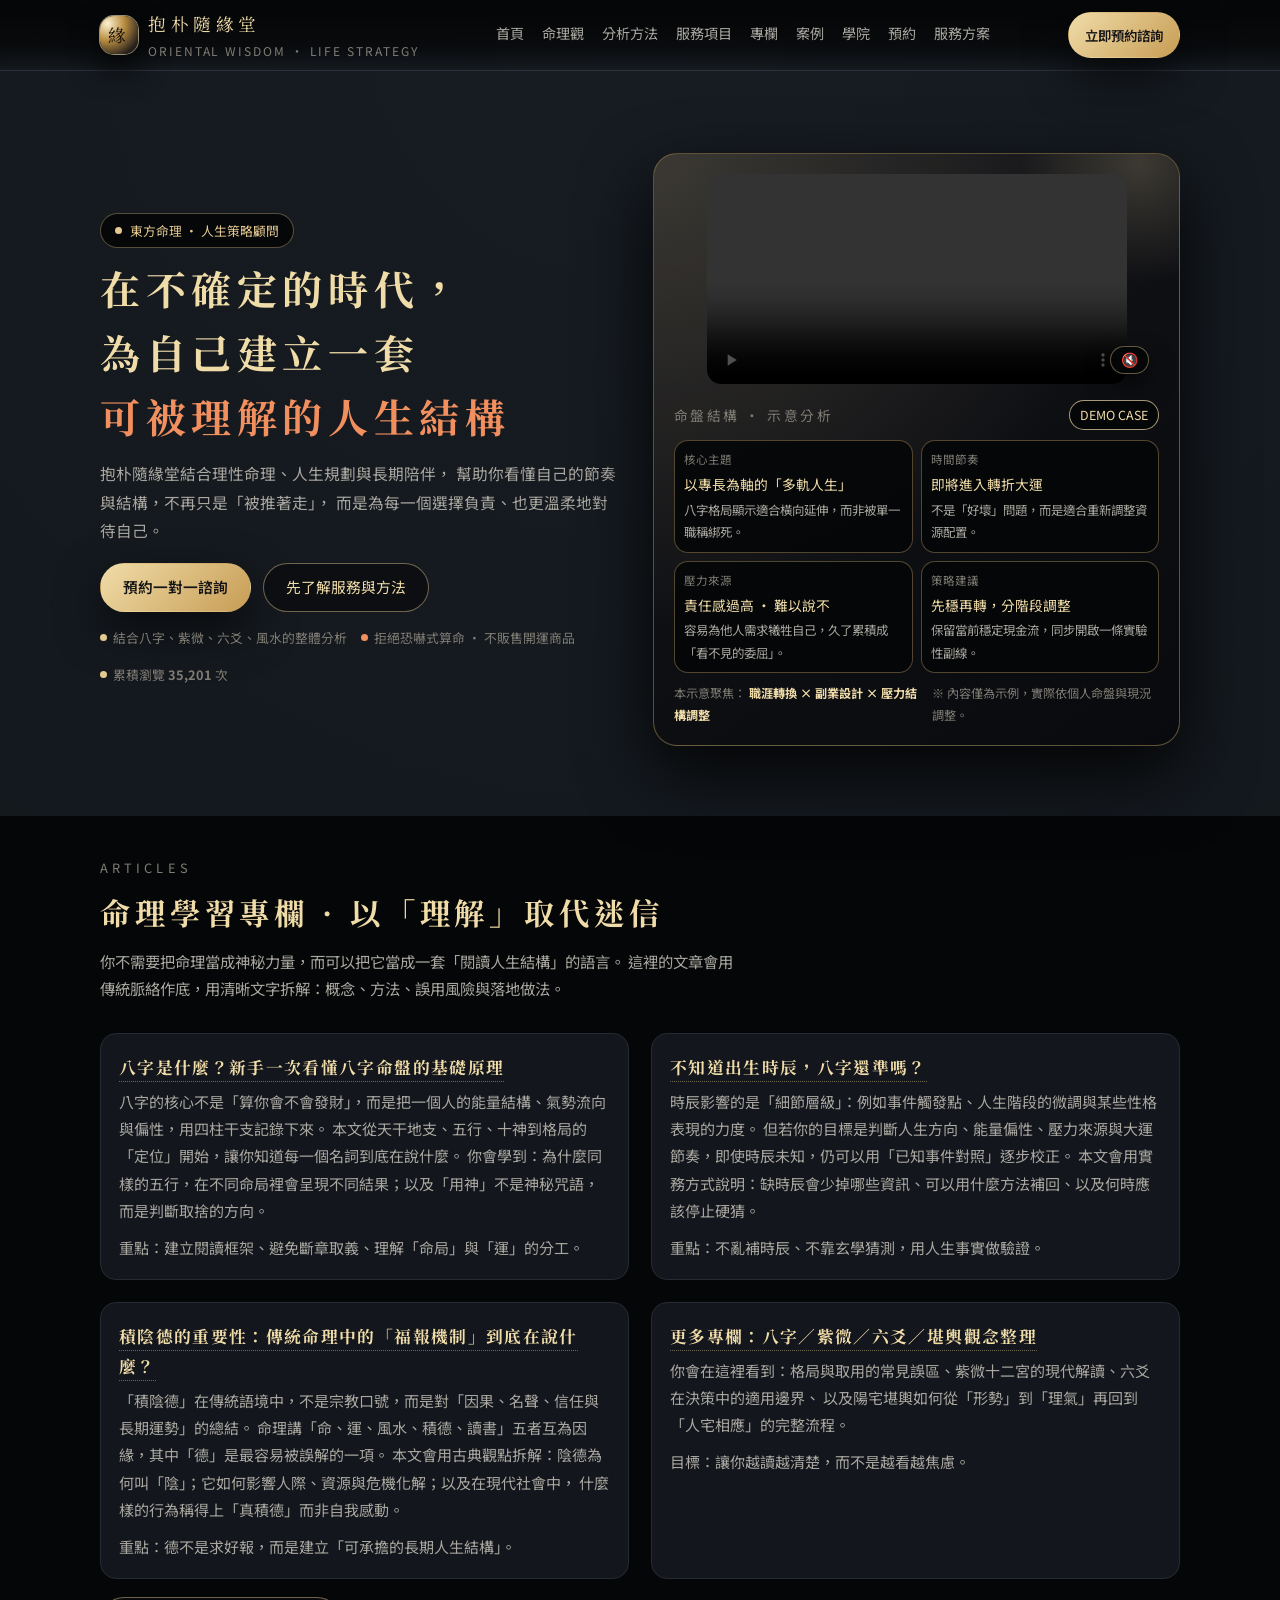
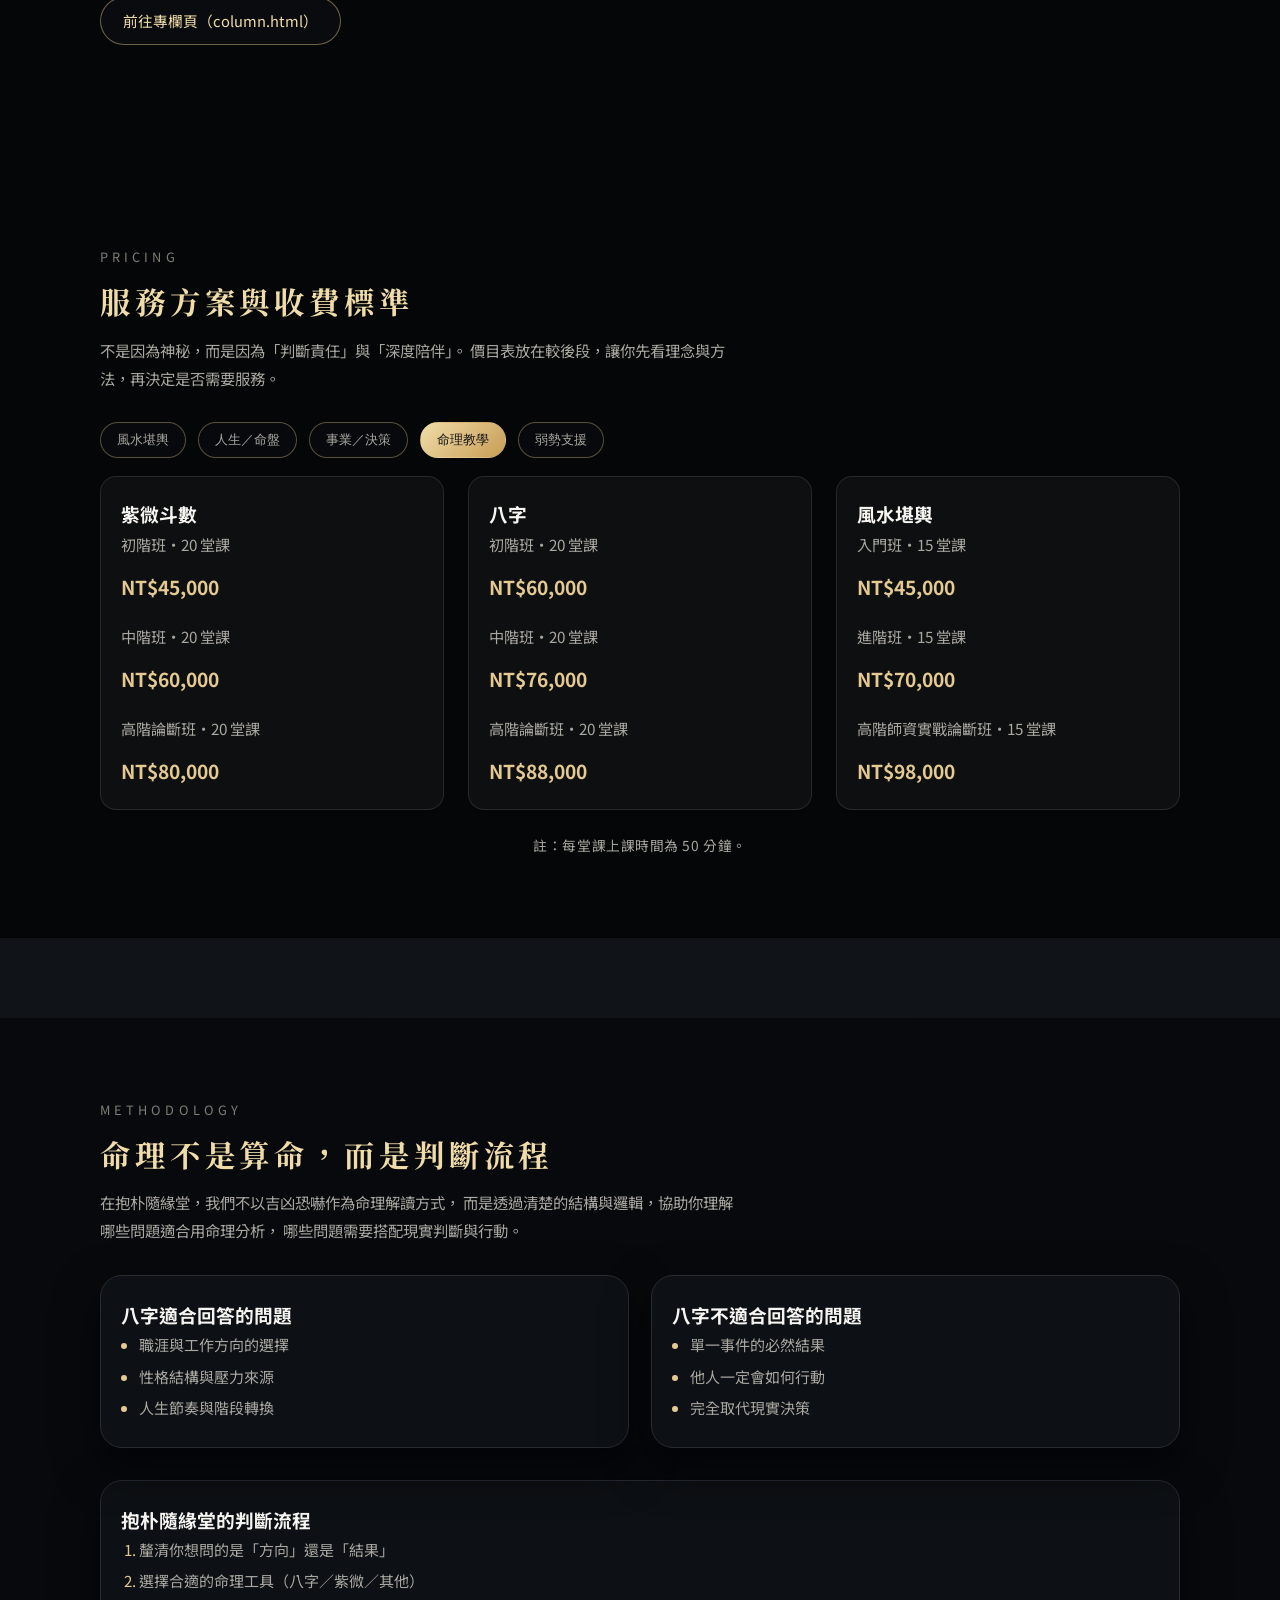
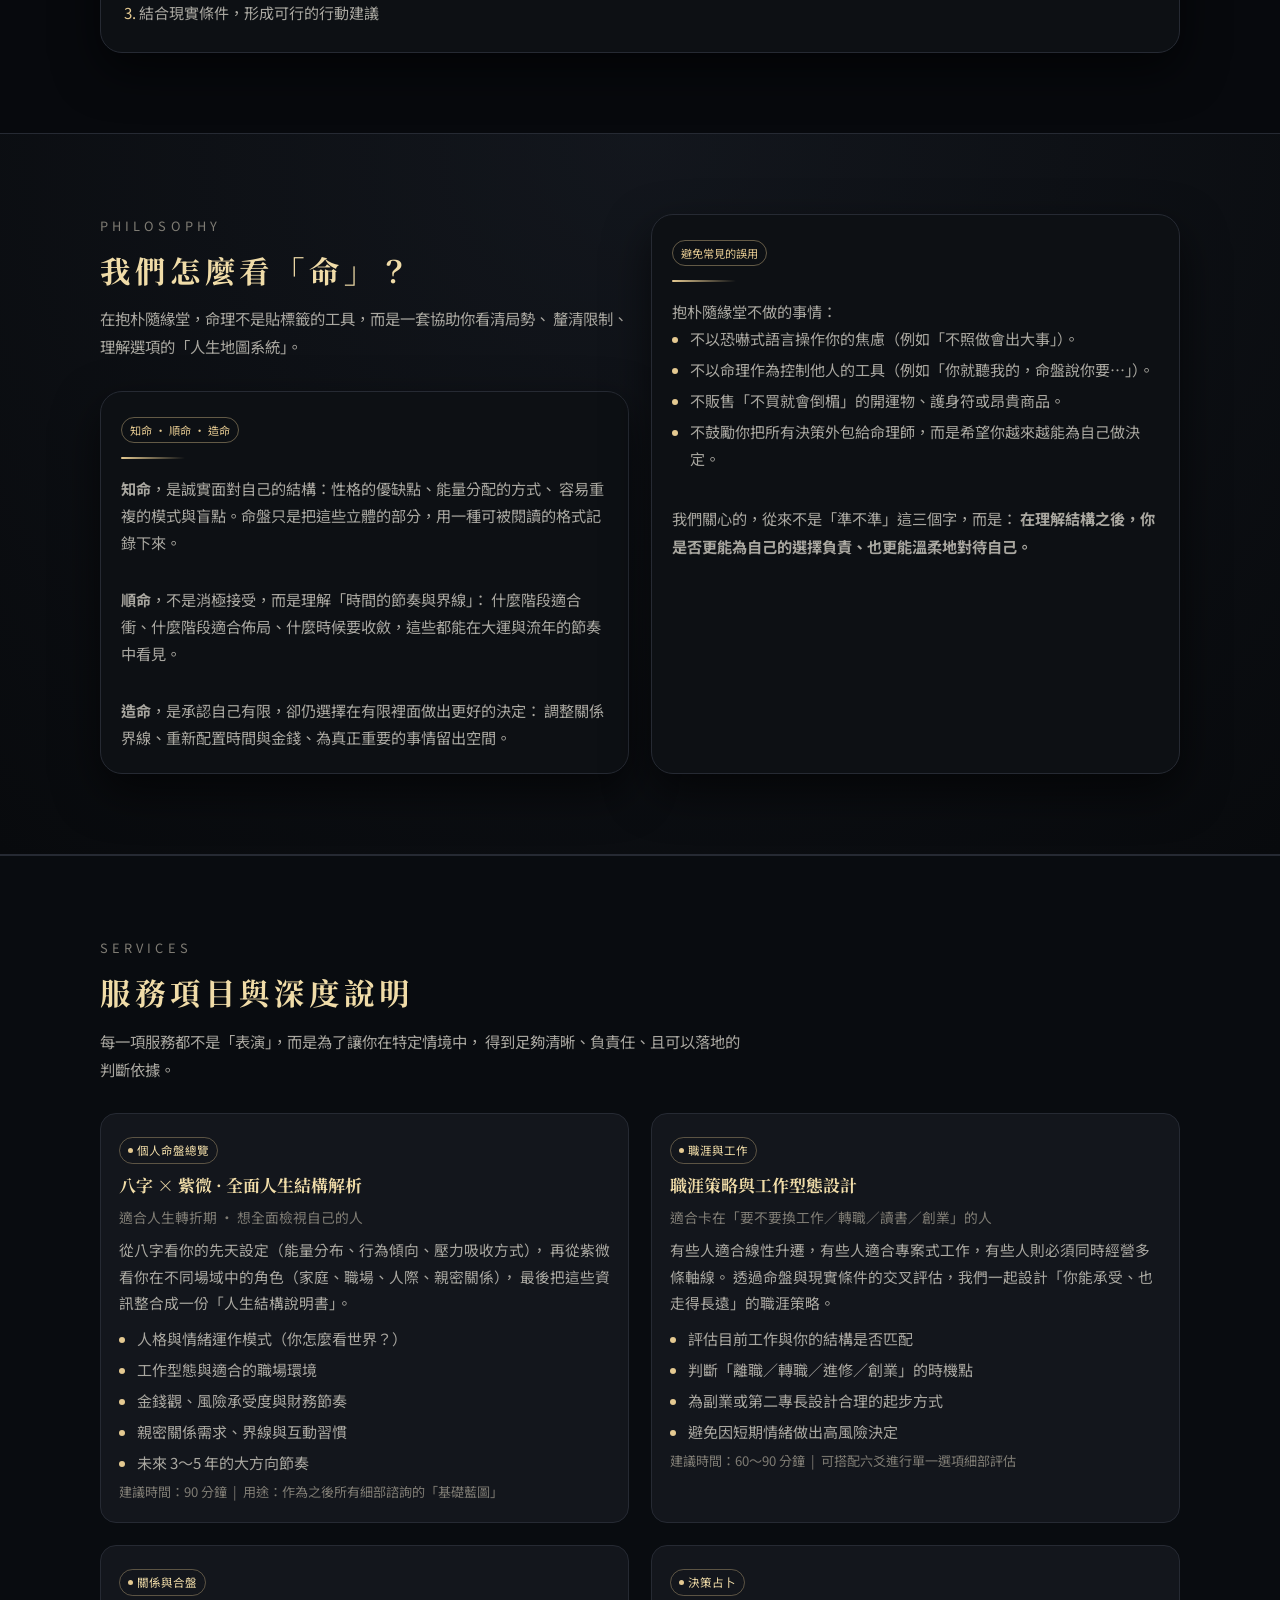
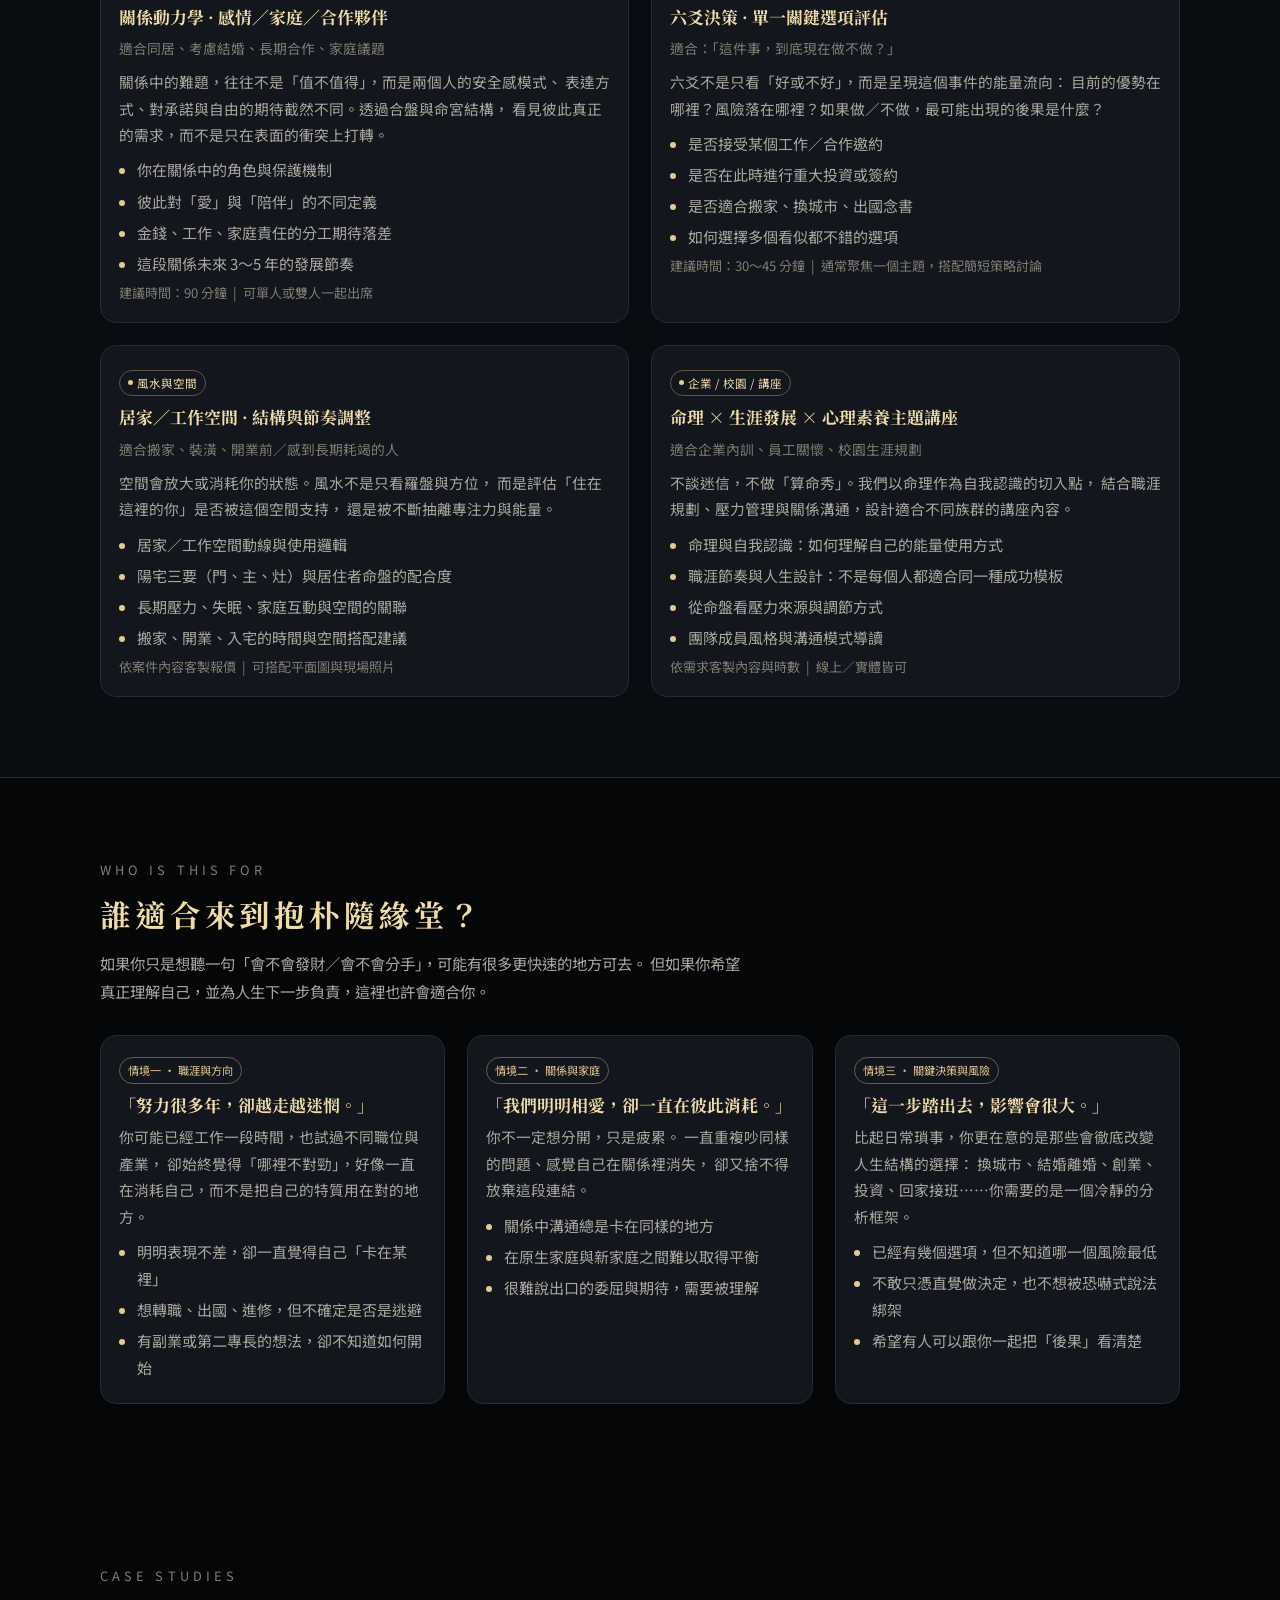
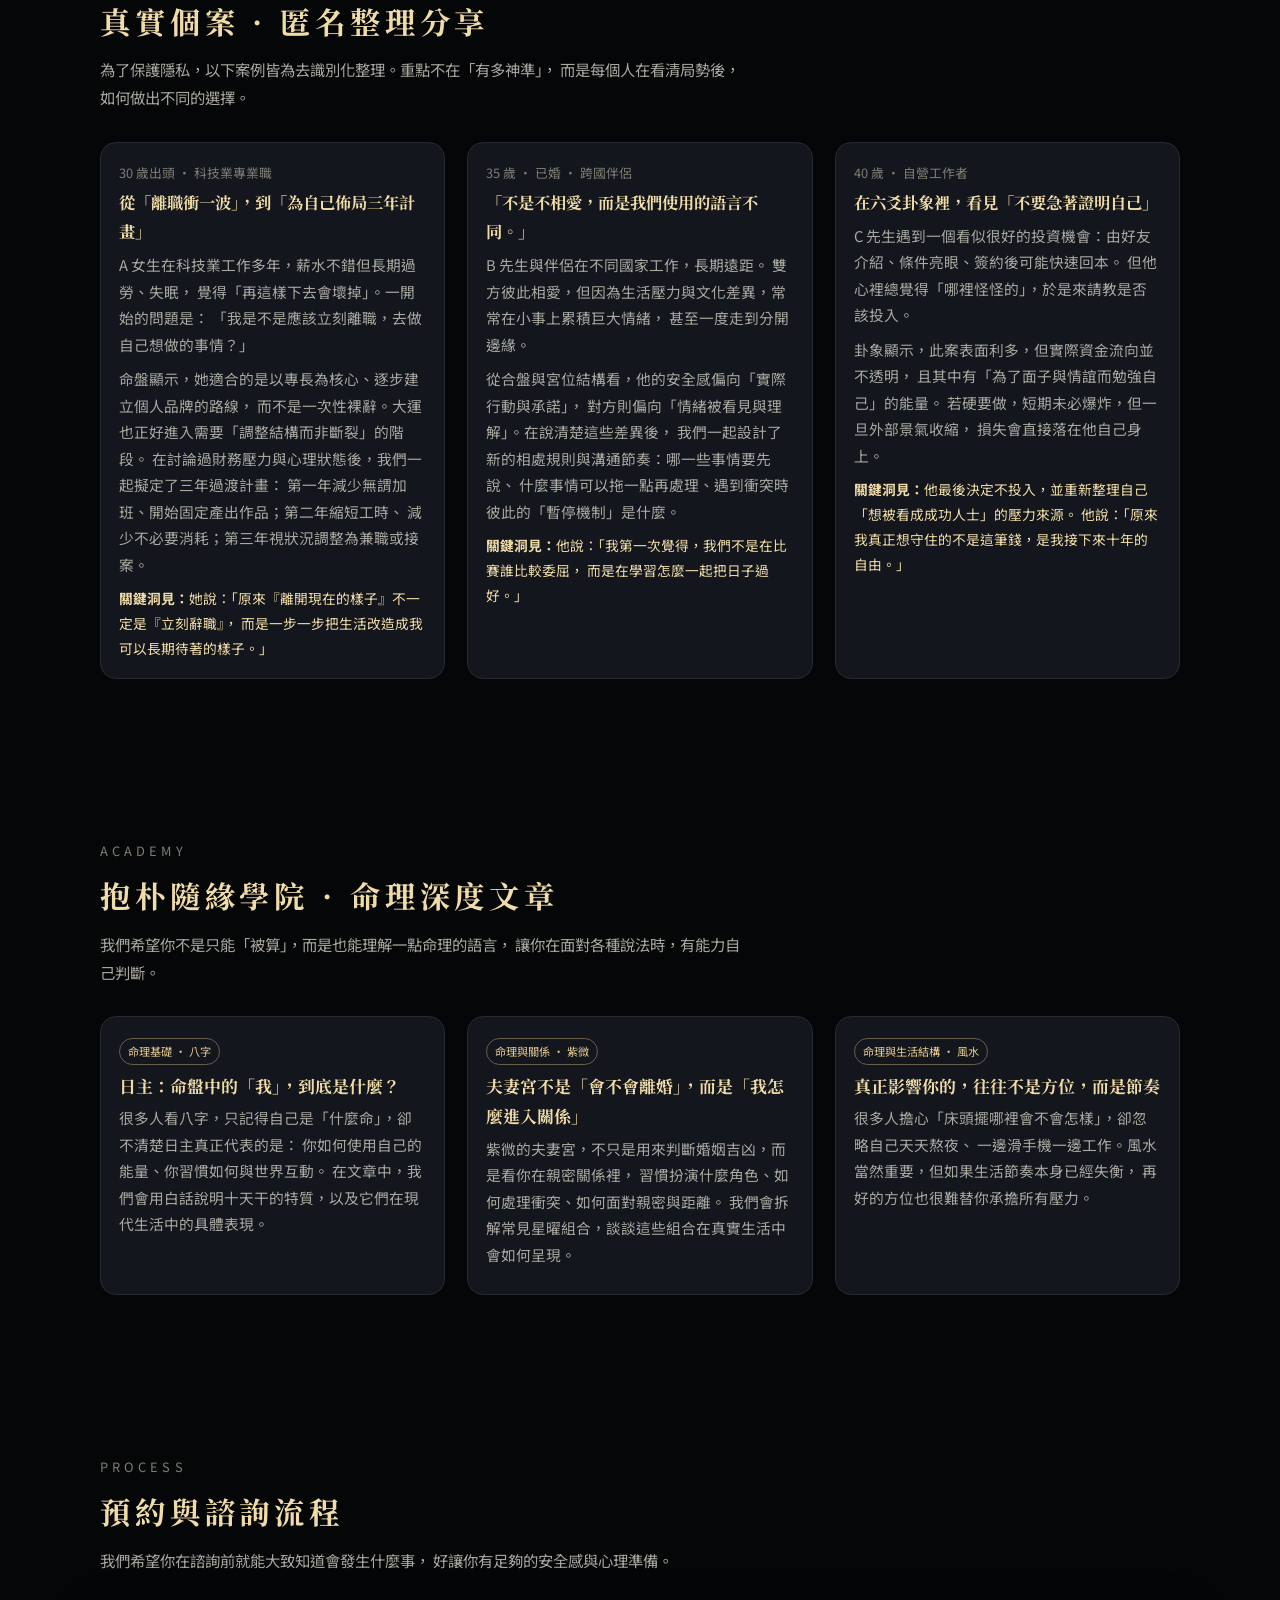
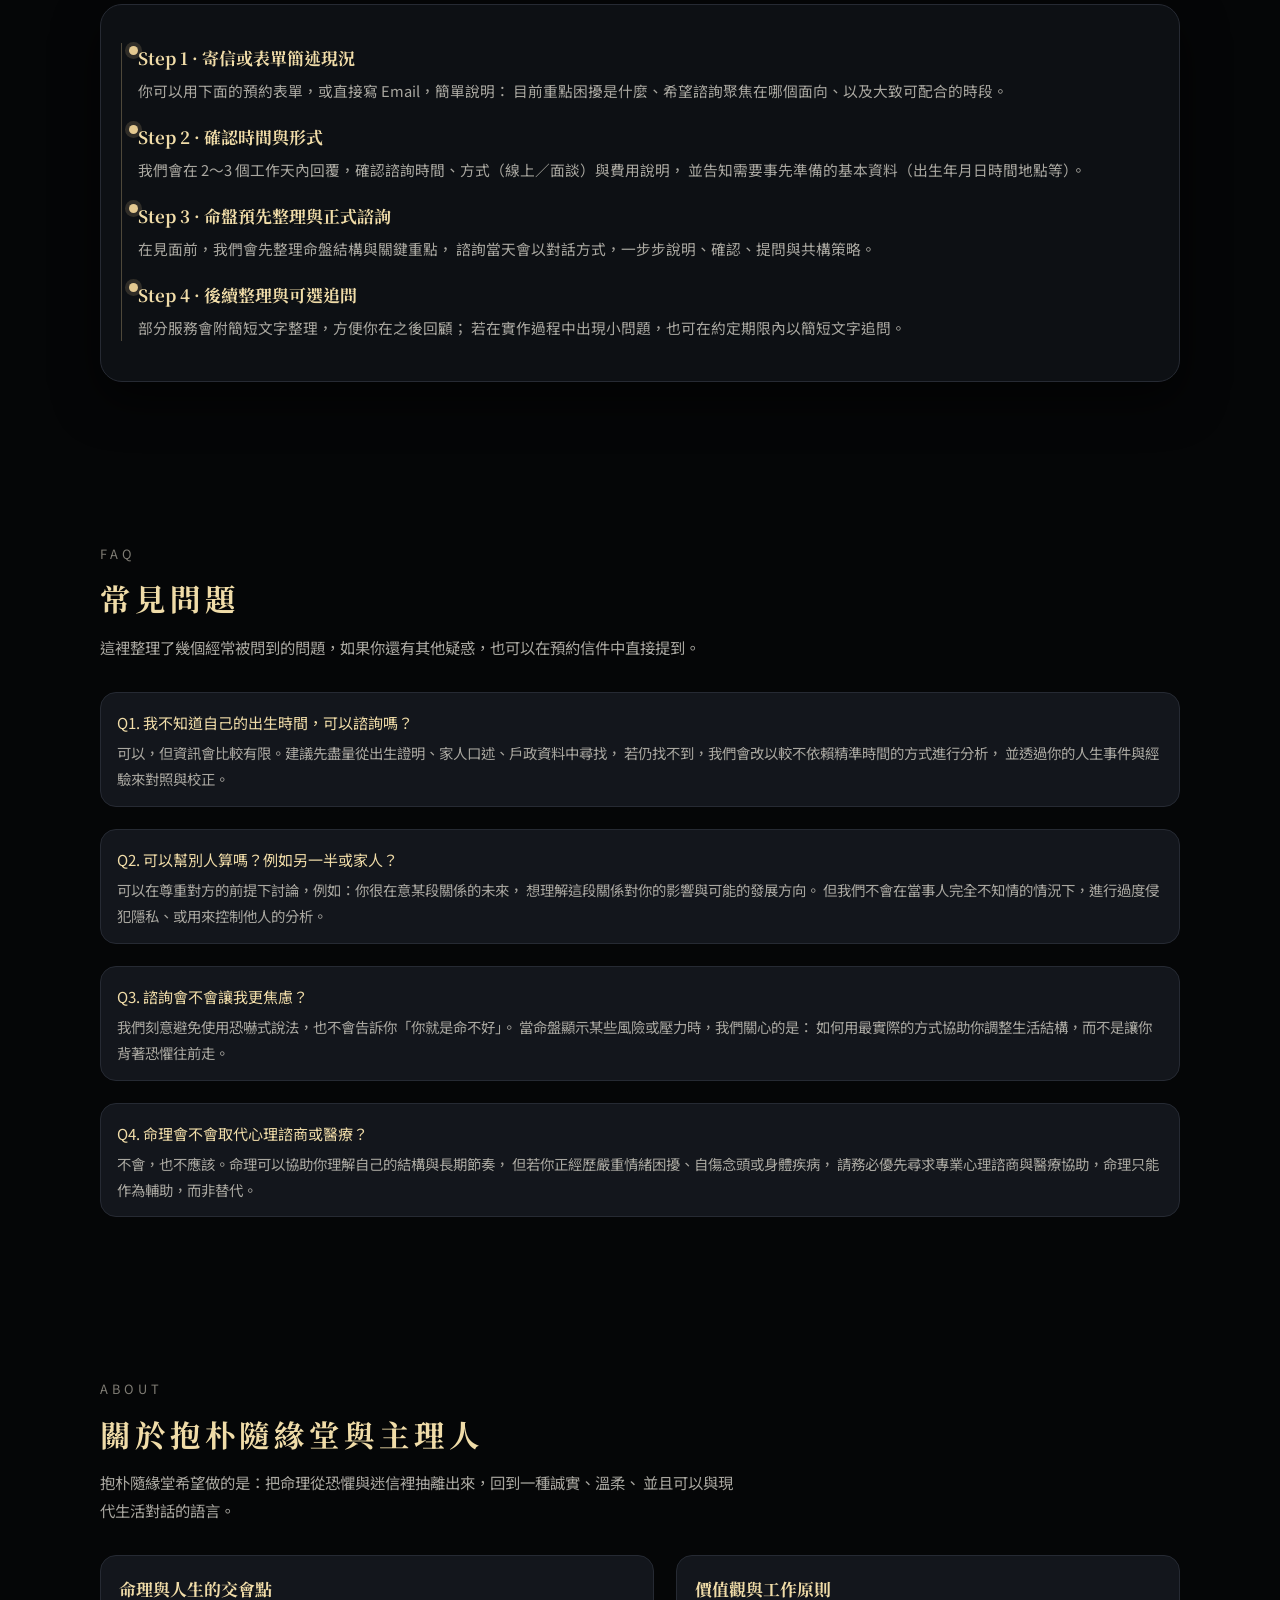
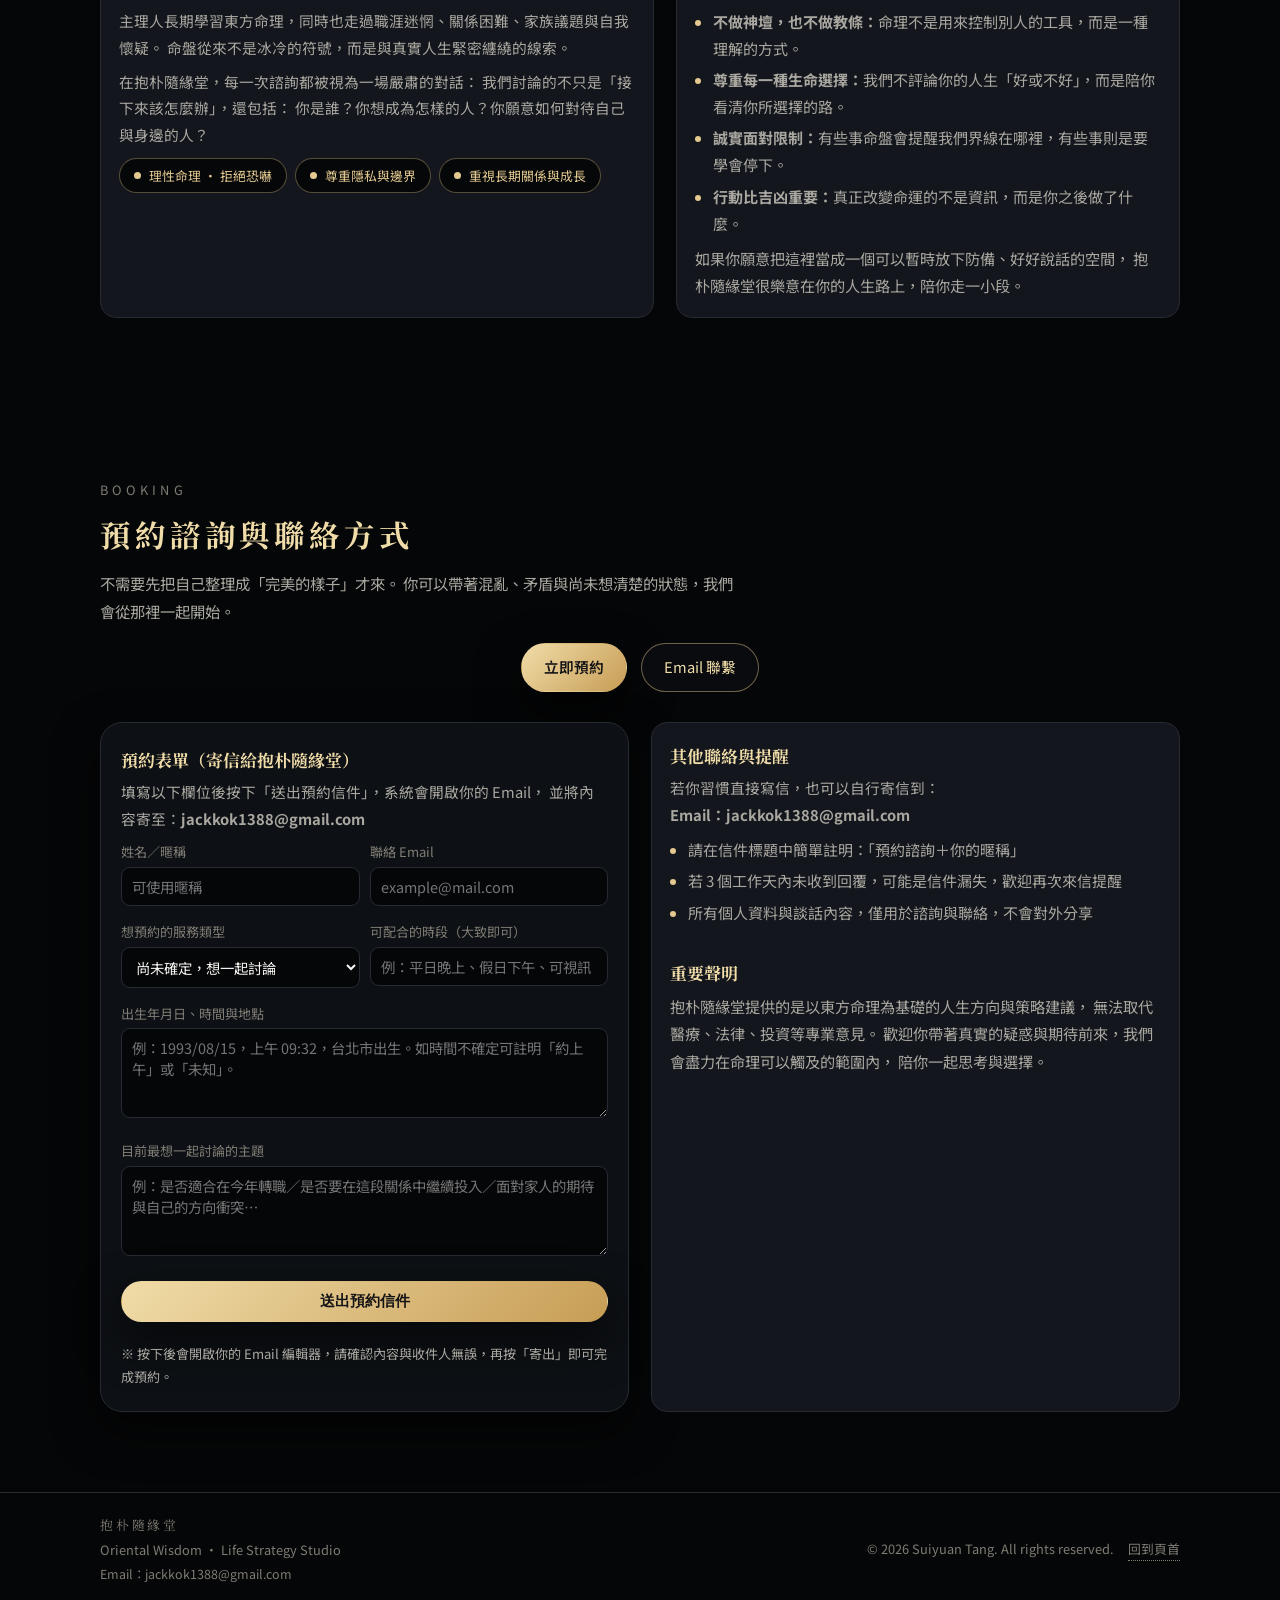
<file: index.html>
<!DOCTYPE html>
<html lang="zh-Hant">
<head>
  <meta charset="utf-8" />
  <meta name="viewport" content="width=device-width, initial-scale=1" />

  <title>抱朴隨緣堂｜八字分析・紫微斗數・風水命理全解析平台</title>

  <meta name="description"
    content="抱朴隨緣堂提供八字、紫微斗數、六爻、風水、面相、皇極經世等命理分析與學習內容，包含免費排盤、命理百科與實例解析，打造專業且易懂的命理探索平台。" />

  <link rel="canonical" href="https://artisticmagpkj54-oss.github.io/suiyuantang-mvp/" />
  <meta name="robots" content="index, follow" />

  <!-- Open Graph（LINE / FB） -->
  <meta property="og:type" content="website" />
  <meta property="og:title" content="抱朴隨緣堂｜八字・紫微斗數・風水命理平台" />
  <meta property="og:description" content="結合東方命理與現代思維，提供八字、紫微斗數、六爻、風水等完整分析與學習內容。" />
  <meta property="og:image" content="https://artisticmagpkj54-oss.github.io/suiyuantang-mvp/og.jpg" />
  <meta property="og:url" content="https://artisticmagpkj54-oss.github.io/suiyuantang-mvp/" />

  <link href="https://fonts.googleapis.com/css2?family=Noto+Sans+TC:wght@300;400;500;700&family=Noto+Serif+TC:wght@400;600;700&display=swap" rel="stylesheet"/>

  <style>
    :root {
      --bg-body: #050607;
      --bg-surface: #0d1014;
      --bg-soft: #13161c;
      --bg-soft-alt: #151922;
      --border-subtle: #262a33;
      --primary: #e4c991;          /* 金色 */
      --primary-soft: rgba(228,201,145,0.18);
      --primary-strong: #f0dca8;
      --accent: #f28f5e;           /* 暖橘 */
      --danger: #ff6b6b;
      --text-main: #f6f5f1;
      --text-muted: #a9a7a0;
      --text-soft: #7f7c74;
      --max-width: 1120px;
      --radius-lg: 22px;
      --radius-md: 16px;
      --radius-sm: 10px;
      --radius-pill: 999px;
      --shadow-strong: 0 28px 70px rgba(0, 0, 0, 0.85);
      --shadow-soft: 0 18px 45px rgba(0,0,0,0.6);
    }

    *, *::before, *::after { box-sizing: border-box; margin: 0; padding: 0; }
    body{
      font-family:'Noto Sans TC',system-ui,-apple-system,BlinkMacSystemFont,sans-serif;
      background: radial-gradient(circle at top,#171c22 0,#050607 58%), #050607;
      color:var(--text-main);
      line-height:1.8;
      -webkit-font-smoothing:antialiased;
    }
    img{ max-width:100%; display:block; }
    a{ color:inherit; text-decoration:none; }

    .container{ max-width:var(--max-width); margin:0 auto; padding:0 20px; }
    section{ padding:80px 0; }

    .section-header{ margin-bottom:30px; }
    .section-label{
      font-size:.8rem; letter-spacing:.32em; text-transform:uppercase;
      color:var(--text-soft); margin-bottom:6px;
    }
    .section-title{
      font-family:'Noto Serif TC',serif;
      font-size:1.9rem; letter-spacing:.16em;
      color:var(--primary-strong); margin-bottom:8px;
    }
    .section-subtitle{ font-size:.96rem; color:var(--text-muted); max-width:640px; }

    .pill{
      display:inline-flex; align-items:center; gap:8px;
      padding:5px 14px; border-radius:var(--radius-pill);
      border:1px solid rgba(228,201,145,0.36);
      background:rgba(5,6,7,0.9);
      color:var(--primary); font-size:.8rem;
    }
    .pill-dot{ width:7px; height:7px; border-radius:999px; background:var(--primary); }

    .btn{
      display:inline-flex; align-items:center; justify-content:center;
      padding:10px 22px; border-radius:var(--radius-pill);
      border:1px solid transparent;
      font-size:.92rem; cursor:pointer;
      transition:all .18s ease;
      white-space:nowrap;
    }
    .btn-primary{
      background:linear-gradient(135deg,#f0dca8,#c79d55);
      color:#141315; box-shadow:var(--shadow-soft);
      font-weight:600;
    }
    .btn-primary:hover{ transform:translateY(-1px); box-shadow:0 24px 60px rgba(0,0,0,0.8); }
    .btn-outline{
      border-color:rgba(228,201,145,0.46);
      color:var(--primary-strong);
      background:rgba(11,13,17,0.85);
    }
    .btn-outline:hover{ background:rgba(23,26,33,0.95); box-shadow:0 18px 38px rgba(0,0,0,0.7); transform:translateY(-1px); }

    .grid{ display:grid; gap:22px; }
    @media (min-width:900px){
      .grid-2{ grid-template-columns:repeat(2,minmax(0,1fr)); }
      .grid-3{ grid-template-columns:repeat(3,minmax(0,1fr)); }
    }

    .card{
      background:var(--bg-surface);
      border-radius:var(--radius-lg);
      border:1px solid var(--border-subtle);
      box-shadow:var(--shadow-soft);
      padding:22px 20px;
    }
    .card-soft{
      background:var(--bg-soft);
      border-radius:var(--radius-md);
      border:1px solid var(--border-subtle);
      padding:18px 18px;
    }
    .muted{ color:var(--text-muted); font-size:.95rem; }
    .badge{
      display:inline-flex; align-items:center;
      padding:2px 8px; border-radius:var(--radius-pill);
      border:1px solid rgba(228,201,145,0.4);
      font-size:.7rem; color:var(--primary);
    }
    .divider{
      width:64px; height:2px; border-radius:999px;
      background:linear-gradient(90deg,var(--primary),transparent);
      margin:14px 0 16px;
    }

    /* Header */
    header{
      position:sticky; top:0; z-index:40;
      backdrop-filter:blur(18px);
      background:linear-gradient(to bottom,rgba(5,6,7,0.96),rgba(5,6,7,0.92),rgba(5,6,7,0.75),transparent);
      border-bottom:1px solid rgba(62,67,80,0.7);
    }
    .nav{ height:70px; display:flex; align-items:center; justify-content:space-between; }
    .nav-left{ display:flex; align-items:center; gap:10px; }
    .logo-mark{
      width:38px; height:38px; border-radius:14px;
      background:radial-gradient(circle at 20% 20%,#fdf1cf,#b68b3f 40%,#27211e 80%);
      display:flex; align-items:center; justify-content:center;
      box-shadow:0 0 0 1px rgba(247,234,190,0.6), 0 14px 30px rgba(0,0,0,0.9);
      font-family:'Noto Serif TC',serif;
      letter-spacing:.22em; font-size:1.1rem;
      color:#15120f;
    }
    .logo-block-main{ font-family:'Noto Serif TC',serif; font-size:1.1rem; letter-spacing:.26em; color:var(--primary-strong); }
    .logo-block-sub{ font-size:.75rem; letter-spacing:.16em; text-transform:uppercase; color:var(--text-soft); }

    .nav-links{ display:none; align-items:center; gap:18px; font-size:.88rem; color:var(--text-muted); }
    .nav-links a{ position:relative; padding-bottom:2px; }
    .nav-links a::after{
      content:''; position:absolute; left:0; bottom:0; width:0; height:2px; border-radius:999px;
      background:linear-gradient(90deg,var(--primary),transparent);
      transition:width .2s ease;
    }
    .nav-links a:hover::after{ width:100%; }

    .nav-cta{ display:none; align-items:center; gap:10px; }
    .nav-toggle{ border:none; background:transparent; display:flex; flex-direction:column; gap:4px; cursor:pointer; }
    .nav-toggle span{ width:20px; height:2px; border-radius:999px; background:var(--primary); }
    @media (min-width:960px){
      .nav-links{ display:flex; }
      .nav-cta{ display:flex; }
      .nav-toggle{ display:none; }
    }

    .mobile-menu{
      display:none; position:fixed; inset:70px 0 0 0;
      background:rgba(5,6,7,0.98);
      border-top:1px solid rgba(62,67,80,0.7);
      padding:18px 20px 26px;
      z-index:35;
    }
    .mobile-menu.open{ display:block; }
    .mobile-menu ul{
      list-style:none; display:flex; flex-direction:column; gap:14px;
      font-size:.95rem; color:var(--text-main);
      margin-bottom:14px;
    }

    /* Hero */
    #hero{ padding-top:82px; padding-bottom:70px; }
    .hero-inner{ display:grid; gap:26px; align-items:center; }
    @media (min-width:960px){ .hero-inner{ grid-template-columns:1fr 1fr; } }
    .hero-kicker{ margin-bottom:8px; }
    .hero-title{
      font-family:'Noto Serif TC',serif;
      font-size:2.5rem; line-height:1.6; letter-spacing:.14em;
      color:var(--primary-strong);
      margin-bottom:12px;
    }
    .hero-title span{ color:var(--accent); }
    .hero-lead{ font-size:.98rem; color:var(--text-muted); max-width:520px; margin-bottom:18px; }
    .hero-actions{ display:flex; flex-wrap:wrap; gap:12px; margin-bottom:14px; }
    .hero-meta{ display:flex; flex-wrap:wrap; gap:14px; font-size:.8rem; color:var(--text-soft); }
    .hero-meta-item{ display:inline-flex; align-items:center; gap:6px; }
    .hero-dot{ width:7px; height:7px; border-radius:999px; background:var(--primary); }

    .hero-card{
      position:relative;
      padding:20px 20px 18px;
      border-radius:24px;
      background:
        radial-gradient(circle at top left, rgba(240,220,168,0.18), transparent 60%),
        linear-gradient(145deg, #14151a, #090a0d);
      border:1px solid rgba(129,110,70,0.7);
      box-shadow:var(--shadow-strong);
      overflow:hidden;
    }
    .hero-card::before{
      content:''; position:absolute; width:260px; height:260px; border-radius:50%;
      background:radial-gradient(circle, rgba(240,220,168,0.4), transparent 65%);
      top:-120px; right:-90px; opacity:.5; pointer-events:none;
    }
    .hero-card-inner{ position:relative; z-index:1; }
    .hero-card-header{ display:flex; justify-content:space-between; align-items:center; margin-bottom:10px; }
    .hero-card-title{ font-size:.86rem; letter-spacing:.18em; text-transform:uppercase; color:var(--text-soft); }
    .hero-chip{
      font-size:.78rem; padding:3px 10px; border-radius:999px;
      border:1px solid rgba(240,220,168,0.7);
      color:var(--primary-strong);
      background:rgba(5,6,7,0.9);
    }
    .hero-grid{ display:grid; grid-template-columns:repeat(2,minmax(0,1fr)); gap:8px; margin-bottom:10px; }
    .hero-slab{
      border-radius:14px;
      border:1px solid rgba(92,78,52,0.9);
      background:rgba(5,6,7,0.9);
      padding:8px 9px;
    }
    .hero-slab-label{ font-size:.72rem; color:var(--text-soft); margin-bottom:2px; }
    .hero-slab-value{ font-size:.86rem; color:var(--primary-strong); margin-bottom:2px; }
    .hero-slab-desc{ font-size:.78rem; color:var(--text-muted); }
    .hero-card-footer{
      display:flex; justify-content:space-between; align-items:center;
      font-size:.76rem; color:var(--text-soft);
      gap:10px;
    }
    .hero-card-footer strong{ color:var(--primary-strong); }

    /* Section backgrounds */
    #philosophy{
      background: radial-gradient(circle at top, rgba(21,25,33,0.7), rgba(8,10,13,1));
      border-top:1px solid var(--border-subtle);
      border-bottom:1px solid var(--border-subtle);
    }
    #methodology{ background:#07090d; }
    #services{
      background:#090c10;
      border-top:1px solid var(--border-subtle);
      border-bottom:1px solid var(--border-subtle);
    }
    #who, #academy, #cases, #process, #faq, #about, #booking, #articles, #pricing{ background:#050607; }

    .list{ padding-left:1.2em; color:var(--text-muted); font-size:.94rem; }
    .list li{ margin-bottom:4px; }
    .list li::marker{ color:var(--primary); }

    .tag{
      display:inline-flex; align-items:center;
      padding:2px 8px; border-radius:var(--radius-pill);
      border:1px solid rgba(228,201,145,0.35);
      font-size:.72rem; color:var(--primary-strong);
      margin-right:6px; margin-bottom:6px;
    }
    .tag-dot{ width:5px; height:5px; background:var(--primary); border-radius:999px; margin-right:4px; }
    .service-title{ font-family:'Noto Serif TC',serif; font-size:1.06rem; margin-bottom:4px; color:var(--primary-strong); }
    .service-sub{ font-size:.86rem; color:var(--text-soft); margin-bottom:8px; }
    .service-body{ font-size:.92rem; color:var(--text-muted); margin-bottom:8px; }
    .service-meta{ font-size:.82rem; color:var(--text-soft); margin-top:4px; }

    .case-title{ font-family:'Noto Serif TC',serif; font-size:1.02rem; margin-bottom:6px; color:var(--primary-strong); }
    .case-label{ font-size:.8rem; color:var(--text-soft); margin-bottom:4px; }
    .case-body{ font-size:.92rem; color:var(--text-muted); margin-bottom:8px; }
    .case-insight{ font-size:.86rem; color:var(--primary-strong); }

    .pill-row{ display:flex; flex-wrap:wrap; gap:8px; margin-top:10px; }

    .timeline{ border-left:1px solid rgba(228,201,145,0.3); padding-left:16px; margin-top:16px; }
    .timeline-step{ margin-bottom:18px; position:relative; }
    .timeline-step::before{
      content:''; position:absolute; left:-9px; top:3px;
      width:9px; height:9px; border-radius:999px;
      background:var(--primary);
      box-shadow:0 0 0 4px rgba(228,201,145,0.16);
    }

    .faq-item{ padding:16px 16px 14px; border-radius:var(--radius-md); border:1px solid var(--border-subtle); background:var(--bg-soft); }
    .faq-q{ font-size:.94rem; color:var(--primary-strong); margin-bottom:4px; }
    .faq-a{ font-size:.9rem; color:var(--text-muted); }

    .about-grid{ display:grid; gap:22px; }
    @media (min-width:860px){ .about-grid{ grid-template-columns:minmax(0,1.1fr) minmax(0,1fr); } }

    .cta-row{ display:flex; gap:14px; justify-content:center; flex-wrap:wrap; margin:18px 0 0; }
    .booking-form{ display:grid; gap:14px; font-size:.9rem; color:var(--text-muted); }
    .form-row{ display:grid; gap:10px; }
    @media (min-width:720px){ .form-row{ grid-template-columns:repeat(2,minmax(0,1fr)); } }
    .form-field label{ display:block; font-size:.82rem; color:var(--text-soft); margin-bottom:3px; }
    .form-input, .form-textarea, .form-select{
      width:100%;
      border-radius:9px;
      border:1px solid var(--border-subtle);
      background:#050608;
      padding:8px 10px;
      color:var(--text-main);
      font-family:inherit;
      font-size:.9rem;
      outline:none;
      transition:border-color .16s ease, box-shadow .16s ease, background .16s ease;
    }
    .form-input:focus, .form-textarea:focus, .form-select:focus{
      border-color:var(--primary);
      box-shadow:0 0 0 1px rgba(228,201,145,0.5);
      background:#070a0e;
    }
    .form-textarea{ min-height:90px; resize:vertical; }

    footer{
      border-top:1px solid var(--border-subtle);
      background:#050607;
      padding:20px 0 26px;
      font-size:.8rem;
      color:var(--text-soft);
    }
    .footer-inner{ display:flex; flex-direction:column; gap:8px; }
    @media (min-width:780px){ .footer-inner{ flex-direction:row; justify-content:space-between; align-items:center; } }
    .footer-brand{ display:flex; flex-direction:column; gap:2px; }
    .footer-links{ display:flex; flex-wrap:wrap; gap:14px; }
    .footer-links a{ border-bottom:1px dotted rgba(161,155,140,0.8); font-size:.8rem; }

    html{ scroll-behavior:smooth; }

    /* Pricing tabs */
    .pricing-tabs{ display:flex; gap:12px; margin:18px 0 0; flex-wrap:wrap; }
    .tab-btn{
      padding:8px 16px;
      border-radius:999px;
      border:1px solid rgba(228,201,145,0.36);
      background:rgba(11,13,17,0.6);
      color:var(--text-muted);
      cursor:pointer;
      transition:all .16s ease;
    }
    .tab-btn:hover{ transform:translateY(-1px); background:rgba(23,26,33,0.75); }
    .tab-btn.active{
      background:linear-gradient(135deg,#f0dca8,#c79d55);
      color:#141315;
      border-color:transparent;
    }

    .pricing-group{ display:none; gap:24px; margin-top:18px; position:relative; }
    .pricing-group.active{ display:grid; grid-template-columns:repeat(auto-fit, minmax(240px,1fr)); }
    #teaching{ padding-bottom:48px; }
    .price-card{
      background:rgba(255,255,255,0.04);
      border:1px solid rgba(255,255,255,0.1);
      padding:20px;
      border-radius:16px;
    }
    .price-card strong{ display:block; margin-top:12px; font-size:1.2rem; color:var(--primary); }
    .price-card.charity{ border-style:dashed; opacity:.9; }
    .pricing-note{
      position:absolute;
      right:0;
      bottom:0;
      left:0;
      margin:0;
      text-align:center;
      color:var(--text-muted);
      font-size:.86rem;
      letter-spacing:.04em;
    }

    /* Hero video */
    .hero-video-wrap{
      display:flex;
      justify-content:center;
      align-items:center;
      position:relative;
      width:100%;
    }
    .hero-video{
      width:100%;
      max-width:420px;
      border-radius:14px;
      display:block;
      margin:0 auto; /* 修正偏右 */
      outline: none;
    }
    .video-sound-btn{
      position:absolute;
      right:10px;
      bottom:10px;
      border:1px solid rgba(228,201,145,0.42);
      background:rgba(5,6,7,0.88);
      color:var(--primary-strong);
      border-radius:999px;
      padding:6px 10px;
      cursor:pointer;
      font-size:14px;
      line-height:1;
      box-shadow:0 12px 24px rgba(0,0,0,0.6);
      user-select:none;
    }
    .video-sound-btn:hover{ transform:translateY(-1px); }

    /* Articles (專欄) */
    .article-list{ display:grid; gap:16px; margin-top:18px; }
    .article-item h3{ font-family:'Noto Serif TC',serif; letter-spacing:.08em; color:var(--primary-strong); font-size:1.05rem; margin-bottom:6px; }
    .article-item p{ color:var(--text-muted); font-size:.94rem; }
    .article-item a{ border-bottom:1px dotted rgba(228,201,145,0.45); padding-bottom:2px; }
  </style>
</head>

<body>
  <!-- SEO Hidden H1 -->
  <section style="position:absolute;left:-9999px;top:-9999px;height:1px;width:1px;overflow:hidden;">
    <h1>抱朴隨緣堂 東方命理人生策略顧問</h1>
    <p>
      抱朴隨緣堂專注於八字命理、紫微斗數、六爻占卜與風水分析，
      提供人生方向、職涯選擇、感情關係與重大決策的命理顧問服務。
      不以恐嚇、不販售迷信商品，而是協助你在理解結構後做出負責任的選擇。
    </p>
  </section>

  <!-- ===================== Header ===================== -->
  <header>
    <div class="container">
      <nav class="nav">
        <div class="nav-left">
          <div class="logo-mark">緣</div>
          <div>
            <div class="logo-block-main">抱朴隨緣堂</div>
            <div class="logo-block-sub">ORIENTAL WISDOM · LIFE STRATEGY</div>
          </div>
        </div>

        <div class="nav-links">
          <a href="#hero">首頁</a>
          <a href="#philosophy">命理觀</a>
          <a href="#methodology">分析方法</a>
          <a href="#services">服務項目</a>
          <a href="column.html">專欄</a>
          <a href="#cases">案例</a>
          <a href="#academy">學院</a>
          <a href="#booking">預約</a>
          <a href="#pricing">服務方案</a>
        </div>

        <div class="nav-cta">
          <a
            href="mailto:jackkok1388@gmail.com?subject=%E9%9A%A8%E7%B7%A3%E5%A0%82%E9%A0%90%E7%B4%84%E8%AB%AE%E8%A9%A2&body=%E6%82%A8%E5%A5%BD%EF%BC%8C%E6%83%B3%E9%A0%90%E7%B4%84%E9%9A%A8%E7%B7%A3%E5%A0%82%E5%91%BD%E7%90%86%E8%AB%AE%E8%A9%A2%E3%80%82%0A%0A%E5%A7%93%E5%90%8D%EF%BC%9A%0A%E5%87%BA%E7%94%9F%E5%B9%B4%E6%9C%88%E6%97%A5%E3%80%81%E6%99%82%E9%96%93%E3%80%81%E5%87%BA%E7%94%9F%E5%9C%B0%EF%BC%9A%0A%E7%9B%AE%E5%89%8D%E6%83%B3%E8%A8%8E%E8%AB%96%E7%9A%84%E4%B8%BB%E9%A1%8C%EF%BC%9A%0A%E5%8F%AF%E9%85%8D%E5%90%88%E7%9A%84%E6%99%82%E6%AE%B5%EF%BC%9A"
            class="btn btn-primary"
            style="font-size:0.84rem;padding-inline:16px;"
          >
            立即預約諮詢
          </a>
        </div>

        <button class="nav-toggle" id="navToggle" aria-label="開啟選單">
          <span></span><span></span><span></span>
        </button>
      </nav>
    </div>

    <div class="mobile-menu" id="mobileMenu">
      <ul>
        <li><a href="#hero">首頁</a></li>
        <li><a href="#philosophy">命理觀</a></li>
        <li><a href="#methodology">分析方法</a></li>
        <li><a href="#services">服務項目</a></li>
        <li><a href="column.html">專欄</a></li>
        <li><a href="#who">適合對象</a></li>
        <li><a href="#cases">案例分享</a></li>
        <li><a href="#academy">抱朴隨緣學院</a></li>
        <li><a href="#booking">預約與聯絡</a></li>
        <li><a href="#pricing">服務方案</a></li>
      </ul>
      <a
        href="mailto:jackkok1388@gmail.com?subject=%E9%9A%A8%E7%B7%A3%E5%A0%82%E9%A0%90%E7%B4%84%E8%AB%AE%E8%A9%A2&body=%E6%82%A8%E5%A5%BD%EF%BC%8C%E6%83%B3%E9%A0%90%E7%B4%84%E9%9A%A8%E7%B7%A3%E5%A0%82%E5%91%BD%E7%90%86%E8%AB%AE%E8%A9%A2%E3%80%82"
        class="btn btn-primary"
        style="width:100%;margin-top:10px;"
      >
        寄信預約
      </a>
    </div>
  </header>

  <!-- ===================== Hero ===================== -->
  <section id="hero">
    <div class="container hero-inner">
      <div>
        <div class="hero-kicker">
          <span class="pill">
            <span class="pill-dot"></span>
            東方命理 · 人生策略顧問
          </span>
        </div>

        <h1 class="hero-title">
          在不確定的時代，<br />
          為自己建立一套<br />
          <span>可被理解的人生結構</span>
        </h1>

        <p class="hero-lead">
          抱朴隨緣堂結合理性命理、人生規劃與長期陪伴，
          幫助你看懂自己的節奏與結構，不再只是「被推著走」，
          而是為每一個選擇負責、也更溫柔地對待自己。
        </p>

        <div class="hero-actions">
          <a
            href="mailto:jackkok1388@gmail.com?subject=%E9%9A%A8%E7%B7%A3%E5%A0%82%E9%A0%90%E7%B4%84%E8%AB%AE%E8%A9%A2&body=%E6%82%A8%E5%A5%BD%EF%BC%8C%E6%83%B3%E9%A0%90%E7%B4%84%E9%9A%A8%E7%B7%A3%E5%A0%82%E5%91%BD%E7%90%86%E8%AB%AE%E8%A9%A2%E3%80%82%0A%0A%E5%A7%93%E5%90%8D%EF%BC%9A%0A%E5%87%BA%E7%94%9F%E5%B9%B4%E6%9C%88%E6%97%A5%E3%80%81%E6%99%82%E9%96%93%E3%80%81%E5%87%BA%E7%94%9F%E5%9C%B0%EF%BC%9A%0A%E7%9B%AE%E5%89%8D%E6%83%B3%E8%A8%8E%E8%AB%96%E7%9A%84%E4%B8%BB%E9%A1%8C%EF%BC%9A%0A%E5%8F%AF%E9%85%8D%E5%90%88%E7%9A%84%E6%99%82%E6%AE%B5%EF%BC%9A"
            class="btn btn-primary"
          >
            預約一對一諮詢
          </a>
          <a href="#services" class="btn btn-outline">先了解服務與方法</a>
        </div>

        <div class="hero-meta">
          <div class="hero-meta-item">
            <span class="hero-dot"></span>
            <span>結合八字、紫微、六爻、風水的整體分析</span>
          </div>
          <div class="hero-meta-item">
            <span class="hero-dot" style="background:var(--accent);"></span>
            <span>拒絕恐嚇式算命 · 不販售開運商品</span>
          </div>
          <div class="hero-meta-item">
            <span class="hero-dot"></span>
            <span>累積瀏覽 <strong id="visitorCount">35,201</strong> 次</span>
          </div>
        </div>
      </div>

      <aside class="hero-card" aria-label="命盤分析示意">
        <div class="hero-card-inner">
          <div style="margin-bottom:16px; text-align:center;">
            <div class="hero-video-wrap">
              <video
                id="heroVideo"
                src="./suiyuantang-intro.mp4.mp4"
                autoplay
                muted
                controls
                playsinline
                preload="auto"
                class="hero-video"
              ></video>
              <button class="video-sound-btn" type="button" onclick="toggleSound(this)" aria-label="切換聲音">
                🔇
              </button>
            </div>
          </div>

          <div class="hero-card-header">
            <div class="hero-card-title">命盤結構 · 示意分析</div>
            <div class="hero-chip">DEMO CASE</div>
          </div>

          <div class="hero-grid">
            <div class="hero-slab">
              <div class="hero-slab-label">核心主題</div>
              <div class="hero-slab-value">以專長為軸的「多軌人生」</div>
              <div class="hero-slab-desc">八字格局顯示適合橫向延伸，而非被單一職稱綁死。</div>
            </div>
            <div class="hero-slab">
              <div class="hero-slab-label">時間節奏</div>
              <div class="hero-slab-value">即將進入轉折大運</div>
              <div class="hero-slab-desc">不是「好壞」問題，而是適合重新調整資源配置。</div>
            </div>
            <div class="hero-slab">
              <div class="hero-slab-label">壓力來源</div>
              <div class="hero-slab-value">責任感過高 · 難以說不</div>
              <div class="hero-slab-desc">容易為他人需求犧牲自己，久了累積成「看不見的委屈」。</div>
            </div>
            <div class="hero-slab">
              <div class="hero-slab-label">策略建議</div>
              <div class="hero-slab-value">先穩再轉，分階段調整</div>
              <div class="hero-slab-desc">保留當前穩定現金流，同步開啟一條實驗性副線。</div>
            </div>
          </div>

          <div class="hero-card-footer">
            <div>
              <span>本示意聚焦：</span>
              <strong>職涯轉換 × 副業設計 × 壓力結構調整</strong>
            </div>
            <div>※ 內容僅為示例，實際依個人命盤與現況調整。</div>
          </div>
        </div>
      </aside>
    </div>
  </section>

  <!-- ===================== Articles (填滿專欄區) ===================== -->
  <section id="articles" style="padding-top:40px;">
    <div class="container">
      <div class="section-header">
        <div class="section-label">ARTICLES</div>
        <h2 class="section-title">命理學習專欄 · 以「理解」取代迷信</h2>
        <p class="section-subtitle">
          你不需要把命理當成神秘力量，而可以把它當成一套「閱讀人生結構」的語言。
          這裡的文章會用傳統脈絡作底，用清晰文字拆解：概念、方法、誤用風險與落地做法。
        </p>
      </div>

      <div class="grid grid-2">
        <div class="card-soft article-item">
          <h3><a href="article-bazi-intro.html">八字是什麼？新手一次看懂八字命盤的基礎原理</a></h3>
          <p>
            八字的核心不是「算你會不會發財」，而是把一個人的能量結構、氣勢流向與偏性，用四柱干支記錄下來。
            本文從天干地支、五行、十神到格局的「定位」開始，讓你知道每一個名詞到底在說什麼。
            你會學到：為什麼同樣的五行，在不同命局裡會呈現不同結果；以及「用神」不是神秘咒語，而是判斷取捨的方向。
          </p>
          <p class="muted" style="margin-top:10px;">
            重點：建立閱讀框架、避免斷章取義、理解「命局」與「運」的分工。
          </p>
        </div>

        <div class="card-soft article-item">
          <h3><a href="article-bazi-no-birth-time.html">不知道出生時辰，八字還準嗎？</a></h3>
          <p>
            時辰影響的是「細節層級」：例如事件觸發點、人生階段的微調與某些性格表現的力度。
            但若你的目標是判斷人生方向、能量偏性、壓力來源與大運節奏，即使時辰未知，仍可以用「已知事件對照」逐步校正。
            本文會用實務方式說明：缺時辰會少掉哪些資訊、可以用什麼方法補回、以及何時應該停止硬猜。
          </p>
          <p class="muted" style="margin-top:10px;">
            重點：不亂補時辰、不靠玄學猜測，用人生事實做驗證。
          </p>
        </div>

        <div class="card-soft article-item">
          <h3><a href="article-yinde.html">積陰德的重要性：傳統命理中的「福報機制」到底在說什麼？</a></h3>
          <p>
            「積陰德」在傳統語境中，不是宗教口號，而是對「因果、名聲、信任與長期運勢」的總結。
            命理講「命、運、風水、積德、讀書」五者互為因緣，其中「德」是最容易被誤解的一項。
            本文會用古典觀點拆解：陰德為何叫「陰」；它如何影響人際、資源與危機化解；以及在現代社會中，
            什麼樣的行為稱得上「真積德」而非自我感動。
          </p>
          <p class="muted" style="margin-top:10px;">
            重點：德不是求好報，而是建立「可承擔的長期人生結構」。
          </p>
        </div>

        <div class="card-soft article-item">
          <h3><a href="column.html">更多專欄：八字／紫微／六爻／堪輿觀念整理</a></h3>
          <p>
            你會在這裡看到：格局與取用的常見誤區、紫微十二宮的現代解讀、六爻在決策中的適用邊界、
            以及陽宅堪輿如何從「形勢」到「理氣」再回到「人宅相應」的完整流程。
          </p>
          <p class="muted" style="margin-top:10px;">
            目標：讓你越讀越清楚，而不是越看越焦慮。
          </p>
        </div>
      </div>

      <div style="margin-top:18px;">
        <a class="btn btn-outline" href="column.html">前往專欄頁（column.html）</a>
      </div>
    </div>
  </section>

  <!-- ===================== Pricing (放後面、較不顯眼) ===================== -->
  <section id="pricing" style="padding-top:120px;">
    <div class="container">
      <div class="section-header">
        <div class="section-label">PRICING</div>
        <h2 class="section-title">服務方案與收費標準</h2>
        <p class="section-subtitle">
          不是因為神秘，而是因為「判斷責任」與「深度陪伴」。
          價目表放在較後段，讓你先看理念與方法，再決定是否需要服務。
        </p>
      </div>

      <div class="pricing-tabs">
        <button class="tab-btn" type="button" onclick="showPricing(event,'fengshui')">風水堪輿</button>
        <button class="tab-btn" type="button" onclick="showPricing(event,'life')">人生／命盤</button>
        <button class="tab-btn" type="button" onclick="showPricing(event,'career')">事業／決策</button>
        <button class="tab-btn active" type="button" onclick="showPricing(event,'teaching')">命理教學</button>
        <button class="tab-btn" type="button" onclick="showPricing(event,'support')">弱勢支援</button>
      </div>

      <div class="pricing-content">
        <div class="pricing-group" id="fengshui">
          <div class="price-card">
            <h3>基本陽宅風水</h3>
            <p class="muted">居家格局與氣場評估</p>
            <strong>NT$6,000</strong>
          </div>
          <div class="price-card">
            <h3>深度調整</h3>
            <p class="muted">依現場狀況提出完整調整方案</p>
            <strong>NT$12,000 起</strong>
          </div>
          <div class="price-card">
            <h3>陰宅風水</h3>
            <p class="muted">依個案需求評估</p>
            <strong>洽詢</strong>
          </div>
        </div>

        <div class="pricing-group" id="life">
          <div class="price-card">
            <h3>人生結構深度解析（90 分鐘）</h3>
            <p class="muted">完整八字 × 紫微 × 人生階段整合</p>
            <strong>NT$18,000</strong>
          </div>
          <div class="price-card">
            <h3>年度人生策略陪跑（3 次）</h3>
            <p class="muted">適合重大轉換期、長期規劃</p>
            <strong>NT$48,000</strong>
          </div>
        </div>

        <div class="pricing-group" id="career">
          <div class="price-card">
            <h3>職涯／創業決策分析</h3>
            <p class="muted">轉職、創業、合作風險判斷</p>
            <strong>NT$22,000</strong>
          </div>
          <div class="price-card">
            <h3>高風險選擇評估（六爻）</h3>
            <p class="muted">單一關鍵選擇，清楚「該不該做」</p>
            <strong>NT$12,000</strong>
          </div>
        </div>

        <div class="pricing-group active" id="teaching">
          <div class="price-card">
            <h3>紫微斗數</h3>
            <p class="muted">初階班・20 堂課</p><strong>NT$45,000</strong>
            <p class="muted" style="margin-top:18px;">中階班・20 堂課</p><strong>NT$60,000</strong>
            <p class="muted" style="margin-top:18px;">高階論斷班・20 堂課</p><strong>NT$80,000</strong>
          </div>
          <div class="price-card">
            <h3>八字</h3>
            <p class="muted">初階班・20 堂課</p><strong>NT$60,000</strong>
            <p class="muted" style="margin-top:18px;">中階班・20 堂課</p><strong>NT$76,000</strong>
            <p class="muted" style="margin-top:18px;">高階論斷班・20 堂課</p><strong>NT$88,000</strong>
          </div>
          <div class="price-card">
            <h3>風水堪輿</h3>
            <p class="muted">入門班・15 堂課</p><strong>NT$45,000</strong>
            <p class="muted" style="margin-top:18px;">進階班・15 堂課</p><strong>NT$70,000</strong>
            <p class="muted" style="margin-top:18px;">高階師資實戰論斷班・15 堂課</p><strong>NT$98,000</strong>
          </div>
          <p class="pricing-note">註：每堂課上課時間為 50 分鐘。</p>
        </div>

        <div class="pricing-group" id="support">
          <div class="price-card charity">
            <h3>弱勢／困難者免費諮詢</h3>
            <p class="muted">
              限額申請，每月開放 2 名<br />
              僅提供「方向釐清」，不做長期陪跑
            </p>
            <strong>免費（申請制）</strong>
          </div>
        </div>
      </div>
    </div>
  </section>

  <!-- ===================== Methodology ===================== -->
  <section id="methodology" style="margin-top: 80px;">
    <div class="container">
      <div class="section-header">
        <div class="section-label">METHODOLOGY</div>
        <h2 class="section-title">命理不是算命，而是判斷流程</h2>
        <p class="section-subtitle">
          在抱朴隨緣堂，我們不以吉凶恐嚇作為命理解讀方式，
          而是透過清楚的結構與邏輯，協助你理解哪些問題適合用命理分析，
          哪些問題需要搭配現實判斷與行動。
        </p>
      </div>

      <div class="grid grid-2">
        <div class="card">
          <h3>八字適合回答的問題</h3>
          <ul class="list">
            <li>職涯與工作方向的選擇</li>
            <li>性格結構與壓力來源</li>
            <li>人生節奏與階段轉換</li>
          </ul>
        </div>

        <div class="card">
          <h3>八字不適合回答的問題</h3>
          <ul class="list">
            <li>單一事件的必然結果</li>
            <li>他人一定會如何行動</li>
            <li>完全取代現實決策</li>
          </ul>
        </div>
      </div>

      <div class="card" style="margin-top: 32px;">
        <h3>抱朴隨緣堂的判斷流程</h3>
        <ol class="list">
          <li>釐清你想問的是「方向」還是「結果」</li>
          <li>選擇合適的命理工具（八字／紫微／其他）</li>
          <li>結合現實條件，形成可行的行動建議</li>
        </ol>
      </div>
    </div>
  </section>

  <!-- ===================== Philosophy ===================== -->
  <section id="philosophy">
    <div class="container">
      <div class="grid grid-2">
        <div>
          <div class="section-header">
            <div class="section-label">PHILOSOPHY</div>
            <h2 class="section-title">我們怎麼看「命」？</h2>
            <p class="section-subtitle">
              在抱朴隨緣堂，命理不是貼標籤的工具，而是一套協助你看清局勢、
              釐清限制、理解選項的「人生地圖系統」。
            </p>
          </div>

          <div class="card">
            <span class="badge">知命 · 順命 · 造命</span>
            <div class="divider"></div>
            <p class="muted">
              <strong>知命</strong>，是誠實面對自己的結構：性格的優缺點、能量分配的方式、
              容易重複的模式與盲點。命盤只是把這些立體的部分，用一種可被閱讀的格式記錄下來。
            </p>
            <br />
            <p class="muted">
              <strong>順命</strong>，不是消極接受，而是理解「時間的節奏與界線」：
              什麼階段適合衝、什麼階段適合佈局、什麼時候要收斂，這些都能在大運與流年的節奏中看見。
            </p>
            <br />
            <p class="muted">
              <strong>造命</strong>，是承認自己有限，卻仍選擇在有限裡面做出更好的決定：
              調整關係界線、重新配置時間與金錢、為真正重要的事情留出空間。
            </p>
          </div>
        </div>

        <div class="card">
          <span class="badge">避免常見的誤用</span>
          <div class="divider"></div>
          <p class="muted">抱朴隨緣堂不做的事情：</p>
          <ul class="list">
            <li>不以恐嚇式語言操作你的焦慮（例如「不照做會出大事」）。</li>
            <li>不以命理作為控制他人的工具（例如「你就聽我的，命盤說你要…」）。</li>
            <li>不販售「不買就會倒楣」的開運物、護身符或昂貴商品。</li>
            <li>不鼓勵你把所有決策外包給命理師，而是希望你越來越能為自己做決定。</li>
          </ul>
          <br />
          <p class="muted">
            我們關心的，從來不是「準不準」這三個字，而是：
            <strong>在理解結構之後，你是否更能為自己的選擇負責、也更能溫柔地對待自己。</strong>
          </p>
        </div>
      </div>
    </div>
  </section>

  <!-- ===================== Services ===================== -->
  <section id="services">
    <div class="container">
      <div class="section-header">
        <div class="section-label">SERVICES</div>
        <h2 class="section-title">服務項目與深度說明</h2>
        <p class="section-subtitle">
          每一項服務都不是「表演」，而是為了讓你在特定情境中，
          得到足夠清晰、負責任、且可以落地的判斷依據。
        </p>
      </div>

      <div class="grid grid-2">
        <article class="card-soft">
          <div class="tag"><span class="tag-dot"></span>個人命盤總覽</div>
          <h3 class="service-title">八字 × 紫微 · 全面人生結構解析</h3>
          <p class="service-sub">適合人生轉折期 · 想全面檢視自己的人</p>
          <p class="service-body">
            從八字看你的先天設定（能量分布、行為傾向、壓力吸收方式），
            再從紫微看你在不同場域中的角色（家庭、職場、人際、親密關係），
            最後把這些資訊整合成一份「人生結構說明書」。
          </p>
          <ul class="list">
            <li>人格與情緒運作模式（你怎麼看世界？）</li>
            <li>工作型態與適合的職場環境</li>
            <li>金錢觀、風險承受度與財務節奏</li>
            <li>親密關係需求、界線與互動習慣</li>
            <li>未來 3～5 年的大方向節奏</li>
          </ul>
          <p class="service-meta">
            建議時間：90 分鐘 &nbsp;|&nbsp; 用途：作為之後所有細部諮詢的「基礎藍圖」
          </p>
        </article>

        <article class="card-soft">
          <div class="tag"><span class="tag-dot"></span>職涯與工作</div>
          <h3 class="service-title">職涯策略與工作型態設計</h3>
          <p class="service-sub">適合卡在「要不要換工作／轉職／讀書／創業」的人</p>
          <p class="service-body">
            有些人適合線性升遷，有些人適合專案式工作，有些人則必須同時經營多條軸線。
            透過命盤與現實條件的交叉評估，我們一起設計「你能承受、也走得長遠」的職涯策略。
          </p>
          <ul class="list">
            <li>評估目前工作與你的結構是否匹配</li>
            <li>判斷「離職／轉職／進修／創業」的時機點</li>
            <li>為副業或第二專長設計合理的起步方式</li>
            <li>避免因短期情緒做出高風險決定</li>
          </ul>
          <p class="service-meta">建議時間：60～90 分鐘 &nbsp;|&nbsp; 可搭配六爻進行單一選項細部評估</p>
        </article>

        <article class="card-soft">
          <div class="tag"><span class="tag-dot"></span>關係與合盤</div>
          <h3 class="service-title">關係動力學 · 感情／家庭／合作夥伴</h3>
          <p class="service-sub">適合同居、考慮結婚、長期合作、家庭議題</p>
          <p class="service-body">
            關係中的難題，往往不是「值不值得」，而是兩個人的安全感模式、
            表達方式、對承諾與自由的期待截然不同。透過合盤與命宮結構，
            看見彼此真正的需求，而不是只在表面的衝突上打轉。
          </p>
          <ul class="list">
            <li>你在關係中的角色與保護機制</li>
            <li>彼此對「愛」與「陪伴」的不同定義</li>
            <li>金錢、工作、家庭責任的分工期待落差</li>
            <li>這段關係未來 3～5 年的發展節奏</li>
          </ul>
          <p class="service-meta">建議時間：90 分鐘 &nbsp;|&nbsp; 可單人或雙人一起出席</p>
        </article>

        <article class="card-soft">
          <div class="tag"><span class="tag-dot"></span>決策占卜</div>
          <h3 class="service-title">六爻決策 · 單一關鍵選項評估</h3>
          <p class="service-sub">適合：「這件事，到底現在做不做？」</p>
          <p class="service-body">
            六爻不是只看「好或不好」，而是呈現這個事件的能量流向：
            目前的優勢在哪裡？風險落在哪裡？如果做／不做，最可能出現的後果是什麼？
          </p>
          <ul class="list">
            <li>是否接受某個工作／合作邀約</li>
            <li>是否在此時進行重大投資或簽約</li>
            <li>是否適合搬家、換城市、出國念書</li>
            <li>如何選擇多個看似都不錯的選項</li>
          </ul>
          <p class="service-meta">建議時間：30～45 分鐘 &nbsp;|&nbsp; 通常聚焦一個主題，搭配簡短策略討論</p>
        </article>

        <article class="card-soft">
          <div class="tag"><span class="tag-dot"></span>風水與空間</div>
          <h3 class="service-title">居家／工作空間 · 結構與節奏調整</h3>
          <p class="service-sub">適合搬家、裝潢、開業前／感到長期耗竭的人</p>
          <p class="service-body">
            空間會放大或消耗你的狀態。風水不是只看羅盤與方位，
            而是評估「住在這裡的你」是否被這個空間支持，
            還是被不斷抽離專注力與能量。
          </p>
          <ul class="list">
            <li>居家／工作空間動線與使用邏輯</li>
            <li>陽宅三要（門、主、灶）與居住者命盤的配合度</li>
            <li>長期壓力、失眠、家庭互動與空間的關聯</li>
            <li>搬家、開業、入宅的時間與空間搭配建議</li>
          </ul>
          <p class="service-meta">依案件內容客製報價 &nbsp;|&nbsp; 可搭配平面圖與現場照片</p>
        </article>

        <article class="card-soft">
          <div class="tag"><span class="tag-dot"></span>企業 / 校園 / 講座</div>
          <h3 class="service-title">命理 × 生涯發展 × 心理素養主題講座</h3>
          <p class="service-sub">適合企業內訓、員工關懷、校園生涯規劃</p>
          <p class="service-body">
            不談迷信，不做「算命秀」。我們以命理作為自我認識的切入點，
            結合職涯規劃、壓力管理與關係溝通，設計適合不同族群的講座內容。
          </p>
          <ul class="list">
            <li>命理與自我認識：如何理解自己的能量使用方式</li>
            <li>職涯節奏與人生設計：不是每個人都適合同一種成功模板</li>
            <li>從命盤看壓力來源與調節方式</li>
            <li>團隊成員風格與溝通模式導讀</li>
          </ul>
          <p class="service-meta">依需求客製內容與時數 &nbsp;|&nbsp; 線上／實體皆可</p>
        </article>
      </div>
    </div>
  </section>

  <!-- ===================== Who it's for ===================== -->
  <section id="who">
    <div class="container">
      <div class="section-header">
        <div class="section-label">WHO IS THIS FOR</div>
        <h2 class="section-title">誰適合來到抱朴隨緣堂？</h2>
        <p class="section-subtitle">
          如果你只是想聽一句「會不會發財／會不會分手」，可能有很多更快速的地方可去。
          但如果你希望真正理解自己，並為人生下一步負責，這裡也許會適合你。
        </p>
      </div>

      <div class="grid grid-3">
        <div class="card-soft">
          <span class="badge">情境一 · 職涯與方向</span>
          <h3 class="service-title" style="margin-top:6px;">「努力很多年，卻越走越迷惘。」</h3>
          <p class="service-body">
            你可能已經工作一段時間，也試過不同職位與產業，
            卻始終覺得「哪裡不對勁」，好像一直在消耗自己，而不是把自己的特質用在對的地方。
          </p>
          <ul class="list">
            <li>明明表現不差，卻一直覺得自己「卡在某裡」</li>
            <li>想轉職、出國、進修，但不確定是否是逃避</li>
            <li>有副業或第二專長的想法，卻不知道如何開始</li>
          </ul>
        </div>

        <div class="card-soft">
          <span class="badge">情境二 · 關係與家庭</span>
          <h3 class="service-title" style="margin-top:6px;">「我們明明相愛，卻一直在彼此消耗。」</h3>
          <p class="service-body">
            你不一定想分開，只是疲累。
            一直重複吵同樣的問題、感覺自己在關係裡消失，
            卻又捨不得放棄這段連結。
          </p>
          <ul class="list">
            <li>關係中溝通總是卡在同樣的地方</li>
            <li>在原生家庭與新家庭之間難以取得平衡</li>
            <li>很難說出口的委屈與期待，需要被理解</li>
          </ul>
        </div>

        <div class="card-soft">
          <span class="badge">情境三 · 關鍵決策與風險</span>
          <h3 class="service-title" style="margin-top:6px;">「這一步踏出去，影響會很大。」</h3>
          <p class="service-body">
            比起日常瑣事，你更在意的是那些會徹底改變人生結構的選擇：
            換城市、結婚離婚、創業、投資、回家接班……你需要的是一個冷靜的分析框架。
          </p>
          <ul class="list">
            <li>已經有幾個選項，但不知道哪一個風險最低</li>
            <li>不敢只憑直覺做決定，也不想被恐嚇式說法綁架</li>
            <li>希望有人可以跟你一起把「後果」看清楚</li>
          </ul>
        </div>
      </div>
    </div>
  </section>

  <!-- ===================== Cases ===================== -->
  <section id="cases">
    <div class="container">
      <div class="section-header">
        <div class="section-label">CASE STUDIES</div>
        <h2 class="section-title">真實個案 · 匿名整理分享</h2>
        <p class="section-subtitle">
          為了保護隱私，以下案例皆為去識別化整理。重點不在「有多神準」，
          而是每個人在看清局勢後，如何做出不同的選擇。
        </p>
      </div>

      <div class="grid grid-3">
        <article class="card-soft">
          <div class="case-label">30 歲出頭 · 科技業專業職</div>
          <h3 class="case-title">從「離職衝一波」，到「為自己佈局三年計畫」</h3>
          <p class="case-body">
            A 女生在科技業工作多年，薪水不錯但長期過勞、失眠，
            覺得「再這樣下去會壞掉」。一開始的問題是：
            「我是不是應該立刻離職，去做自己想做的事情？」
          </p>
          <p class="case-body">
            命盤顯示，她適合的是以專長為核心、逐步建立個人品牌的路線，
            而不是一次性裸辭。大運也正好進入需要「調整結構而非斷裂」的階段。
            在討論過財務壓力與心理狀態後，我們一起擬定了三年過渡計畫：
            第一年減少無謂加班、開始固定產出作品；第二年縮短工時、
            減少不必要消耗；第三年視狀況調整為兼職或接案。
          </p>
          <p class="case-insight">
            <strong>關鍵洞見：</strong>她說：「原來『離開現在的樣子』不一定是『立刻辭職』，
            而是一步一步把生活改造成我可以長期待著的樣子。」
          </p>
        </article>

        <article class="card-soft">
          <div class="case-label">35 歲 · 已婚 · 跨國伴侶</div>
          <h3 class="case-title">「不是不相愛，而是我們使用的語言不同。」</h3>
          <p class="case-body">
            B 先生與伴侶在不同國家工作，長期遠距。
            雙方彼此相愛，但因為生活壓力與文化差異，常常在小事上累積巨大情緒，
            甚至一度走到分開邊緣。
          </p>
          <p class="case-body">
            從合盤與宮位結構看，他的安全感偏向「實際行動與承諾」，
            對方則偏向「情緒被看見與理解」。在說清楚這些差異後，
            我們一起設計了新的相處規則與溝通節奏：哪一些事情要先說、
            什麼事情可以拖一點再處理、遇到衝突時彼此的「暫停機制」是什麼。
          </p>
          <p class="case-insight">
            <strong>關鍵洞見：</strong>他說：「我第一次覺得，我們不是在比賽誰比較委屈，
            而是在學習怎麼一起把日子過好。」
          </p>
        </article>

        <article class="card-soft">
          <div class="case-label">40 歲 · 自營工作者</div>
          <h3 class="case-title">在六爻卦象裡，看見「不要急著證明自己」</h3>
          <p class="case-body">
            C 先生遇到一個看似很好的投資機會：由好友介紹、條件亮眼、簽約後可能快速回本。
            但他心裡總覺得「哪裡怪怪的」，於是來請教是否該投入。
          </p>
          <p class="case-body">
            卦象顯示，此案表面利多，但實際資金流向並不透明，
            且其中有「為了面子與情誼而勉強自己」的能量。
            若硬要做，短期未必爆炸，但一旦外部景氣收縮，
            損失會直接落在他自己身上。
          </p>
          <p class="case-insight">
            <strong>關鍵洞見：</strong>他最後決定不投入，並重新整理自己「想被看成成功人士」的壓力來源。
            他說：「原來我真正想守住的不是這筆錢，是我接下來十年的自由。」
          </p>
        </article>
      </div>
    </div>
  </section>

  <!-- ===================== Academy ===================== -->
  <section id="academy">
    <div class="container">
      <div class="section-header">
        <div class="section-label">ACADEMY</div>
        <h2 class="section-title">抱朴隨緣學院 · 命理深度文章</h2>
        <p class="section-subtitle">
          我們希望你不是只能「被算」，而是也能理解一點命理的語言，
          讓你在面對各種說法時，有能力自己判斷。
        </p>
      </div>

      <div class="grid grid-3">
        <article class="card-soft">
          <span class="badge">命理基礎 · 八字</span>
          <h3 class="service-title" style="margin-top:6px;">日主：命盤中的「我」，到底是什麼？</h3>
          <p class="service-body">
            很多人看八字，只記得自己是「什麼命」，卻不清楚日主真正代表的是：
            你如何使用自己的能量、你習慣如何與世界互動。
            在文章中，我們會用白話說明十天干的特質，以及它們在現代生活中的具體表現。
          </p>
        </article>

        <article class="card-soft">
          <span class="badge">命理與關係 · 紫微</span>
          <h3 class="service-title" style="margin-top:6px;">夫妻宮不是「會不會離婚」，而是「我怎麼進入關係」</h3>
          <p class="service-body">
            紫微的夫妻宮，不只是用來判斷婚姻吉凶，而是看你在親密關係裡，
            習慣扮演什麼角色、如何處理衝突、如何面對親密與距離。
            我們會拆解常見星曜組合，談談這些組合在真實生活中會如何呈現。
          </p>
        </article>

        <article class="card-soft">
          <span class="badge">命理與生活結構 · 風水</span>
          <h3 class="service-title" style="margin-top:6px;">真正影響你的，往往不是方位，而是節奏</h3>
          <p class="service-body">
            很多人擔心「床頭擺哪裡會不會怎樣」，卻忽略自己天天熬夜、
            一邊滑手機一邊工作。風水當然重要，但如果生活節奏本身已經失衡，
            再好的方位也很難替你承擔所有壓力。
          </p>
        </article>
      </div>
    </div>
  </section>

  <!-- ===================== Process ===================== -->
  <section id="process">
    <div class="container">
      <div class="section-header">
        <div class="section-label">PROCESS</div>
        <h2 class="section-title">預約與諮詢流程</h2>
        <p class="section-subtitle">
          我們希望你在諮詢前就能大致知道會發生什麼事，
          好讓你有足夠的安全感與心理準備。
        </p>
      </div>

      <div class="card">
        <div class="timeline">
          <div class="timeline-step">
            <h3 class="service-title">Step 1 · 寄信或表單簡述現況</h3>
            <p class="service-body">
              你可以用下面的預約表單，或直接寫 Email，簡單說明：
              目前重點困擾是什麼、希望諮詢聚焦在哪個面向、以及大致可配合的時段。
            </p>
          </div>
          <div class="timeline-step">
            <h3 class="service-title">Step 2 · 確認時間與形式</h3>
            <p class="service-body">
              我們會在 2～3 個工作天內回覆，確認諮詢時間、方式（線上／面談）與費用說明，
              並告知需要事先準備的基本資料（出生年月日時間地點等）。
            </p>
          </div>
          <div class="timeline-step">
            <h3 class="service-title">Step 3 · 命盤預先整理與正式諮詢</h3>
            <p class="service-body">
              在見面前，我們會先整理命盤結構與關鍵重點，
              諮詢當天會以對話方式，一步步說明、確認、提問與共構策略。
            </p>
          </div>
          <div class="timeline-step">
            <h3 class="service-title">Step 4 · 後續整理與可選追問</h3>
            <p class="service-body">
              部分服務會附簡短文字整理，方便你在之後回顧；
              若在實作過程中出現小問題，也可在約定期限內以簡短文字追問。
            </p>
          </div>
        </div>
      </div>
    </div>
  </section>

  <!-- ===================== FAQ ===================== -->
  <section id="faq">
    <div class="container">
      <div class="section-header">
        <div class="section-label">FAQ</div>
        <h2 class="section-title">常見問題</h2>
        <p class="section-subtitle">
          這裡整理了幾個經常被問到的問題，如果你還有其他疑惑，也可以在預約信件中直接提到。
        </p>
      </div>

      <div class="grid">
        <div class="faq-item">
          <div class="faq-q">Q1. 我不知道自己的出生時間，可以諮詢嗎？</div>
          <div class="faq-a">
            可以，但資訊會比較有限。建議先盡量從出生證明、家人口述、戶政資料中尋找，
            若仍找不到，我們會改以較不依賴精準時間的方式進行分析，
            並透過你的人生事件與經驗來對照與校正。
          </div>
        </div>

        <div class="faq-item">
          <div class="faq-q">Q2. 可以幫別人算嗎？例如另一半或家人？</div>
          <div class="faq-a">
            可以在尊重對方的前提下討論，例如：你很在意某段關係的未來，
            想理解這段關係對你的影響與可能的發展方向。
            但我們不會在當事人完全不知情的情況下，進行過度侵犯隱私、或用來控制他人的分析。
          </div>
        </div>

        <div class="faq-item">
          <div class="faq-q">Q3. 諮詢會不會讓我更焦慮？</div>
          <div class="faq-a">
            我們刻意避免使用恐嚇式說法，也不會告訴你「你就是命不好」。
            當命盤顯示某些風險或壓力時，我們關心的是：
            如何用最實際的方式協助你調整生活結構，而不是讓你背著恐懼往前走。
          </div>
        </div>

        <div class="faq-item">
          <div class="faq-q">Q4. 命理會不會取代心理諮商或醫療？</div>
          <div class="faq-a">
            不會，也不應該。命理可以協助你理解自己的結構與長期節奏，
            但若你正經歷嚴重情緒困擾、自傷念頭或身體疾病，
            請務必優先尋求專業心理諮商與醫療協助，命理只能作為輔助，而非替代。
          </div>
        </div>
      </div>
    </div>
  </section>

  <!-- ===================== About ===================== -->
  <section id="about">
    <div class="container">
      <div class="section-header">
        <div class="section-label">ABOUT</div>
        <h2 class="section-title">關於抱朴隨緣堂與主理人</h2>
        <p class="section-subtitle">
          抱朴隨緣堂希望做的是：把命理從恐懼與迷信裡抽離出來，回到一種誠實、溫柔、
          並且可以與現代生活對話的語言。
        </p>
      </div>

      <div class="about-grid">
        <div class="card-soft">
          <h3 class="service-title">命理與人生的交會點</h3>
          <p class="service-body">
            主理人長期學習東方命理，同時也走過職涯迷惘、關係困難、家族議題與自我懷疑。
            命盤從來不是冰冷的符號，而是與真實人生緊密纏繞的線索。
          </p>
          <p class="service-body">
            在抱朴隨緣堂，每一次諮詢都被視為一場嚴肅的對話：
            我們討論的不只是「接下來該怎麼辦」，還包括：
            你是誰？你想成為怎樣的人？你願意如何對待自己與身邊的人？
          </p>
          <div class="pill-row">
            <span class="pill"><span class="pill-dot"></span>理性命理 · 拒絕恐嚇</span>
            <span class="pill"><span class="pill-dot"></span>尊重隱私與邊界</span>
            <span class="pill"><span class="pill-dot"></span>重視長期關係與成長</span>
          </div>
        </div>

        <div class="card-soft">
          <h3 class="service-title">價值觀與工作原則</h3>
          <ul class="list">
            <li><strong>不做神壇，也不做教條：</strong>命理不是用來控制別人的工具，而是一種理解的方式。</li>
            <li><strong>尊重每一種生命選擇：</strong>我們不評論你的人生「好或不好」，而是陪你看清你所選擇的路。</li>
            <li><strong>誠實面對限制：</strong>有些事命盤會提醒我們界線在哪裡，有些事則是要學會停下。</li>
            <li><strong>行動比吉凶重要：</strong>真正改變命運的不是資訊，而是你之後做了什麼。</li>
          </ul>
          <p class="muted" style="margin-top:8px;">
            如果你願意把這裡當成一個可以暫時放下防備、好好說話的空間，
            抱朴隨緣堂很樂意在你的人生路上，陪你走一小段。
          </p>
        </div>
      </div>
    </div>
  </section>

  <!-- ===================== Booking ===================== -->
  <section id="booking">
    <div class="container">
      <div class="section-header">
        <div class="section-label">BOOKING</div>
        <h2 class="section-title">預約諮詢與聯絡方式</h2>
        <p class="section-subtitle">
          不需要先把自己整理成「完美的樣子」才來。
          你可以帶著混亂、矛盾與尚未想清楚的狀態，我們會從那裡一起開始。
        </p>
        <div class="cta-row">
          <a href="#booking-form" class="btn btn-primary">立即預約</a>
          <a href="mailto:jackkok1388@gmail.com" class="btn btn-outline">Email 聯繫</a>
        </div>
      </div>

      <div class="grid grid-2">
        <div class="card" id="booking-form">
          <h3 class="service-title">預約表單（寄信給抱朴隨緣堂）</h3>
          <p class="service-body">
            填寫以下欄位後按下「送出預約信件」，系統會開啟你的 Email，
            並將內容寄至：<strong>jackkok1388@gmail.com</strong>
          </p>

          <form class="booking-form" action="mailto:jackkok1388@gmail.com" method="POST" enctype="text/plain">
            <div class="form-row">
              <div class="form-field">
                <label for="name">姓名／暱稱</label>
                <input id="name" name="姓名／暱稱" type="text" class="form-input" placeholder="可使用暱稱" required />
              </div>
              <div class="form-field">
                <label for="email">聯絡 Email</label>
                <input id="email" name="Email" type="email" class="form-input" placeholder="example@mail.com" required />
              </div>
            </div>

            <div class="form-row">
              <div class="form-field">
                <label for="type">想預約的服務類型</label>
                <select id="type" name="服務類型" class="form-select">
                  <option>尚未確定，想一起討論</option>
                  <option>八字 × 紫微 · 個人命盤總覽</option>
                  <option>職涯策略與工作型態設計</option>
                  <option>關係動力學 · 感情／家庭／合作</option>
                  <option>六爻決策 · 單一關鍵選項</option>
                  <option>居家／工作空間 · 風水與結構</option>
                  <option>企業／校園講座或合作</option>
                </select>
              </div>
              <div class="form-field">
                <label for="time">可配合的時段（大致即可）</label>
                <input id="time" name="可配合時段" class="form-input" placeholder="例：平日晚上、假日下午、可視訊" />
              </div>
            </div>

            <div class="form-field">
              <label for="birth">出生年月日、時間與地點</label>
              <textarea
                id="birth"
                name="出生資料"
                class="form-textarea"
                placeholder="例：1993/08/15，上午 09:32，台北市出生。如時間不確定可註明「約上午」或「未知」。"
                required
              ></textarea>
            </div>

            <div class="form-field">
              <label for="topic">目前最想一起討論的主題</label>
              <textarea
                id="topic"
                name="想討論的主題"
                class="form-textarea"
                placeholder="例：是否適合在今年轉職／是否要在這段關係中繼續投入／面對家人的期待與自己的方向衝突…"
                required
              ></textarea>
            </div>

            <button type="submit" class="btn btn-primary" style="width:100%;margin-top:4px;">
              送出預約信件
            </button>

            <p class="muted" style="font-size:0.82rem;margin-top:6px;">
              ※ 按下後會開啟你的 Email 編輯器，請確認內容與收件人無誤，再按「寄出」即可完成預約。
            </p>
          </form>
        </div>

        <div class="card-soft">
          <h3 class="service-title">其他聯絡與提醒</h3>
          <p class="service-body">
            若你習慣直接寫信，也可以自行寄信到：<br />
            <strong>Email：jackkok1388@gmail.com</strong>
          </p>
          <ul class="list">
            <li>請在信件標題中簡單註明：「預約諮詢＋你的暱稱」</li>
            <li>若 3 個工作天內未收到回覆，可能是信件漏失，歡迎再次來信提醒</li>
            <li>所有個人資料與談話內容，僅用於諮詢與聯絡，不會對外分享</li>
          </ul>
          <br />
          <h3 class="service-title">重要聲明</h3>
          <p class="muted">
            抱朴隨緣堂提供的是以東方命理為基礎的人生方向與策略建議，
            無法取代醫療、法律、投資等專業意見。
            歡迎你帶著真實的疑惑與期待前來，我們會盡力在命理可以觸及的範圍內，
            陪你一起思考與選擇。
          </p>
        </div>
      </div>
    </div>
  </section>

  <!-- ===================== Footer ===================== -->
  <footer>
    <div class="container footer-inner">
      <div class="footer-brand">
        <span style="font-family:'Noto Serif TC',serif;letter-spacing:0.22em;">抱朴隨緣堂</span>
        <span>Oriental Wisdom · Life Strategy Studio</span>
        <span style="font-size:0.78rem;">Email：<a href="mailto:jackkok1388@gmail.com">jackkok1388@gmail.com</a></span>
      </div>
      <div class="footer-links">
        <span>© <span id="yearSpan"></span> Suiyuan Tang. All rights reserved.</span>
        <a href="#hero">回到頁首</a>
      </div>
    </div>
  </footer>

  <script>
    // 手機選單
    const navToggle = document.getElementById('navToggle');
    const mobileMenu = document.getElementById('mobileMenu');

    if (navToggle && mobileMenu) {
      navToggle.addEventListener('click', () => {
        mobileMenu.classList.toggle('open');
      });

      mobileMenu.querySelectorAll('a').forEach(link => {
        link.addEventListener('click', () => {
          mobileMenu.classList.remove('open');
        });
      });
    }

    // 年份
    const yearSpan = document.getElementById('yearSpan');
    if (yearSpan) {
      yearSpan.textContent = new Date().getFullYear();
    }

    // 影片聲音切換
    function toggleSound(btn) {
      const video = document.getElementById('heroVideo');
      if (!video) return;

      if (video.muted) {
        video.muted = false;
        video.volume = 1;
        btn.textContent = "🔊";
      } else {
        video.muted = true;
        btn.textContent = "🔇";
      }
    }

    // 價目表分類切換（修正 event 未定義造成「按了沒反應」）
    function showPricing(evt, id) {
      document.querySelectorAll('.pricing-group').forEach(g => g.classList.remove('active'));
      document.querySelectorAll('.tab-btn').forEach(b => b.classList.remove('active'));

      const targetGroup = document.getElementById(id);
      if (targetGroup) targetGroup.classList.add('active');

      if (evt && evt.target) evt.target.classList.add('active');
    }

    // 累積瀏覽：起始 35201，每次進站 +1（只保留這一套，避免被別段覆蓋）
    (function () {
      const START = 35201;
      const KEY = 'site_visit_count';

      let count = localStorage.getItem(KEY);
      if (!count) {
        count = START;
      } else {
        count = parseInt(count, 10) + 1;
      }

      localStorage.setItem(KEY, String(count));

      const el = document.getElementById('visitorCount');
      if (el) el.textContent = Number(count).toLocaleString('zh-TW');
    })();
  </script>
</body>
</html>
</file>
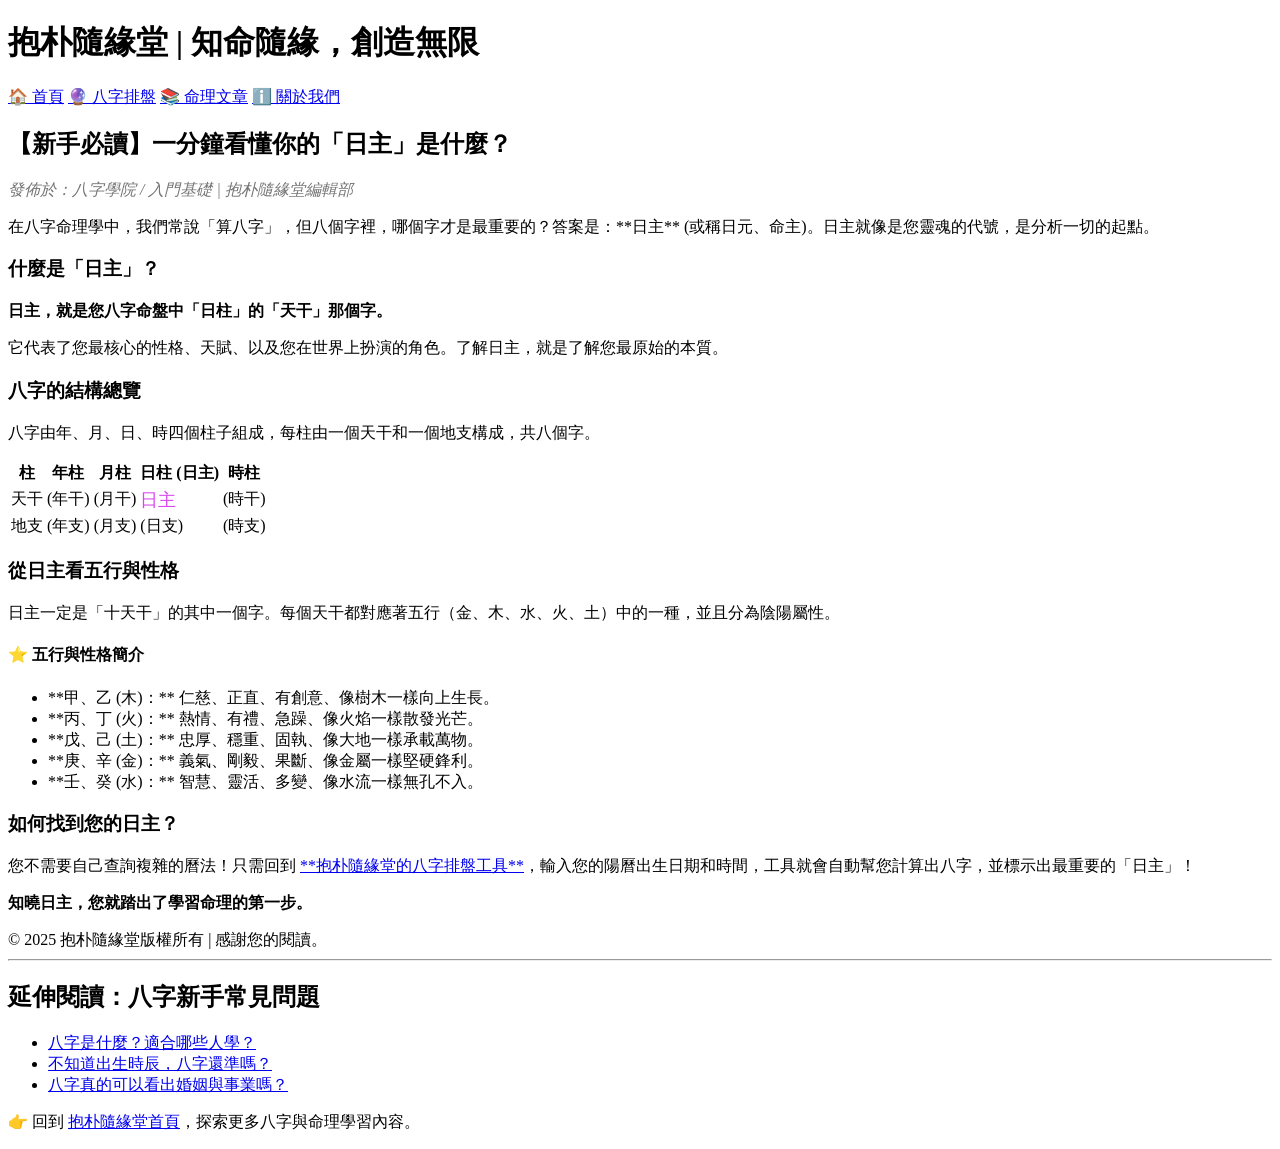
<file: article-bazi-intro.html>
<!DOCTYPE html>
<html lang="zh-Hant">
<head>
  <meta charset="UTF-8" />

  <title>八字是什麼？新手一次看懂八字命盤的基礎原理｜抱朴隨緣堂</title>

  <meta name="description"
    content="八字是什麼？八字怎麼看？本篇從零開始說明天干地支、五行與八字命盤結構，適合完全沒有命理基礎的新手入門。" />

  <meta name="robots" content="index, follow" />

  <link rel="canonical"
    href="https://artisticmagpkj54-oss.github.io/suiyuantang-mvp/article-bazi-intro.html" />

  <!-- Open Graph -->
  <meta property="og:type" content="article" />
  <meta property="og:title" content="八字是什麼？新手一次看懂八字命盤的基礎原理" />
  <meta property="og:description"
    content="從零開始理解八字命盤、天干地支與五行概念，最適合新手的八字入門文章。" />
  <meta property="og:image"
    content="https://artisticmagpkj54-oss.github.io/suiyuantang-mvp/og.jpg" />
  <meta property="og:url"
    content="https://artisticmagpkj54-oss.github.io/suiyuantang-mvp/article-bazi-intro.html" />
  <meta property="og:site_name" content="抱朴隨緣堂" />
  <meta property="og:locale" content="zh_TW" />

  <!-- 結構化資料（文章） -->
  <script type="application/ld+json">
  {
    "@context": "https://schema.org",
    "@type": "Article",
    "headline": "八字是什麼？新手一次看懂八字命盤的基礎原理",
    "description": "從零開始理解八字命盤、天干地支與五行概念，最適合新手的八字入門文章。",
    "author": {
      "@type": "Organization",
      "name": "抱朴隨緣堂"
    },
    "publisher": {
      "@type": "Organization",
      "name": "抱朴隨緣堂"
    },
    "inLanguage": "zh-TW"
  }
  </script>
</head>

<body>

    <header>
        <h1>抱朴隨緣堂 | 知命隨緣，創造無限</h1>
    </header>

    <nav>
        <a href="index.html#home">🏠 首頁</a>
        <a href="index.html#bazi-tool">🔮 八字排盤</a>
        <a href="index.html#articles">📚 命理文章</a>
        <a href="index.html#about">ℹ️ 關於我們</a>
    </nav>

    <div class="container">
        <h2>【新手必讀】一分鐘看懂你的「日主」是什麼？</h2>
        <p style="font-style: italic; color: #757575;">發佈於：八字學院 / 入門基礎 | 抱朴隨緣堂編輯部</p>

        <p>在八字命理學中，我們常說「算八字」，但八個字裡，哪個字才是最重要的？答案是：**日主** (或稱日元、命主)。日主就像是您靈魂的代號，是分析一切的起點。</p>

        <h3>什麼是「日主」？</h3>
        <div class="key-point">
            <p><strong>日主，就是您八字命盤中「日柱」的「天干」那個字。</strong></p>
            <p>它代表了您最核心的性格、天賦、以及您在世界上扮演的角色。了解日主，就是了解您最原始的本質。</p>
        </div>

        <h3>八字的結構總覽</h3>
        <p>八字由年、月、日、時四個柱子組成，每柱由一個天干和一個地支構成，共八個字。</p>

        <table class="bazi-table">
            <tr><th>柱</th><th>年柱</th><th>月柱</th><th>日柱 (日主)</th><th>時柱</th></tr>
            <tr><td>天干</td><td>(年干)</td><td>(月干)</td><td style="color: #d946ef; font-size: 1.1em;">日主</td><td>(時干)</td></tr>
            <tr><td>地支</td><td>(年支)</td><td>(月支)</td><td>(日支)</td><td>(時支)</td></tr>
        </table>
        
        <h3>從日主看五行與性格</h3>
        <p>日主一定是「十天干」的其中一個字。每個天干都對應著五行（金、木、水、火、土）中的一種，並且分為陰陽屬性。</p>
        
        <h4>⭐ 五行與性格簡介</h4>
        <ul>
            <li>**甲、乙 (木)：** 仁慈、正直、有創意、像樹木一樣向上生長。</li>
            <li>**丙、丁 (火)：** 熱情、有禮、急躁、像火焰一樣散發光芒。</li>
            <li>**戊、己 (土)：** 忠厚、穩重、固執、像大地一樣承載萬物。</li>
            <li>**庚、辛 (金)：** 義氣、剛毅、果斷、像金屬一樣堅硬鋒利。</li>
            <li>**壬、癸 (水)：** 智慧、靈活、多變、像水流一樣無孔不入。</li>
        </ul>

        <h3>如何找到您的日主？</h3>
        <p>您不需要自己查詢複雜的曆法！只需回到 <a href="index.html#bazi-tool">**抱朴隨緣堂的八字排盤工具**</a>，輸入您的陽曆出生日期和時間，工具就會自動幫您計算出八字，並標示出最重要的「日主」！</p>
        
        <p><strong>知曉日主，您就踏出了學習命理的第一步。</strong></p>

    </div>

    <footer>
        &copy; 2025 抱朴隨緣堂版權所有 | 感謝您的閱讀。
    </footer>
</body>

</html>
<hr>

<h2>延伸閱讀：八字新手常見問題</h2>
<ul>
  <li><a href="article-bazi-intro.html">八字是什麼？適合哪些人學？</a></li>
  <li><a href="#">不知道出生時辰，八字還準嗎？</a></li>
  <li><a href="#">八字真的可以看出婚姻與事業嗎？</a></li>
</ul>

<p>
  👉 回到 <a href="index.html">抱朴隨緣堂首頁</a>，探索更多八字與命理學習內容。
</p>
</file>
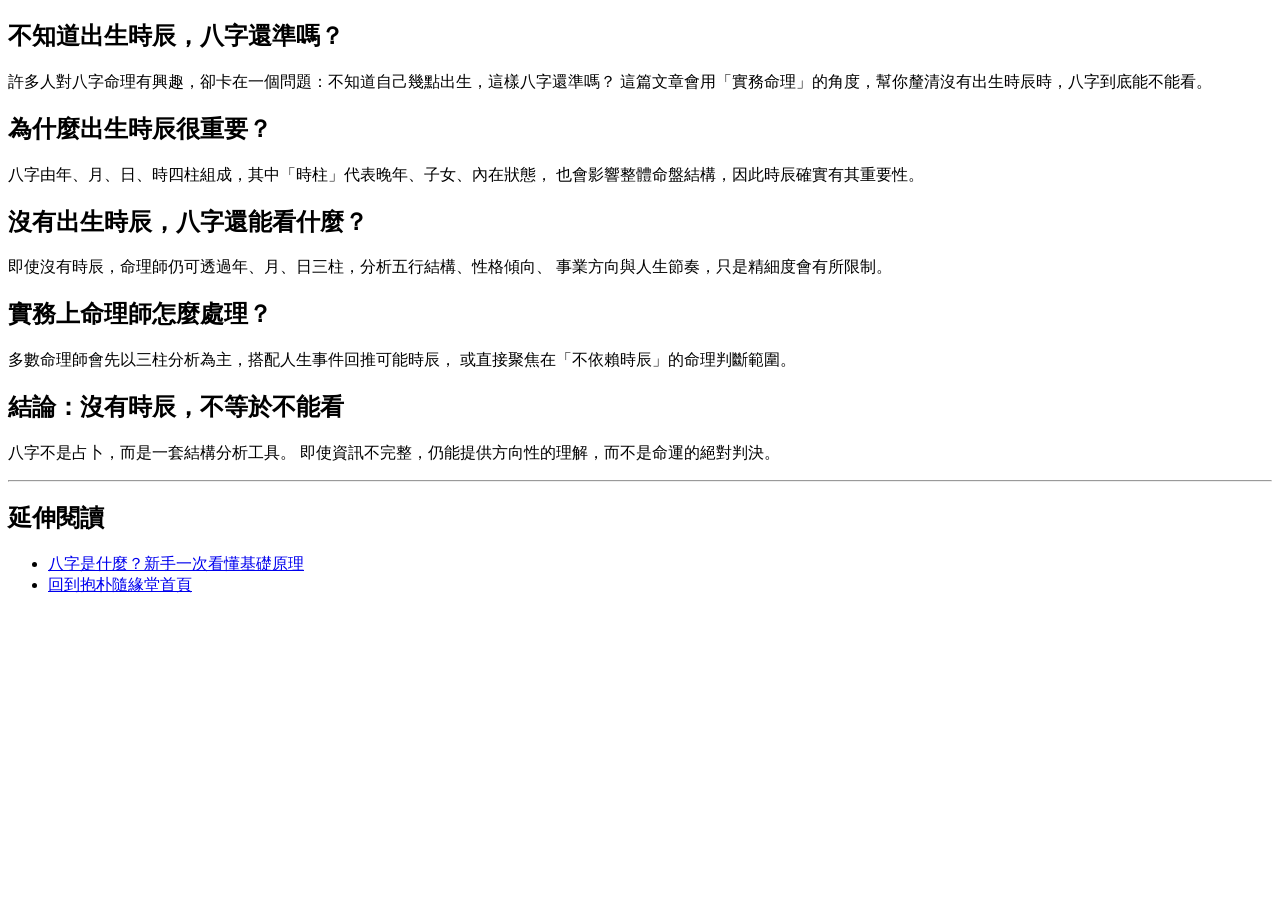
<file: article-bazi-no-birth-time.html>
<!DOCTYPE html>
<html lang="zh-Hant-TW">

<head>
  <meta charset="UTF-8" />

  <title>不知道出生時辰，八字還準嗎？沒有時辰怎麼看命盤｜抱朴隨緣堂</title>

  <meta name="description"
    content="不知道出生時辰，八字還準嗎？本文說明沒有時辰如何看八字命盤、準確度的影響，以及實務上命理師如何處理這個問題。" />

  <meta name="robots" content="index, follow" />
  <link rel="canonical"
    href="https://artisticmagpkj54-oss.github.io/suiyuantang-mvp/article-bazi-no-birth-time.html" />

  <meta property="og:type" content="article" />
  <meta property="og:title" content="不知道出生時辰，八字還準嗎？" />
  <meta property="og:description"
    content="沒有出生時辰，八字是否還能看？本文以理性方式說清楚八字準確度的影響與限制。" />
  <meta property="og:image"
    content="https://artisticmagpkj54-oss.github.io/suiyuantang-mvp/og.jpg" />
  <meta property="og:url"
    content="https://artisticmagpkj54-oss.github.io/suiyuantang-mvp/article-bazi-no-birth-time.html" />
  <meta property="og:site_name" content="抱朴隨緣堂" />
  <meta property="og:locale" content="zh_TW" />

  <script type="application/ld+json">
  {
    "@context": "https://schema.org",
    "@type": "Article",
    "headline": "不知道出生時辰，八字還準嗎？",
    "author": { "@type": "Organization", "name": "抱朴隨緣堂" },
    "publisher": { "@type": "Organization", "name": "抱朴隨緣堂" },
    "inLanguage": "zh-TW"
  }
  </script>
</head>

<body>

  <article>
    <h1>不知道出生時辰，八字還準嗎？</h1>

    <p>
      許多人對八字命理有興趣，卻卡在一個問題：不知道自己幾點出生，這樣八字還準嗎？
      這篇文章會用「實務命理」的角度，幫你釐清沒有出生時辰時，八字到底能不能看。
    </p>

    <h2>為什麼出生時辰很重要？</h2>
    <p>
      八字由年、月、日、時四柱組成，其中「時柱」代表晚年、子女、內在狀態，
      也會影響整體命盤結構，因此時辰確實有其重要性。
    </p>

    <h2>沒有出生時辰，八字還能看什麼？</h2>
    <p>
      即使沒有時辰，命理師仍可透過年、月、日三柱，分析五行結構、性格傾向、
      事業方向與人生節奏，只是精細度會有所限制。
    </p>

    <h2>實務上命理師怎麼處理？</h2>
    <p>
      多數命理師會先以三柱分析為主，搭配人生事件回推可能時辰，
      或直接聚焦在「不依賴時辰」的命理判斷範圍。
    </p>

    <h2>結論：沒有時辰，不等於不能看</h2>
    <p>
      八字不是占卜，而是一套結構分析工具。
      即使資訊不完整，仍能提供方向性的理解，而不是命運的絕對判決。
    </p>

    <hr>

    <h2>延伸閱讀</h2>
    <ul>
      <li><a href="article-bazi-intro.html">八字是什麼？新手一次看懂基礎原理</a></li>
      <li><a href="index.html">回到抱朴隨緣堂首頁</a></li>
    </ul>

  </article>

</body>
</html>
</file>
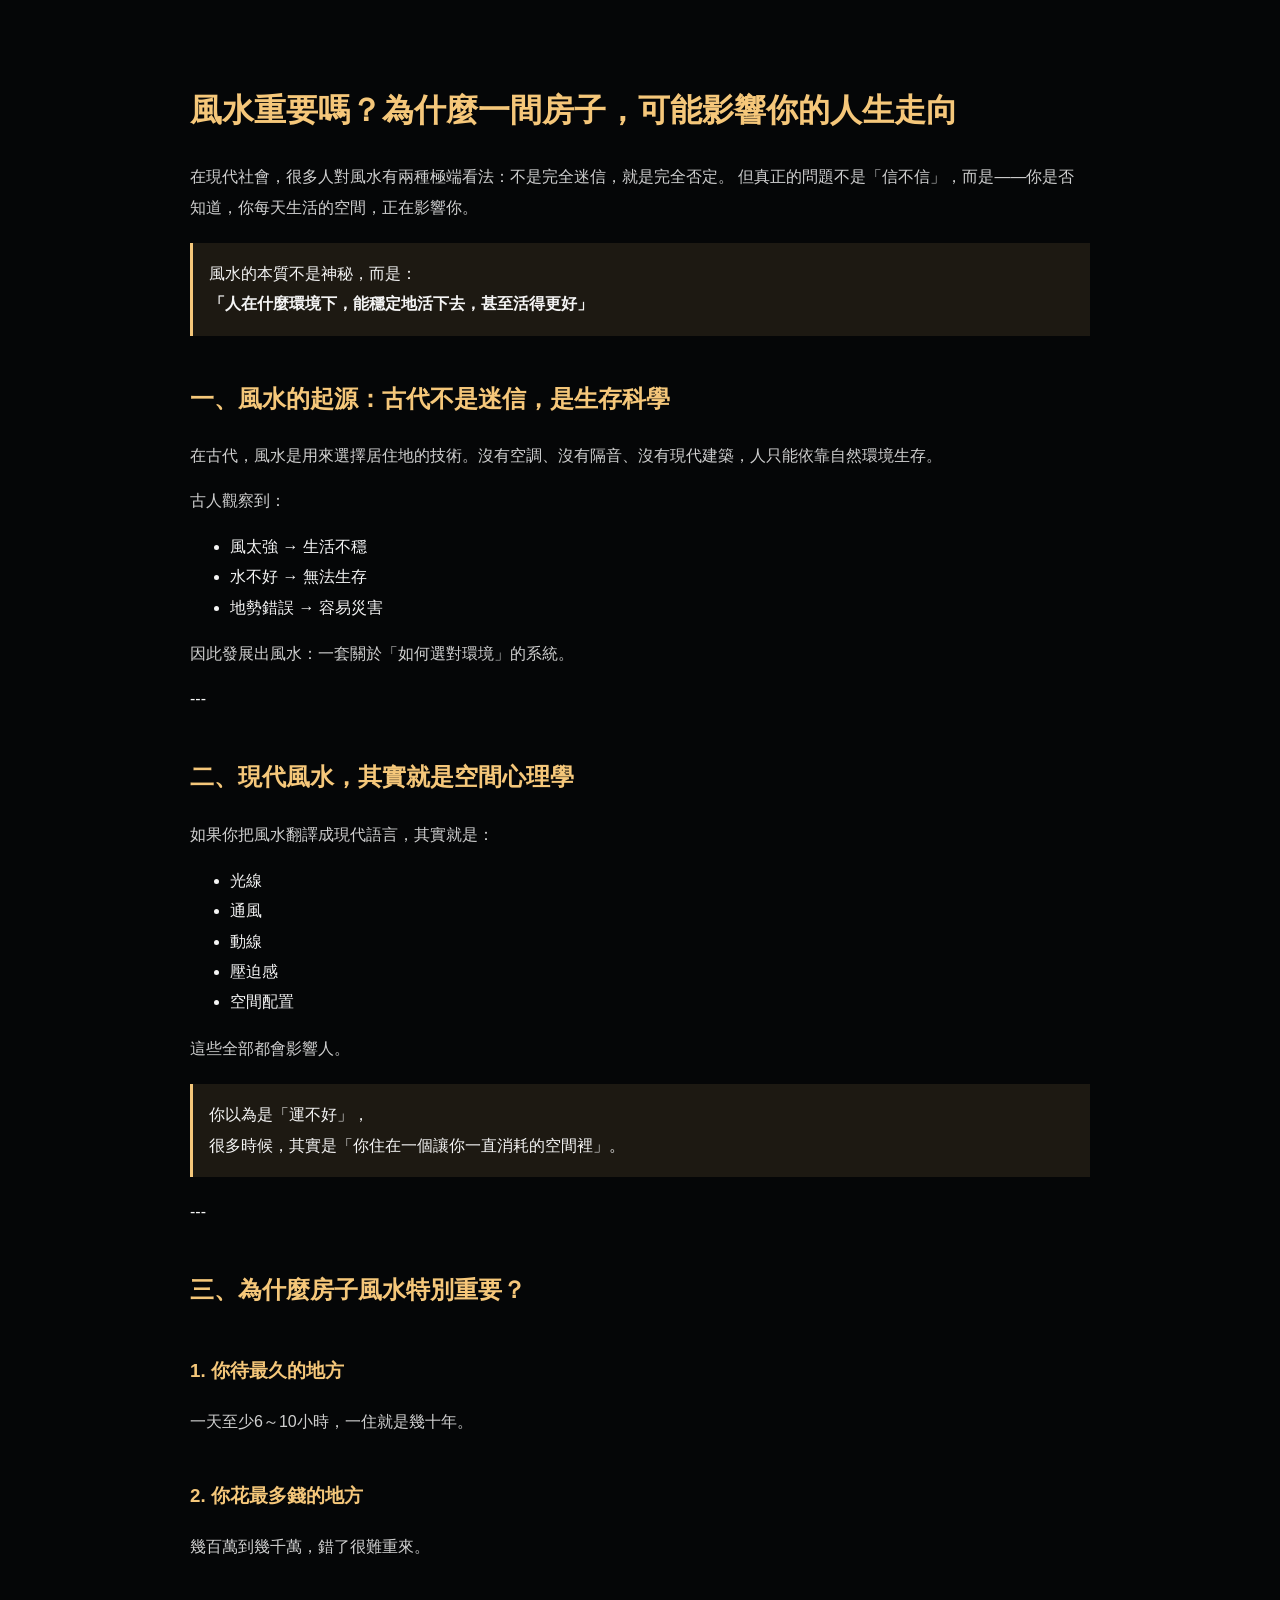
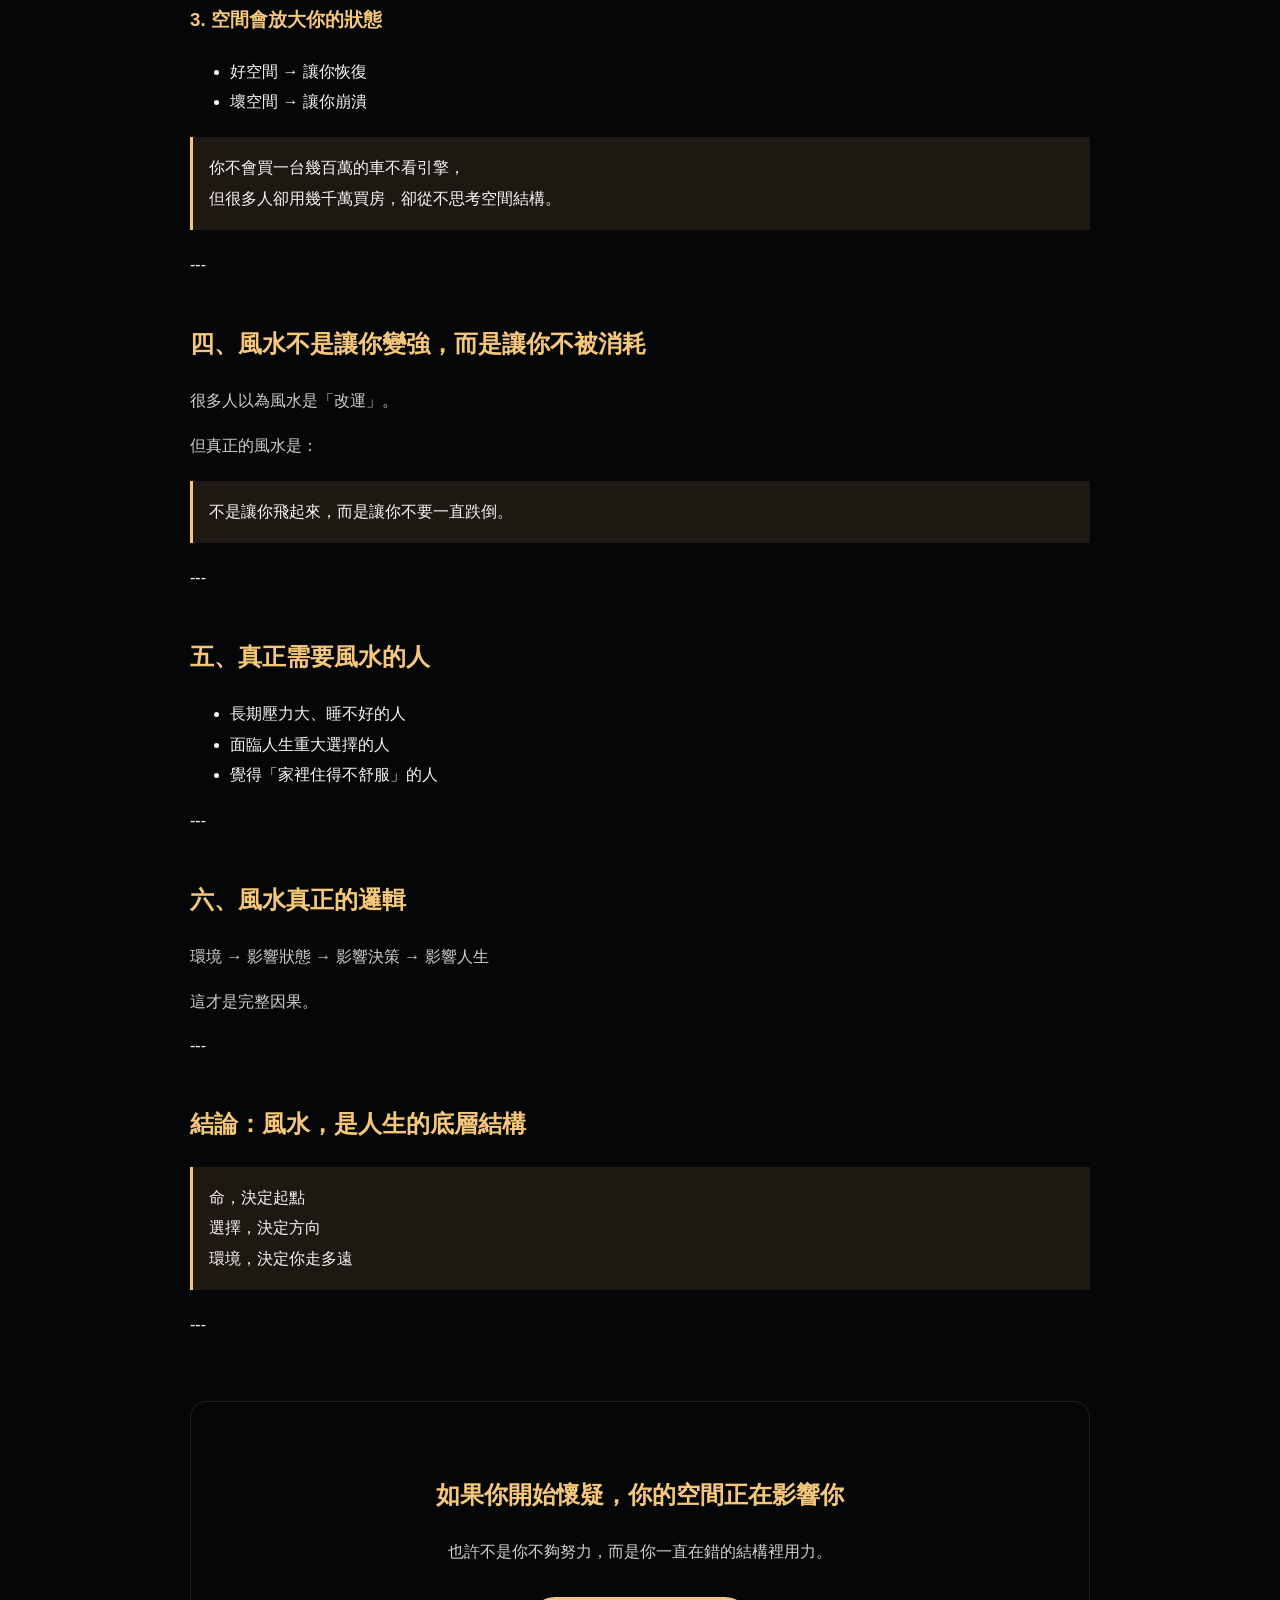
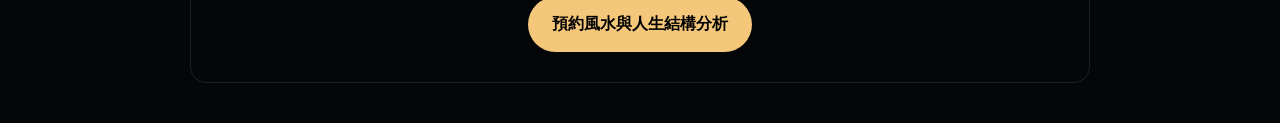
<file: article-fengshui-importance.html>
<!DOCTYPE html>
<html lang="zh-Hant">
<head>
  <meta charset="UTF-8">
  <title>風水重要嗎？從古代到現代，為什麼房子風水會影響你一生｜抱朴隨緣堂</title>

  <meta name="description" content="風水不是迷信，而是空間與人之間的結構關係。從古代風水理論到現代生活科學，解析為什麼房子風水會影響你的情緒、決策與人生走向。">

  <meta name="keywords" content="風水重要性,房子風水,風水原理,風水科學,命理風水,居家風水">

  <link rel="canonical" href="https://artisticmagpkj54-oss.github.io/suiyuantang-mvp/article-fengshui-importance.html">

  <meta name="robots" content="index, follow">

  <style>
    body {
      font-family: 'Noto Sans TC', sans-serif;
      background:#050607;
      color:#f5f5f5;
      line-height:1.9;
      max-width:900px;
      margin:auto;
      padding:40px 20px;
    }

    h1,h2,h3 {
      color:#f5c77a;
      margin-top:40px;
    }

    p {
      color:#cfcfcf;
      margin:14px 0;
    }

    .highlight {
      background:rgba(245,199,122,0.1);
      padding:16px;
      border-left:3px solid #f5c77a;
      margin:20px 0;
    }

    .cta {
      margin-top:60px;
      padding:30px;
      border:1px solid rgba(255,255,255,0.1);
      border-radius:16px;
      text-align:center;
    }

    .btn {
      display:inline-block;
      margin-top:16px;
      padding:12px 24px;
      background:#f5c77a;
      color:#000;
      border-radius:999px;
      text-decoration:none;
      font-weight:bold;
    }
  </style>
</head>

<body>

<h1>風水重要嗎？為什麼一間房子，可能影響你的人生走向</h1>

<p>
在現代社會，很多人對風水有兩種極端看法：不是完全迷信，就是完全否定。
但真正的問題不是「信不信」，而是——你是否知道，你每天生活的空間，正在影響你。
</p>

<div class="highlight">
風水的本質不是神秘，而是：<br>
<strong>「人在什麼環境下，能穩定地活下去，甚至活得更好」</strong>
</div>

<h2>一、風水的起源：古代不是迷信，是生存科學</h2>

<p>
在古代，風水是用來選擇居住地的技術。沒有空調、沒有隔音、沒有現代建築，人只能依靠自然環境生存。
</p>

<p>
古人觀察到：
</p>

<ul>
<li>風太強 → 生活不穩</li>
<li>水不好 → 無法生存</li>
<li>地勢錯誤 → 容易災害</li>
</ul>

<p>
因此發展出風水：一套關於「如何選對環境」的系統。
</p>

---

<h2>二、現代風水，其實就是空間心理學</h2>

<p>
如果你把風水翻譯成現代語言，其實就是：
</p>

<ul>
<li>光線</li>
<li>通風</li>
<li>動線</li>
<li>壓迫感</li>
<li>空間配置</li>
</ul>

<p>
這些全部都會影響人。
</p>

<div class="highlight">
你以為是「運不好」，<br>
很多時候，其實是「你住在一個讓你一直消耗的空間裡」。
</div>

---

<h2>三、為什麼房子風水特別重要？</h2>

<h3>1. 你待最久的地方</h3>
<p>一天至少6～10小時，一住就是幾十年。</p>

<h3>2. 你花最多錢的地方</h3>
<p>幾百萬到幾千萬，錯了很難重來。</p>

<h3>3. 空間會放大你的狀態</h3>

<ul>
<li>好空間 → 讓你恢復</li>
<li>壞空間 → 讓你崩潰</li>
</ul>

<div class="highlight">
你不會買一台幾百萬的車不看引擎，<br>
但很多人卻用幾千萬買房，卻從不思考空間結構。
</div>

---

<h2>四、風水不是讓你變強，而是讓你不被消耗</h2>

<p>
很多人以為風水是「改運」。
</p>

<p>
但真正的風水是：
</p>

<div class="highlight">
不是讓你飛起來，而是讓你不要一直跌倒。
</div>

---

<h2>五、真正需要風水的人</h2>

<ul>
<li>長期壓力大、睡不好的人</li>
<li>面臨人生重大選擇的人</li>
<li>覺得「家裡住得不舒服」的人</li>
</ul>

---

<h2>六、風水真正的邏輯</h2>

<p>
環境 → 影響狀態 → 影響決策 → 影響人生
</p>

<p>
這才是完整因果。
</p>

---

<h2>結論：風水，是人生的底層結構</h2>

<div class="highlight">
命，決定起點<br>
選擇，決定方向<br>
環境，決定你走多遠
</div>

---

<div class="cta">
<h2>如果你開始懷疑，你的空間正在影響你</h2>

<p>
也許不是你不夠努力，而是你一直在錯的結構裡用力。
</p>

<a href="mailto:jackkok1388@gmail.com" class="btn">
預約風水與人生結構分析
</a>
</div>

</body>
</html>
</file>
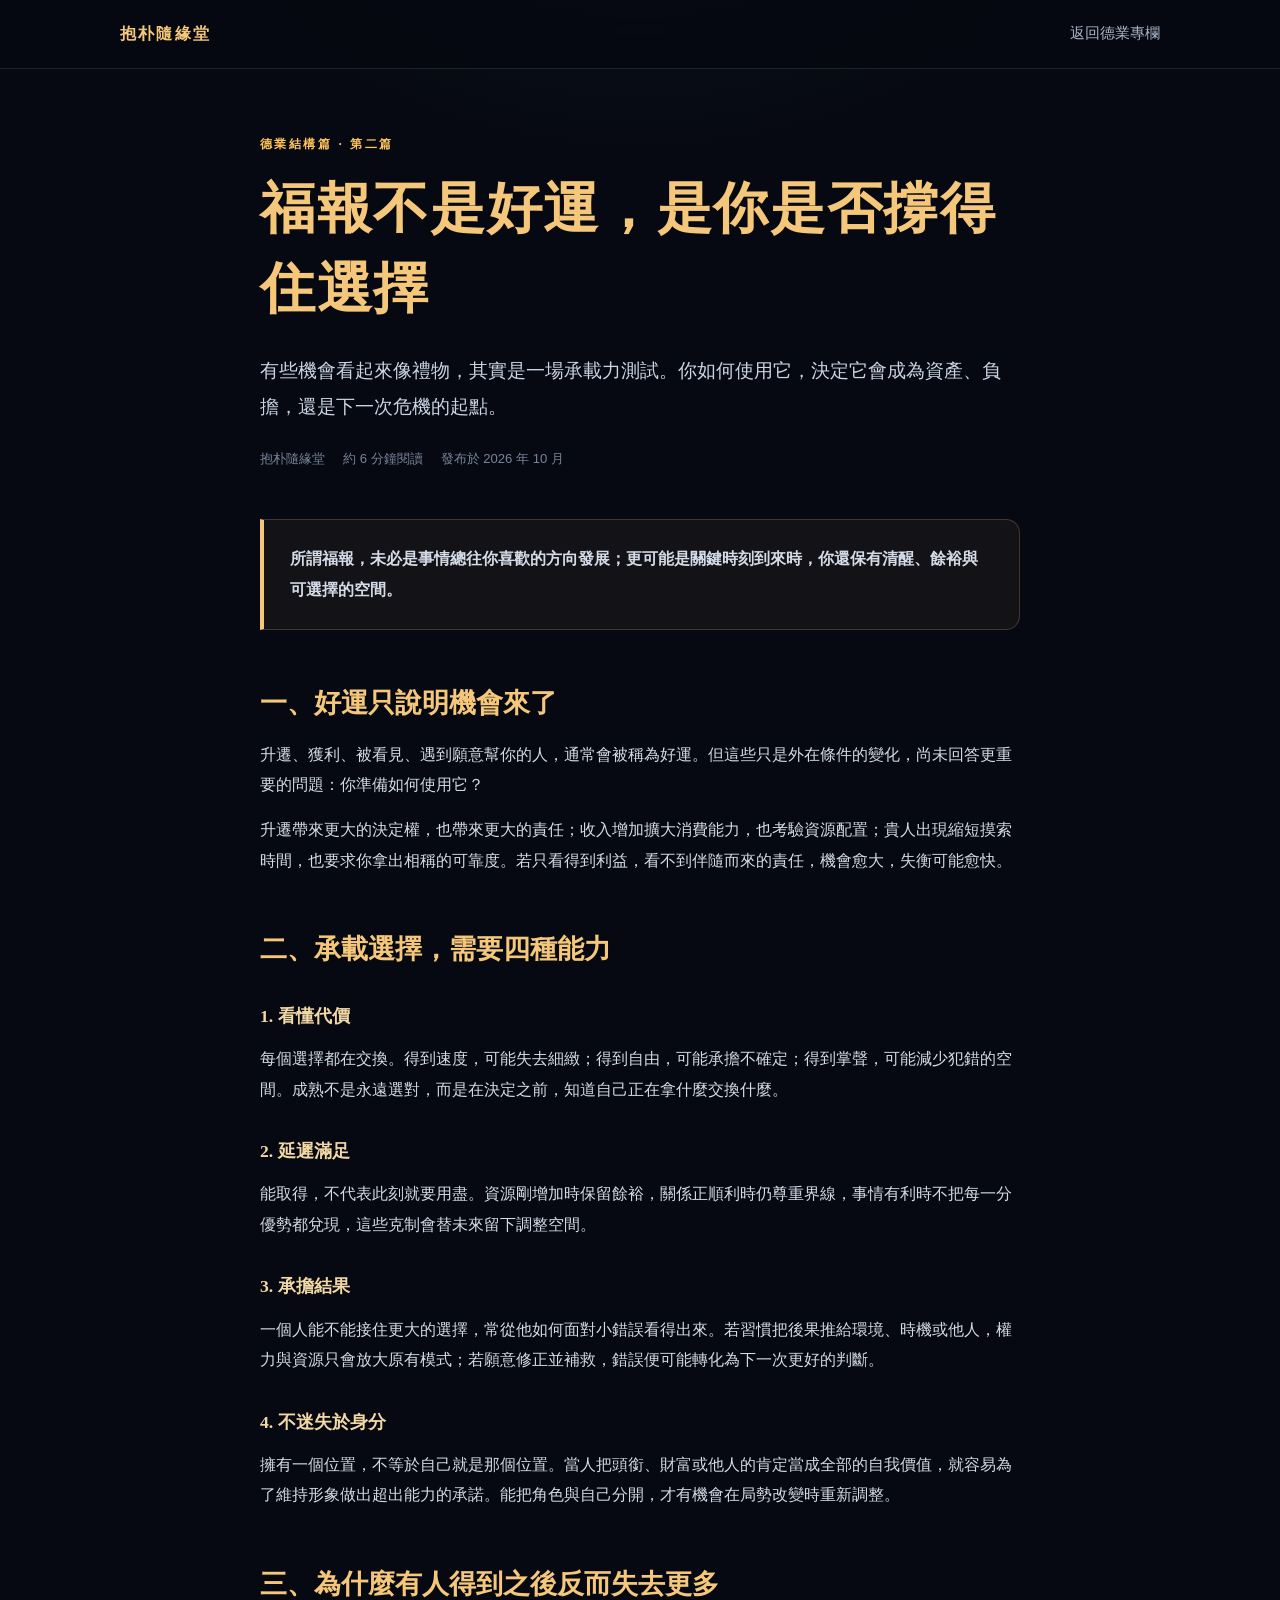
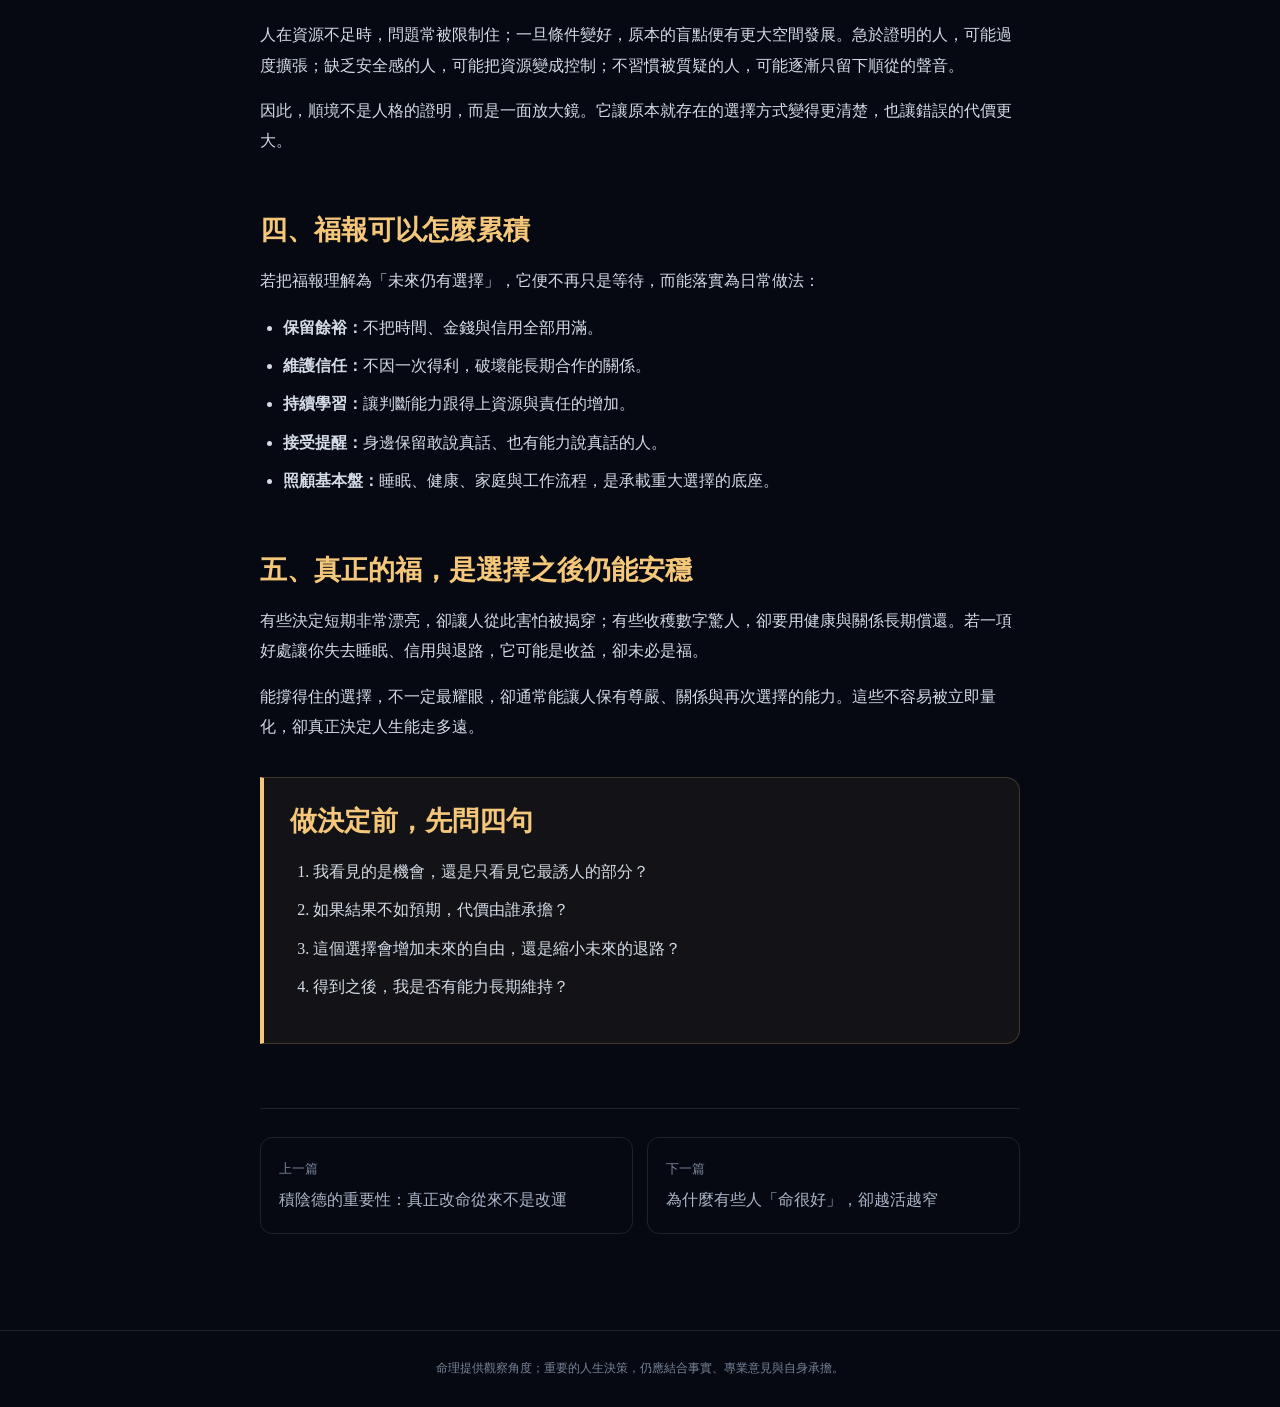
<file: article-fubao-choice.html>
<!DOCTYPE html>
<html lang="zh-Hant-TW">
<head>
  <meta charset="UTF-8" />
  <meta name="viewport" content="width=device-width, initial-scale=1.0" />
  <title>福報不是好運，是你是否撐得住選擇｜抱朴隨緣堂</title>
  <meta name="description" content="福報不只是遇到好事，而是在機會出現時，擁有看懂代價、守住分寸並承擔結果的能力。" />
  <meta name="robots" content="index, follow" />
  <link rel="canonical" href="https://artisticmagpkj54-oss.github.io/suiyuantang-mvp/article-fubao-choice.html" />
  <meta property="og:type" content="article" />
  <meta property="og:title" content="福報不是好運，是你是否撐得住選擇" />
  <meta property="og:description" content="機會只是入口；能否看懂代價、守住分寸並承擔結果，才決定好運能不能留下來。" />
  <meta property="og:url" content="https://artisticmagpkj54-oss.github.io/suiyuantang-mvp/article-fubao-choice.html" />
  <meta property="og:site_name" content="抱朴隨緣堂" />
  <meta property="og:locale" content="zh_TW" />
  <link rel="stylesheet" href="column.css" />
  <script type="application/ld+json">
  {"@context":"https://schema.org","@type":"Article","headline":"福報不是好運，是你是否撐得住選擇","description":"福報不只是遇到好事，而是在機會出現時，擁有看懂代價、守住分寸並承擔結果的能力。","datePublished":"2026-10-18","dateModified":"2026-10-18","author":{"@type":"Organization","name":"抱朴隨緣堂"},"publisher":{"@type":"Organization","name":"抱朴隨緣堂"},"inLanguage":"zh-TW"}
  </script>
</head>
<body>
  <header class="site-bar"><div class="site-bar-inner"><a class="brand" href="index.html">抱朴隨緣堂</a><a class="back-link" href="column.html">返回德業專欄</a></div></header>
  <article class="article-shell">
    <p class="eyebrow">德業結構篇 · 第二篇</p>
    <h1>福報不是好運，是你是否撐得住選擇</h1>
    <p class="article-deck">有些機會看起來像禮物，其實是一場承載力測試。你如何使用它，決定它會成為資產、負擔，還是下一次危機的起點。</p>
    <div class="article-meta"><span>抱朴隨緣堂</span><span>約 6 分鐘閱讀</span><span>發布於 2026 年 10 月</span></div>
    <div class="article-body">
      <div class="lead-note"><p><strong>所謂福報，未必是事情總往你喜歡的方向發展；更可能是關鍵時刻到來時，你還保有清醒、餘裕與可選擇的空間。</strong></p></div>
      <h2>一、好運只說明機會來了</h2>
      <p>升遷、獲利、被看見、遇到願意幫你的人，通常會被稱為好運。但這些只是外在條件的變化，尚未回答更重要的問題：你準備如何使用它？</p>
      <p>升遷帶來更大的決定權，也帶來更大的責任；收入增加擴大消費能力，也考驗資源配置；貴人出現縮短摸索時間，也要求你拿出相稱的可靠度。若只看得到利益，看不到伴隨而來的責任，機會愈大，失衡可能愈快。</p>
      <h2>二、承載選擇，需要四種能力</h2>
      <h3>1. 看懂代價</h3>
      <p>每個選擇都在交換。得到速度，可能失去細緻；得到自由，可能承擔不確定；得到掌聲，可能減少犯錯的空間。成熟不是永遠選對，而是在決定之前，知道自己正在拿什麼交換什麼。</p>
      <h3>2. 延遲滿足</h3>
      <p>能取得，不代表此刻就要用盡。資源剛增加時保留餘裕，關係正順利時仍尊重界線，事情有利時不把每一分優勢都兌現，這些克制會替未來留下調整空間。</p>
      <h3>3. 承擔結果</h3>
      <p>一個人能不能接住更大的選擇，常從他如何面對小錯誤看得出來。若習慣把後果推給環境、時機或他人，權力與資源只會放大原有模式；若願意修正並補救，錯誤便可能轉化為下一次更好的判斷。</p>
      <h3>4. 不迷失於身分</h3>
      <p>擁有一個位置，不等於自己就是那個位置。當人把頭銜、財富或他人的肯定當成全部的自我價值，就容易為了維持形象做出超出能力的承諾。能把角色與自己分開，才有機會在局勢改變時重新調整。</p>
      <h2>三、為什麼有人得到之後反而失去更多</h2>
      <p>人在資源不足時，問題常被限制住；一旦條件變好，原本的盲點便有更大空間發展。急於證明的人，可能過度擴張；缺乏安全感的人，可能把資源變成控制；不習慣被質疑的人，可能逐漸只留下順從的聲音。</p>
      <p>因此，順境不是人格的證明，而是一面放大鏡。它讓原本就存在的選擇方式變得更清楚，也讓錯誤的代價更大。</p>
      <h2>四、福報可以怎麼累積</h2>
      <p>若把福報理解為「未來仍有選擇」，它便不再只是等待，而能落實為日常做法：</p>
      <ul>
        <li><strong>保留餘裕：</strong>不把時間、金錢與信用全部用滿。</li>
        <li><strong>維護信任：</strong>不因一次得利，破壞能長期合作的關係。</li>
        <li><strong>持續學習：</strong>讓判斷能力跟得上資源與責任的增加。</li>
        <li><strong>接受提醒：</strong>身邊保留敢說真話、也有能力說真話的人。</li>
        <li><strong>照顧基本盤：</strong>睡眠、健康、家庭與工作流程，是承載重大選擇的底座。</li>
      </ul>
      <h2>五、真正的福，是選擇之後仍能安穩</h2>
      <p>有些決定短期非常漂亮，卻讓人從此害怕被揭穿；有些收穫數字驚人，卻要用健康與關係長期償還。若一項好處讓你失去睡眠、信用與退路，它可能是收益，卻未必是福。</p>
      <p>能撐得住的選擇，不一定最耀眼，卻通常能讓人保有尊嚴、關係與再次選擇的能力。這些不容易被立即量化，卻真正決定人生能走多遠。</p>
      <div class="reflection"><h2>做決定前，先問四句</h2><ol><li>我看見的是機會，還是只看見它最誘人的部分？</li><li>如果結果不如預期，代價由誰承擔？</li><li>這個選擇會增加未來的自由，還是縮小未來的退路？</li><li>得到之後，我是否有能力長期維持？</li></ol></div>
      <nav class="article-nav" aria-label="文章導覽"><a href="article-yinde.html"><small>上一篇</small>積陰德的重要性：真正改命從來不是改運</a><a href="article-good-fate-narrow-life.html"><small>下一篇</small>為什麼有些人「命很好」，卻越活越窄</a></nav>
    </div>
  </article>
  <footer class="site-footer">命理提供觀察角度；重要的人生決策，仍應結合事實、專業意見與自身承擔。</footer>
</body>
</html>
</file>
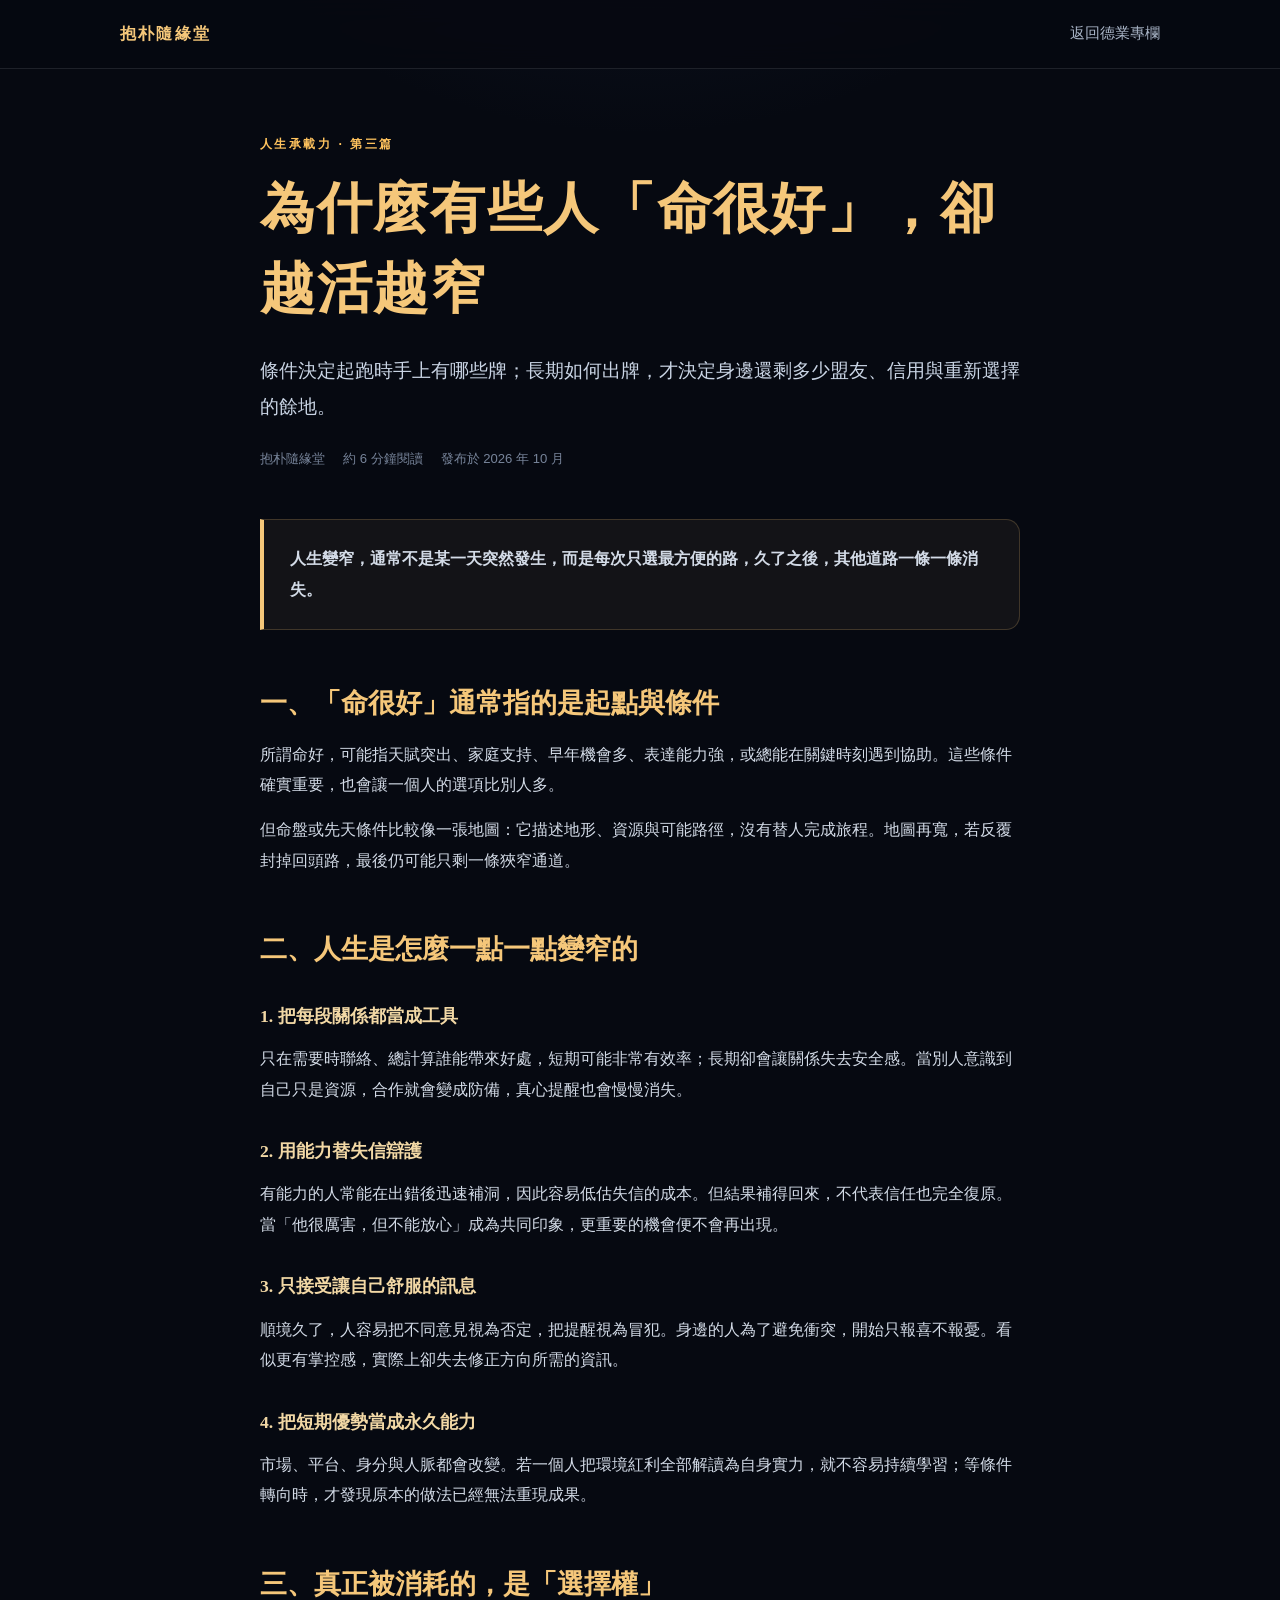
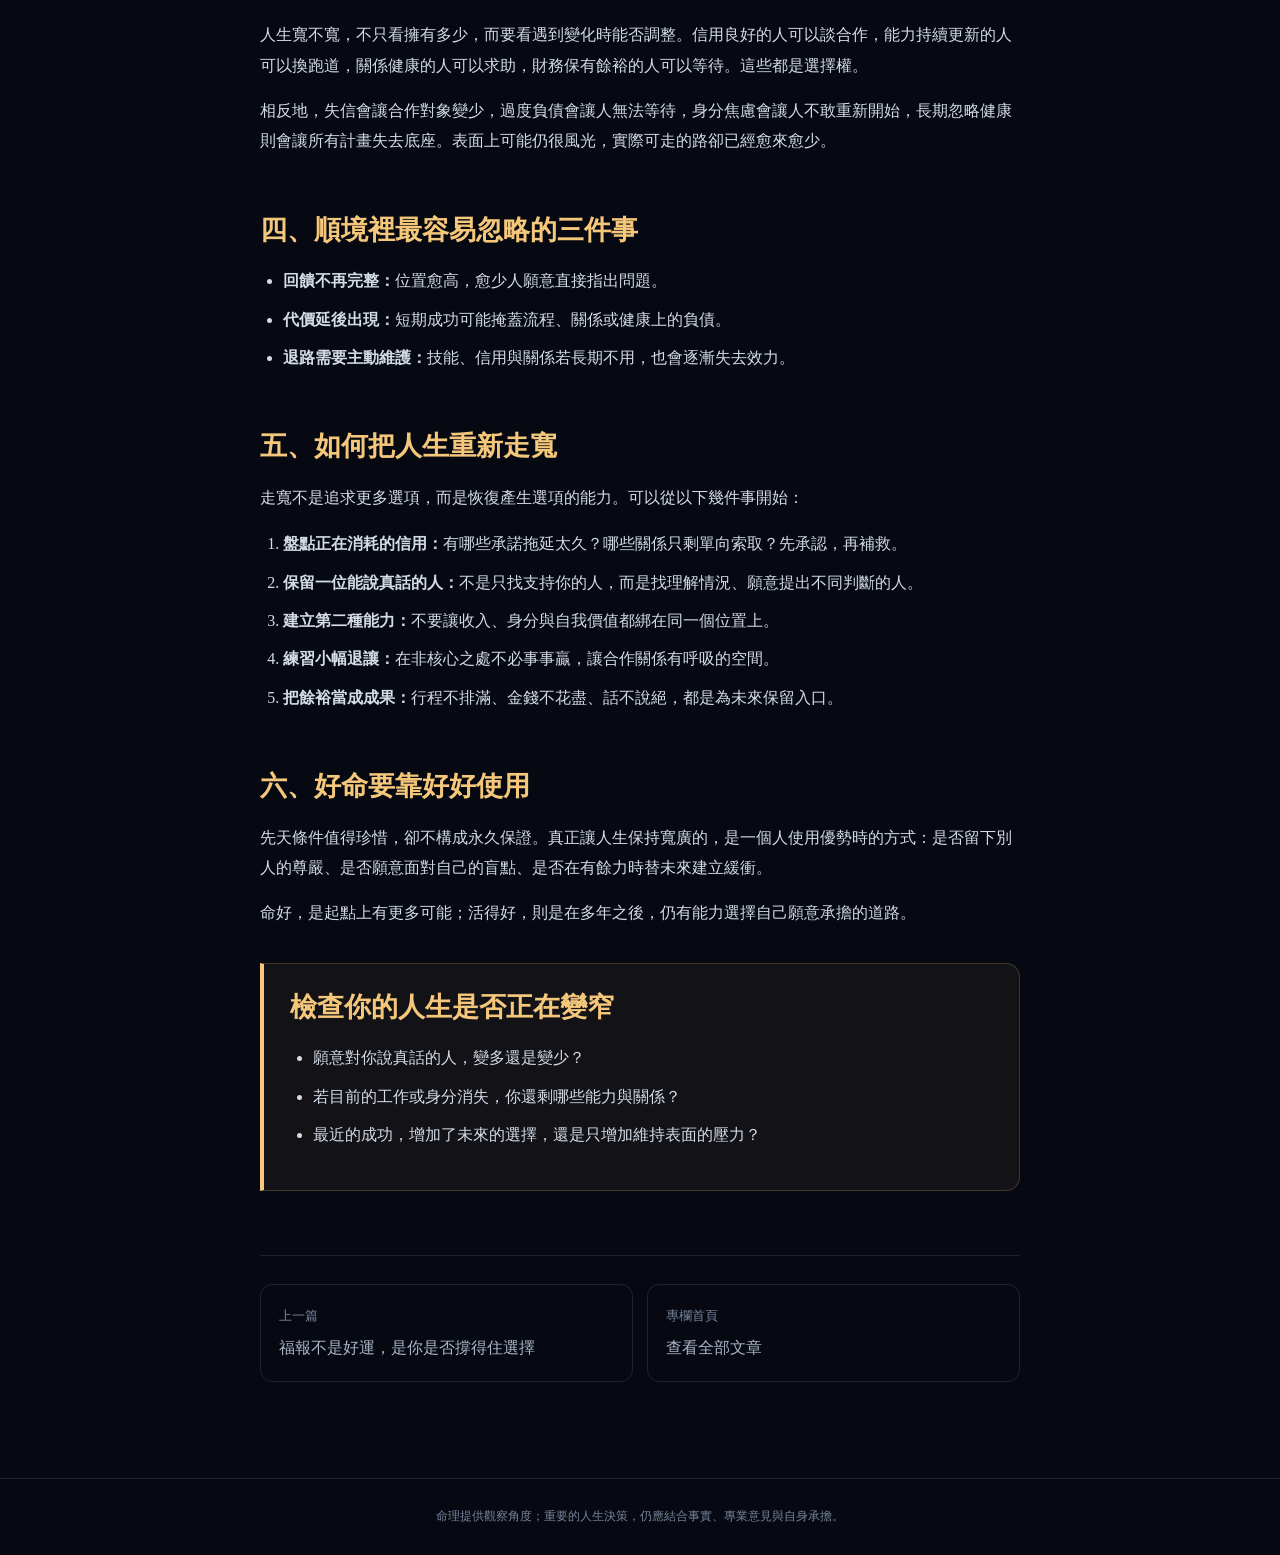
<file: article-good-fate-narrow-life.html>
<!DOCTYPE html>
<html lang="zh-Hant-TW">
<head>
  <meta charset="UTF-8" />
  <meta name="viewport" content="width=device-width, initial-scale=1.0" />
  <title>為什麼有些人「命很好」，卻越活越窄｜抱朴隨緣堂</title>
  <meta name="description" content="天賦與順境只是起點。理解哪些長期選擇會消耗信任、關係與退路，讓原本寬廣的人生愈走愈窄。" />
  <meta name="robots" content="index, follow" />
  <link rel="canonical" href="https://artisticmagpkj54-oss.github.io/suiyuantang-mvp/article-good-fate-narrow-life.html" />
  <meta property="og:type" content="article" />
  <meta property="og:title" content="為什麼有些人「命很好」，卻越活越窄" />
  <meta property="og:description" content="條件好不等於道路永遠寬；每一次使用優勢的方式，都在決定下一次還有多少選擇。" />
  <meta property="og:url" content="https://artisticmagpkj54-oss.github.io/suiyuantang-mvp/article-good-fate-narrow-life.html" />
  <meta property="og:site_name" content="抱朴隨緣堂" />
  <meta property="og:locale" content="zh_TW" />
  <link rel="stylesheet" href="column.css" />
  <script type="application/ld+json">
  {"@context":"https://schema.org","@type":"Article","headline":"為什麼有些人「命很好」，卻越活越窄","description":"天賦與順境只是起點。理解哪些長期選擇會消耗信任、關係與退路，讓原本寬廣的人生愈走愈窄。","datePublished":"2026-10-18","dateModified":"2026-10-18","author":{"@type":"Organization","name":"抱朴隨緣堂"},"publisher":{"@type":"Organization","name":"抱朴隨緣堂"},"inLanguage":"zh-TW"}
  </script>
</head>
<body>
  <header class="site-bar"><div class="site-bar-inner"><a class="brand" href="index.html">抱朴隨緣堂</a><a class="back-link" href="column.html">返回德業專欄</a></div></header>
  <article class="article-shell">
    <p class="eyebrow">人生承載力 · 第三篇</p>
    <h1>為什麼有些人「命很好」，卻越活越窄</h1>
    <p class="article-deck">條件決定起跑時手上有哪些牌；長期如何出牌，才決定身邊還剩多少盟友、信用與重新選擇的餘地。</p>
    <div class="article-meta"><span>抱朴隨緣堂</span><span>約 6 分鐘閱讀</span><span>發布於 2026 年 10 月</span></div>
    <div class="article-body">
      <div class="lead-note"><p><strong>人生變窄，通常不是某一天突然發生，而是每次只選最方便的路，久了之後，其他道路一條一條消失。</strong></p></div>
      <h2>一、「命很好」通常指的是起點與條件</h2>
      <p>所謂命好，可能指天賦突出、家庭支持、早年機會多、表達能力強，或總能在關鍵時刻遇到協助。這些條件確實重要，也會讓一個人的選項比別人多。</p>
      <p>但命盤或先天條件比較像一張地圖：它描述地形、資源與可能路徑，沒有替人完成旅程。地圖再寬，若反覆封掉回頭路，最後仍可能只剩一條狹窄通道。</p>
      <h2>二、人生是怎麼一點一點變窄的</h2>
      <h3>1. 把每段關係都當成工具</h3>
      <p>只在需要時聯絡、總計算誰能帶來好處，短期可能非常有效率；長期卻會讓關係失去安全感。當別人意識到自己只是資源，合作就會變成防備，真心提醒也會慢慢消失。</p>
      <h3>2. 用能力替失信辯護</h3>
      <p>有能力的人常能在出錯後迅速補洞，因此容易低估失信的成本。但結果補得回來，不代表信任也完全復原。當「他很厲害，但不能放心」成為共同印象，更重要的機會便不會再出現。</p>
      <h3>3. 只接受讓自己舒服的訊息</h3>
      <p>順境久了，人容易把不同意見視為否定，把提醒視為冒犯。身邊的人為了避免衝突，開始只報喜不報憂。看似更有掌控感，實際上卻失去修正方向所需的資訊。</p>
      <h3>4. 把短期優勢當成永久能力</h3>
      <p>市場、平台、身分與人脈都會改變。若一個人把環境紅利全部解讀為自身實力，就不容易持續學習；等條件轉向時，才發現原本的做法已經無法重現成果。</p>
      <h2>三、真正被消耗的，是「選擇權」</h2>
      <p>人生寬不寬，不只看擁有多少，而要看遇到變化時能否調整。信用良好的人可以談合作，能力持續更新的人可以換跑道，關係健康的人可以求助，財務保有餘裕的人可以等待。這些都是選擇權。</p>
      <p>相反地，失信會讓合作對象變少，過度負債會讓人無法等待，身分焦慮會讓人不敢重新開始，長期忽略健康則會讓所有計畫失去底座。表面上可能仍很風光，實際可走的路卻已經愈來愈少。</p>
      <h2>四、順境裡最容易忽略的三件事</h2>
      <ul><li><strong>回饋不再完整：</strong>位置愈高，愈少人願意直接指出問題。</li><li><strong>代價延後出現：</strong>短期成功可能掩蓋流程、關係或健康上的負債。</li><li><strong>退路需要主動維護：</strong>技能、信用與關係若長期不用，也會逐漸失去效力。</li></ul>
      <h2>五、如何把人生重新走寬</h2>
      <p>走寬不是追求更多選項，而是恢復產生選項的能力。可以從以下幾件事開始：</p>
      <ol><li><strong>盤點正在消耗的信用：</strong>有哪些承諾拖延太久？哪些關係只剩單向索取？先承認，再補救。</li><li><strong>保留一位能說真話的人：</strong>不是只找支持你的人，而是找理解情況、願意提出不同判斷的人。</li><li><strong>建立第二種能力：</strong>不要讓收入、身分與自我價值都綁在同一個位置上。</li><li><strong>練習小幅退讓：</strong>在非核心之處不必事事贏，讓合作關係有呼吸的空間。</li><li><strong>把餘裕當成成果：</strong>行程不排滿、金錢不花盡、話不說絕，都是為未來保留入口。</li></ol>
      <h2>六、好命要靠好好使用</h2>
      <p>先天條件值得珍惜，卻不構成永久保證。真正讓人生保持寬廣的，是一個人使用優勢時的方式：是否留下別人的尊嚴、是否願意面對自己的盲點、是否在有餘力時替未來建立緩衝。</p>
      <p>命好，是起點上有更多可能；活得好，則是在多年之後，仍有能力選擇自己願意承擔的道路。</p>
      <div class="reflection"><h2>檢查你的人生是否正在變窄</h2><ul><li>願意對你說真話的人，變多還是變少？</li><li>若目前的工作或身分消失，你還剩哪些能力與關係？</li><li>最近的成功，增加了未來的選擇，還是只增加維持表面的壓力？</li></ul></div>
      <nav class="article-nav" aria-label="文章導覽"><a href="article-fubao-choice.html"><small>上一篇</small>福報不是好運，是你是否撐得住選擇</a><a href="column.html"><small>專欄首頁</small>查看全部文章</a></nav>
    </div>
  </article>
  <footer class="site-footer">命理提供觀察角度；重要的人生決策，仍應結合事實、專業意見與自身承擔。</footer>
</body>
</html>
</file>
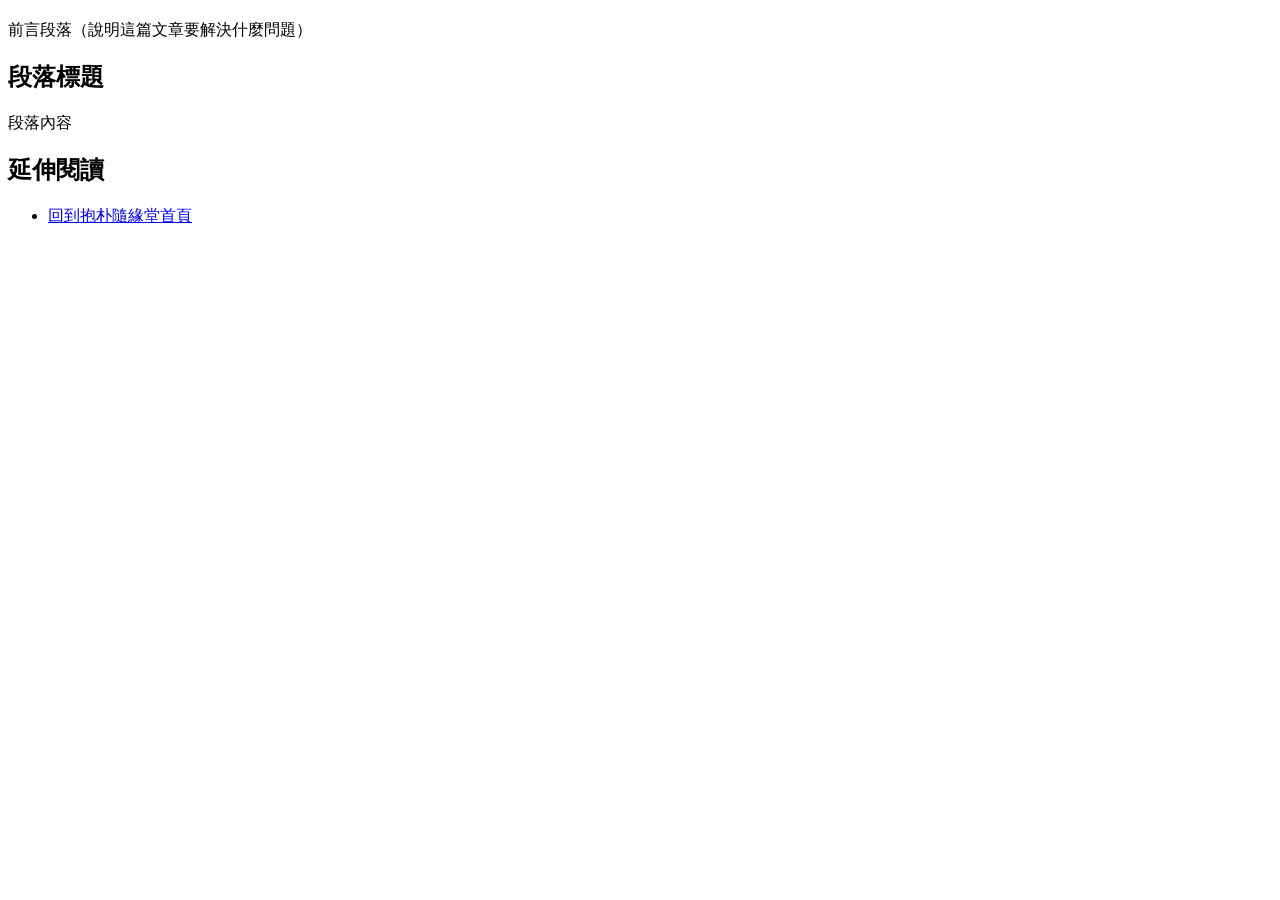
<file: article-template.html>
<!DOCTYPE html>
<html lang="zh-Hant-TW">

<head>
  <meta charset="UTF-8" />

  <title><!-- 文章標題 --></title>

  <meta name="description" content="<!-- 文章描述（120 字左右） -->" />
  <meta name="robots" content="index, follow" />
  <link rel="canonical" href="<!-- 文章網址 -->" />

  <!-- Open Graph -->
  <meta property="og:type" content="article" />
  <meta property="og:title" content="<!-- OG 標題 -->" />
  <meta property="og:description" content="<!-- OG 描述 -->" />
  <meta property="og:image"
    content="https://artisticmagpkj54-oss.github.io/suiyuantang-mvp/og.jpg" />
  <meta property="og:url" content="<!-- 文章網址 -->" />
  <meta property="og:site_name" content="抱朴隨緣堂" />
  <meta property="og:locale" content="zh_TW" />

  <!-- 結構化資料 -->
  <script type="application/ld+json">
  {
    "@context": "https://schema.org",
    "@type": "Article",
    "headline": "<!-- 文章標題 -->",
    "author": {
      "@type": "Organization",
      "name": "抱朴隨緣堂"
    },
    "publisher": {
      "@type": "Organization",
      "name": "抱朴隨緣堂"
    },
    "inLanguage": "zh-TW"
  }
  </script>
</head>

<body>

  <article>
    <h1><!-- 文章 H1 標題 --></h1>

    <p>前言段落（說明這篇文章要解決什麼問題）</p>

    <h2>段落標題</h2>
    <p>段落內容</p>

    <h2>延伸閱讀</h2>
    <ul>
      <li><a href="index.html">回到抱朴隨緣堂首頁</a></li>
    </ul>
  </article>

</body>
</html>
</file>
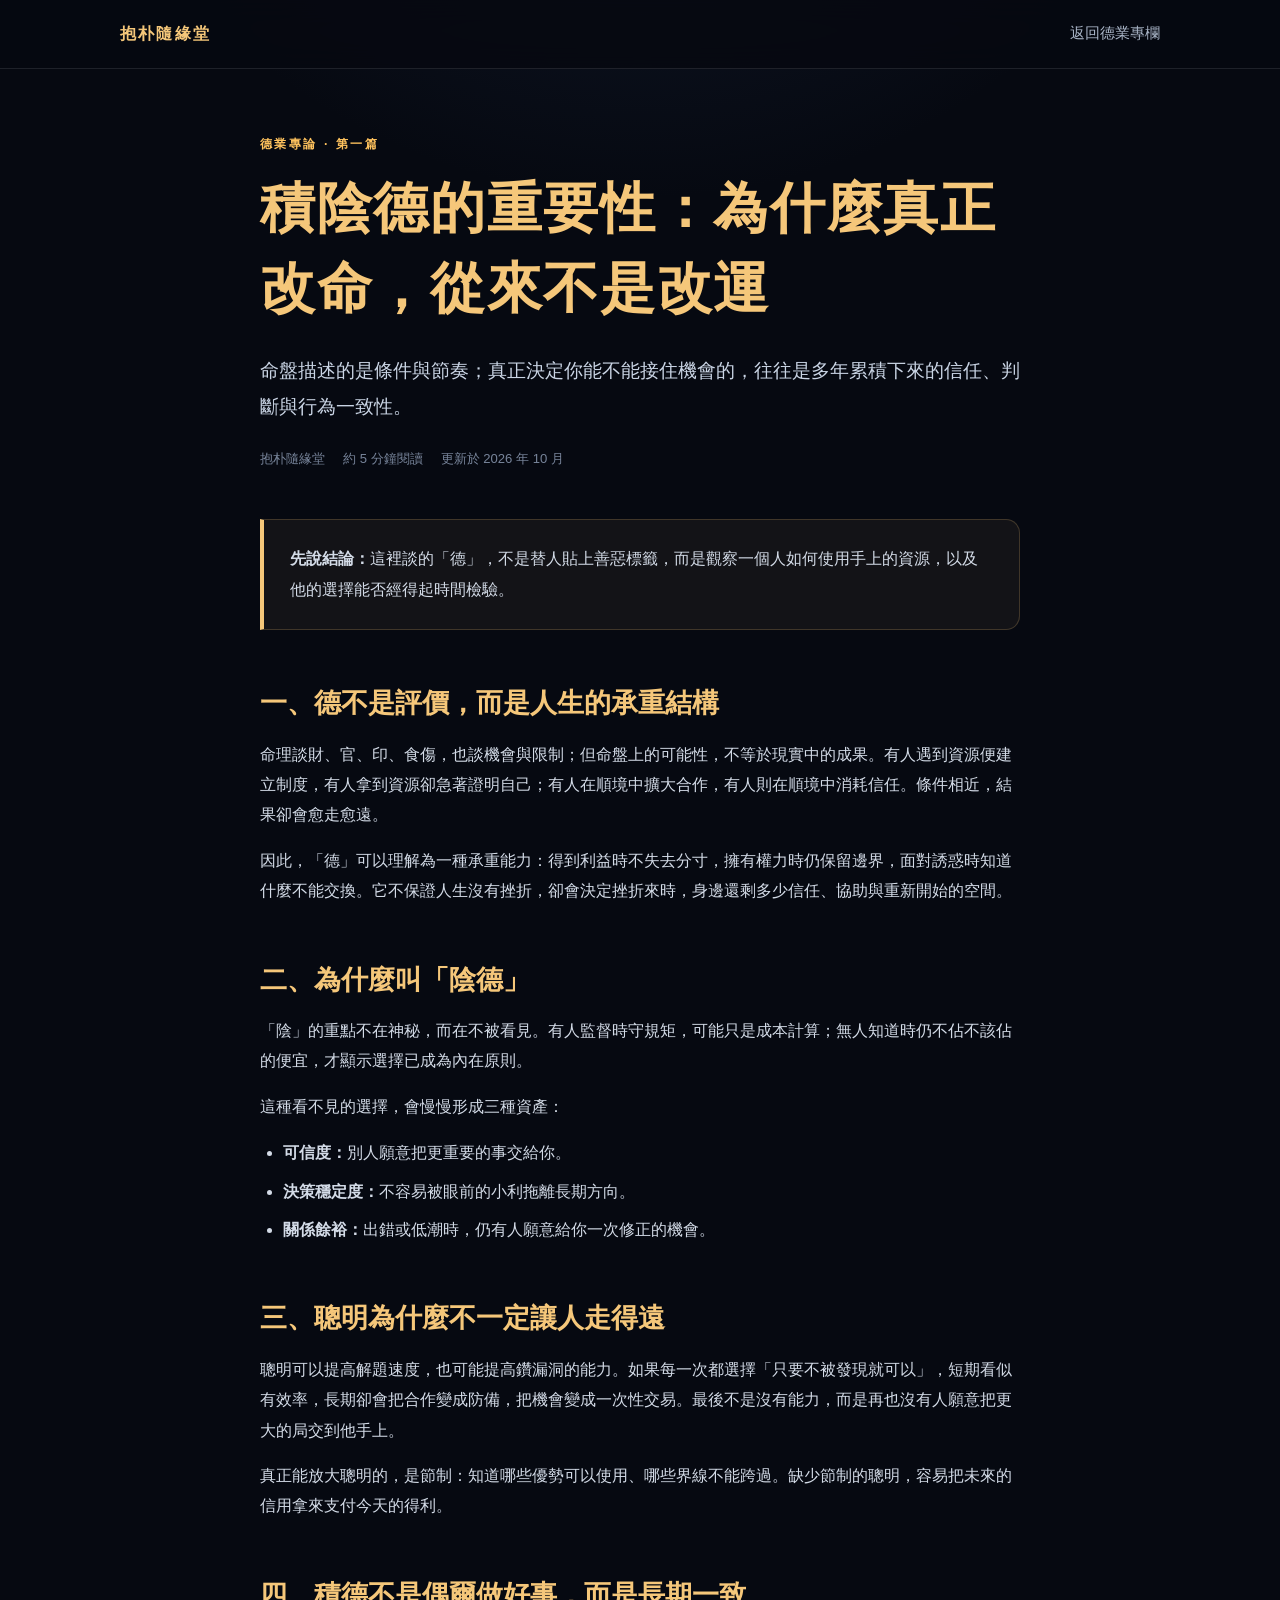
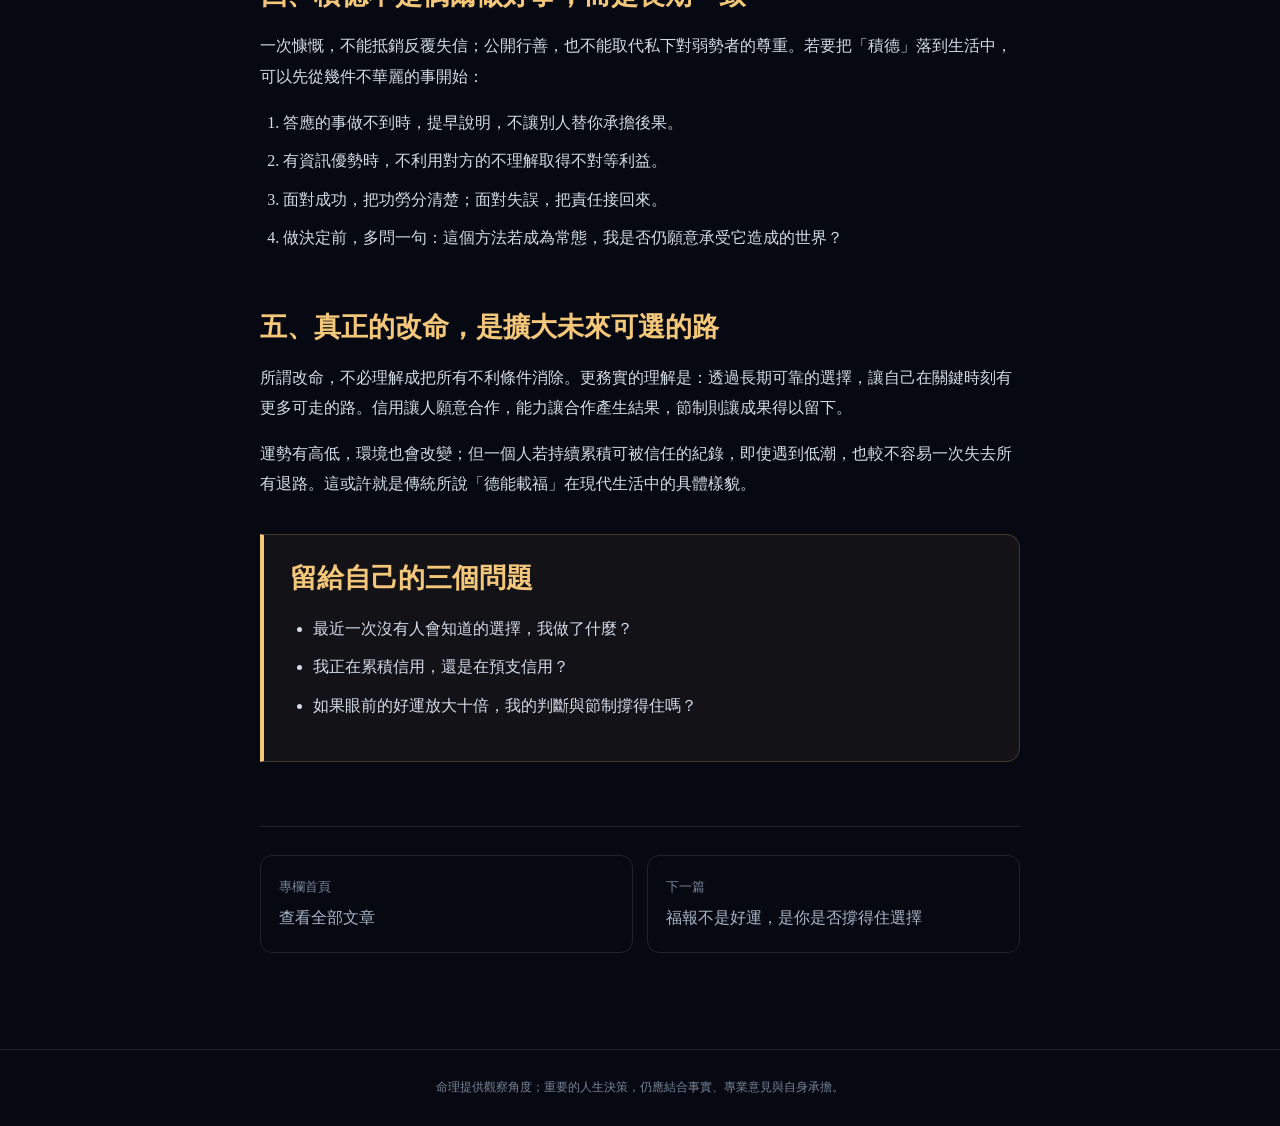
<file: article-yinde.html>
<!DOCTYPE html>
<html lang="zh-Hant-TW">
<head>
  <meta charset="UTF-8" />
  <meta name="viewport" content="width=device-width, initial-scale=1.0" />
  <title>積陰德的重要性：為什麼真正改命，從來不是改運｜抱朴隨緣堂</title>
  <meta name="description" content="從命理結構與長期行為回饋，理解積陰德如何影響信任、選擇空間與人生承載力。" />
  <meta name="robots" content="index, follow" />
  <link rel="canonical" href="https://artisticmagpkj54-oss.github.io/suiyuantang-mvp/article-yinde.html" />
  <meta property="og:type" content="article" />
  <meta property="og:title" content="積陰德的重要性：為什麼真正改命，從來不是改運" />
  <meta property="og:description" content="德不是抽象評價，而是一個人長期建立信任、承擔選擇與保留退路的能力。" />
  <meta property="og:url" content="https://artisticmagpkj54-oss.github.io/suiyuantang-mvp/article-yinde.html" />
  <meta property="og:site_name" content="抱朴隨緣堂" />
  <meta property="og:locale" content="zh_TW" />
  <link rel="stylesheet" href="column.css" />
  <script type="application/ld+json">
  {"@context":"https://schema.org","@type":"Article","headline":"積陰德的重要性：為什麼真正改命，從來不是改運","description":"從命理結構與長期行為回饋，理解積陰德如何影響信任、選擇空間與人生承載力。","dateModified":"2026-10-18","author":{"@type":"Organization","name":"抱朴隨緣堂"},"publisher":{"@type":"Organization","name":"抱朴隨緣堂"},"inLanguage":"zh-TW"}
  </script>
</head>
<body>
  <header class="site-bar"><div class="site-bar-inner"><a class="brand" href="index.html">抱朴隨緣堂</a><a class="back-link" href="column.html">返回德業專欄</a></div></header>
  <article class="article-shell">
    <p class="eyebrow">德業專論 · 第一篇</p>
    <h1>積陰德的重要性：為什麼真正改命，從來不是改運</h1>
    <p class="article-deck">命盤描述的是條件與節奏；真正決定你能不能接住機會的，往往是多年累積下來的信任、判斷與行為一致性。</p>
    <div class="article-meta"><span>抱朴隨緣堂</span><span>約 5 分鐘閱讀</span><span>更新於 2026 年 10 月</span></div>
    <div class="article-body">
      <div class="lead-note"><p><strong>先說結論：</strong>這裡談的「德」，不是替人貼上善惡標籤，而是觀察一個人如何使用手上的資源，以及他的選擇能否經得起時間檢驗。</p></div>
      <h2>一、德不是評價，而是人生的承重結構</h2>
      <p>命理談財、官、印、食傷，也談機會與限制；但命盤上的可能性，不等於現實中的成果。有人遇到資源便建立制度，有人拿到資源卻急著證明自己；有人在順境中擴大合作，有人則在順境中消耗信任。條件相近，結果卻會愈走愈遠。</p>
      <p>因此，「德」可以理解為一種承重能力：得到利益時不失去分寸，擁有權力時仍保留邊界，面對誘惑時知道什麼不能交換。它不保證人生沒有挫折，卻會決定挫折來時，身邊還剩多少信任、協助與重新開始的空間。</p>
      <h2>二、為什麼叫「陰德」</h2>
      <p>「陰」的重點不在神秘，而在不被看見。有人監督時守規矩，可能只是成本計算；無人知道時仍不佔不該佔的便宜，才顯示選擇已成為內在原則。</p>
      <p>這種看不見的選擇，會慢慢形成三種資產：</p>
      <ul><li><strong>可信度：</strong>別人願意把更重要的事交給你。</li><li><strong>決策穩定度：</strong>不容易被眼前的小利拖離長期方向。</li><li><strong>關係餘裕：</strong>出錯或低潮時，仍有人願意給你一次修正的機會。</li></ul>
      <h2>三、聰明為什麼不一定讓人走得遠</h2>
      <p>聰明可以提高解題速度，也可能提高鑽漏洞的能力。如果每一次都選擇「只要不被發現就可以」，短期看似有效率，長期卻會把合作變成防備，把機會變成一次性交易。最後不是沒有能力，而是再也沒有人願意把更大的局交到他手上。</p>
      <p>真正能放大聰明的，是節制：知道哪些優勢可以使用、哪些界線不能跨過。缺少節制的聰明，容易把未來的信用拿來支付今天的得利。</p>
      <h2>四、積德不是偶爾做好事，而是長期一致</h2>
      <p>一次慷慨，不能抵銷反覆失信；公開行善，也不能取代私下對弱勢者的尊重。若要把「積德」落到生活中，可以先從幾件不華麗的事開始：</p>
      <ol><li>答應的事做不到時，提早說明，不讓別人替你承擔後果。</li><li>有資訊優勢時，不利用對方的不理解取得不對等利益。</li><li>面對成功，把功勞分清楚；面對失誤，把責任接回來。</li><li>做決定前，多問一句：這個方法若成為常態，我是否仍願意承受它造成的世界？</li></ol>
      <h2>五、真正的改命，是擴大未來可選的路</h2>
      <p>所謂改命，不必理解成把所有不利條件消除。更務實的理解是：透過長期可靠的選擇，讓自己在關鍵時刻有更多可走的路。信用讓人願意合作，能力讓合作產生結果，節制則讓成果得以留下。</p>
      <p>運勢有高低，環境也會改變；但一個人若持續累積可被信任的紀錄，即使遇到低潮，也較不容易一次失去所有退路。這或許就是傳統所說「德能載福」在現代生活中的具體樣貌。</p>
      <div class="reflection"><h2>留給自己的三個問題</h2><ul><li>最近一次沒有人會知道的選擇，我做了什麼？</li><li>我正在累積信用，還是在預支信用？</li><li>如果眼前的好運放大十倍，我的判斷與節制撐得住嗎？</li></ul></div>
      <nav class="article-nav" aria-label="文章導覽"><a href="column.html"><small>專欄首頁</small>查看全部文章</a><a href="article-fubao-choice.html"><small>下一篇</small>福報不是好運，是你是否撐得住選擇</a></nav>
    </div>
  </article>
  <footer class="site-footer">命理提供觀察角度；重要的人生決策，仍應結合事實、專業意見與自身承擔。</footer>
</body>
</html>
</file>
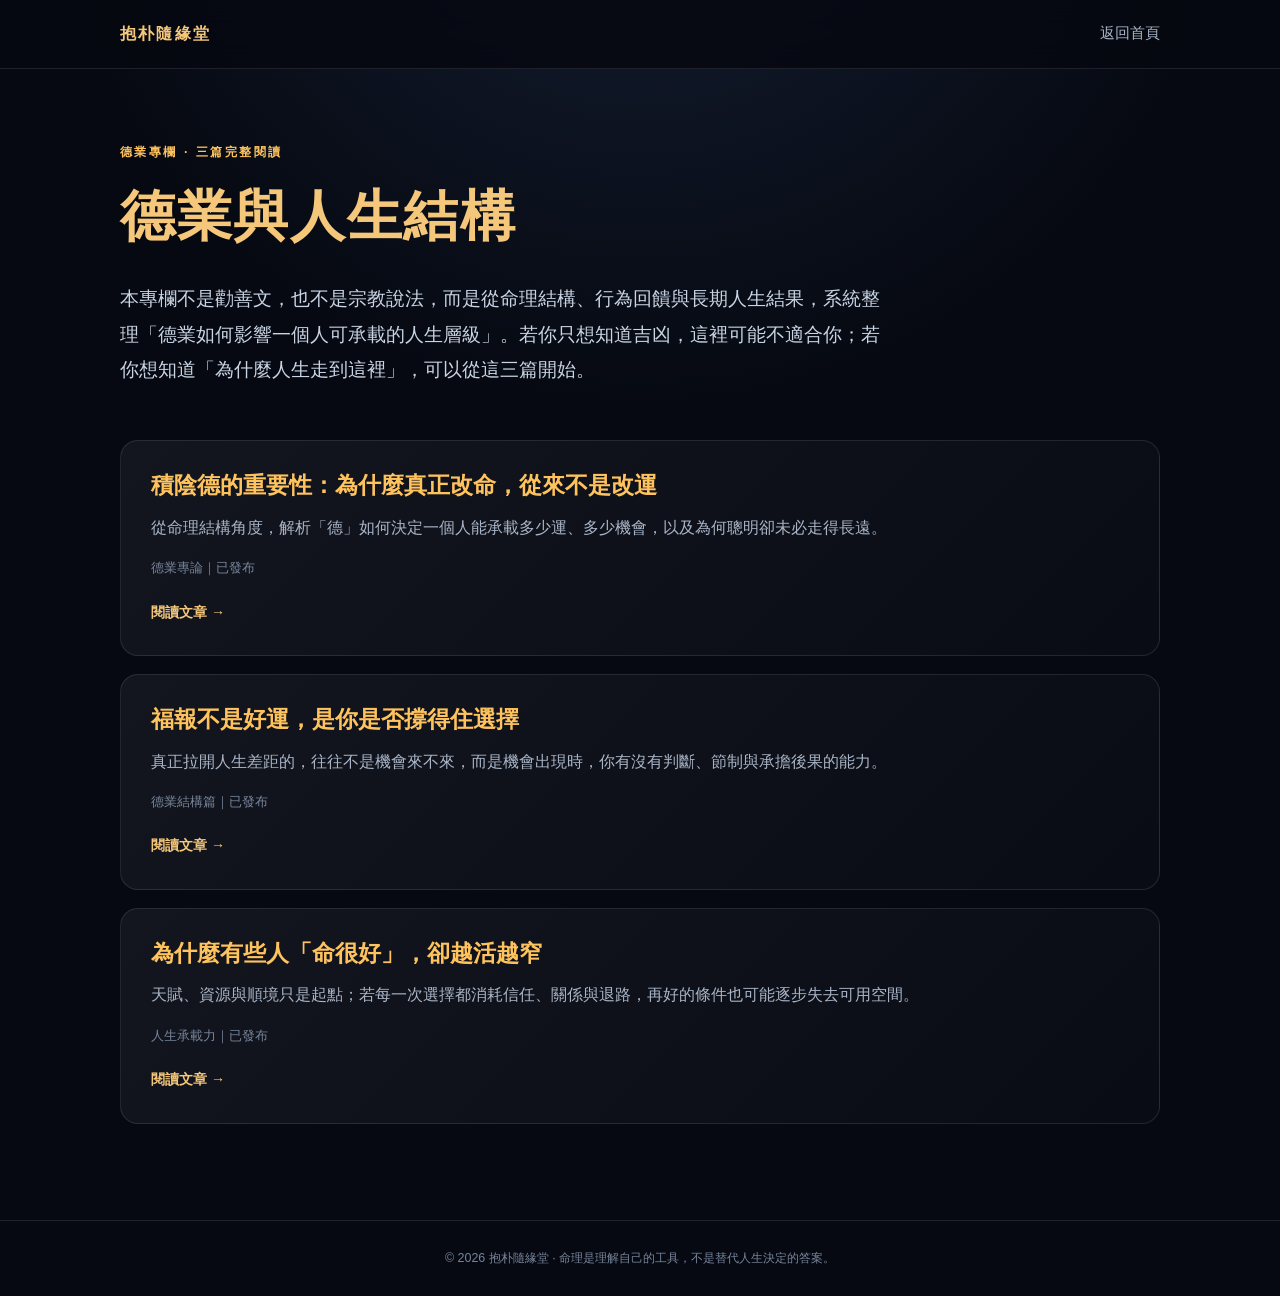
<file: column.html>
<!DOCTYPE html>
<html lang="zh-Hant-TW">
<head>
  <meta charset="UTF-8" />
  <meta name="viewport" content="width=device-width, initial-scale=1.0" />
  <title>德業與人生結構｜抱朴隨緣堂</title>
  <meta name="description" content="從命理結構、行為回饋與長期人生結果，理解德業、福報與人生承載力之間的關係。" />
  <meta name="robots" content="index, follow" />
  <link rel="canonical" href="https://artisticmagpkj54-oss.github.io/suiyuantang-mvp/column.html" />
  <meta property="og:type" content="website" />
  <meta property="og:title" content="德業與人生結構｜抱朴隨緣堂" />
  <meta property="og:description" content="不只問吉凶，進一步理解一個人為何走到今天，以及如何擴大未來的選擇空間。" />
  <meta property="og:url" content="https://artisticmagpkj54-oss.github.io/suiyuantang-mvp/column.html" />
  <meta property="og:site_name" content="抱朴隨緣堂" />
  <meta property="og:locale" content="zh_TW" />
  <link rel="stylesheet" href="column.css" />
</head>
<body>
  <header class="site-bar"><div class="site-bar-inner"><a class="brand" href="index.html">抱朴隨緣堂</a><a class="back-link" href="index.html">返回首頁</a></div></header>
  <main class="container">
    <p class="eyebrow">德業專欄 · 三篇完整閱讀</p>
    <h1>德業與人生結構</h1>
    <p class="intro">本專欄不是勸善文，也不是宗教說法，而是從命理結構、行為回饋與長期人生結果，系統整理「德業如何影響一個人可承載的人生層級」。若你只想知道吉凶，這裡可能不適合你；若你想知道「為什麼人生走到這裡」，可以從這三篇開始。</p>
    <section class="article-list" aria-label="德業專欄文章">
      <a class="article-card" href="article-yinde.html">
        <h2>積陰德的重要性：為什麼真正改命，從來不是改運</h2>
        <p>從命理結構角度，解析「德」如何決定一個人能承載多少運、多少機會，以及為何聰明卻未必走得長遠。</p>
        <div class="meta">德業專論｜已發布</div>
      </a>
      <a class="article-card" href="article-fubao-choice.html">
        <h2>福報不是好運，是你是否撐得住選擇</h2>
        <p>真正拉開人生差距的，往往不是機會來不來，而是機會出現時，你有沒有判斷、節制與承擔後果的能力。</p>
        <div class="meta">德業結構篇｜已發布</div>
      </a>
      <a class="article-card" href="article-good-fate-narrow-life.html">
        <h2>為什麼有些人「命很好」，卻越活越窄</h2>
        <p>天賦、資源與順境只是起點；若每一次選擇都消耗信任、關係與退路，再好的條件也可能逐步失去可用空間。</p>
        <div class="meta">人生承載力｜已發布</div>
      </a>
    </section>
  </main>
  <footer class="site-footer">© 2026 抱朴隨緣堂 · 命理是理解自己的工具，不是替代人生決定的答案。</footer>
</body>
</html>
</file>
<file: column.css>
:root {
  color-scheme: dark;
  --bg: #060911;
  --panel: #101622;
  --gold: #f5c77a;
  --gold-strong: #ffc35e;
  --text: #e8edf5;
  --muted: #a9b5c7;
  --faint: #77849a;
  --line: rgba(255, 255, 255, 0.1);
  --max: 1040px;
}
* { box-sizing: border-box; }
html { scroll-behavior: smooth; }
body {
  margin: 0;
  min-height: 100vh;
  font-family: "Noto Serif TC", "Songti TC", "PMingLiU", serif;
  background: radial-gradient(circle at 50% -15%, rgba(47, 70, 113, 0.36), transparent 38rem), var(--bg);
  color: var(--text);
  line-height: 1.9;
}
a { color: inherit; }
a:focus-visible { outline: 3px solid var(--gold); outline-offset: 4px; border-radius: 4px; }
.site-bar { border-bottom: 1px solid var(--line); background: rgba(6, 9, 17, 0.86); backdrop-filter: blur(14px); }
.site-bar-inner { width: min(calc(100% - 40px), var(--max)); min-height: 68px; margin: 0 auto; display: flex; align-items: center; justify-content: space-between; gap: 20px; }
.brand, .back-link { text-decoration: none; font-family: "Noto Sans TC", "Microsoft JhengHei", sans-serif; }
.brand { color: var(--gold); font-weight: 700; letter-spacing: 0.14em; }
.back-link { color: var(--muted); font-size: 0.92rem; }
.back-link:hover { color: var(--text); }
.container { width: min(calc(100% - 40px), var(--max)); margin: 0 auto; padding: 72px 0 96px; }
.eyebrow { margin: 0 0 12px; color: var(--gold-strong); font-family: "Noto Sans TC", "Microsoft JhengHei", sans-serif; font-size: 0.78rem; font-weight: 700; letter-spacing: 0.2em; text-transform: uppercase; }
h1, h2, h3 { line-height: 1.45; }
h1 { max-width: 820px; margin: 0; color: var(--gold); font-size: clamp(2rem, 5vw, 3.45rem); letter-spacing: 0.03em; }
.intro, .article-deck { max-width: 760px; margin: 24px 0 0; color: #c9d4e4; font-size: clamp(1.05rem, 2vw, 1.18rem); }
.article-list { display: grid; gap: 18px; margin-top: 52px; }
.article-card { position: relative; display: block; padding: 28px 30px; overflow: hidden; border: 1px solid var(--line); border-radius: 18px; background: linear-gradient(135deg, rgba(255, 255, 255, 0.055), rgba(255, 255, 255, 0.015)); text-decoration: none; transition: transform 180ms ease, border-color 180ms ease, background 180ms ease; }
.article-card::after { content: "閱讀文章 →"; display: inline-block; margin-top: 18px; color: var(--gold); font-family: "Noto Sans TC", "Microsoft JhengHei", sans-serif; font-size: 0.88rem; font-weight: 700; }
.article-card:hover { transform: translateY(-3px); border-color: rgba(245, 199, 122, 0.38); background: linear-gradient(135deg, rgba(245, 199, 122, 0.09), rgba(255, 255, 255, 0.02)); }
.article-card h2 { margin: 0 0 10px; color: var(--gold-strong); font-size: clamp(1.18rem, 2.6vw, 1.45rem); }
.article-card p { max-width: 780px; margin: 0; color: var(--muted); }
.meta { margin-top: 13px; color: var(--faint); font-family: "Noto Sans TC", "Microsoft JhengHei", sans-serif; font-size: 0.8rem; }
.article-shell { width: min(calc(100% - 40px), 760px); margin: 0 auto; padding: 64px 0 96px; }
.article-meta { display: flex; flex-wrap: wrap; gap: 8px 18px; margin-top: 22px; color: var(--faint); font-family: "Noto Sans TC", "Microsoft JhengHei", sans-serif; font-size: 0.82rem; }
.article-body { margin-top: 48px; }
.article-body h2 { margin: 54px 0 16px; color: var(--gold); font-size: clamp(1.35rem, 3vw, 1.7rem); }
.article-body h3 { margin: 34px 0 10px; color: #f2d8a5; font-size: 1.1rem; }
.article-body p, .article-body li { color: #d3dbe7; }
.article-body p { margin: 15px 0; }
.article-body ul, .article-body ol { padding-left: 1.45rem; }
.article-body li + li { margin-top: 8px; }
.lead-note, .reflection { margin: 34px 0; padding: 24px 26px; border: 1px solid rgba(245, 199, 122, 0.2); border-left: 4px solid var(--gold); border-radius: 0 14px 14px 0; background: rgba(245, 199, 122, 0.055); }
.lead-note p, .reflection p { margin: 0; }
.reflection h2 { margin-top: 0; }
.article-nav { display: grid; grid-template-columns: repeat(2, minmax(0, 1fr)); gap: 14px; margin-top: 64px; padding-top: 28px; border-top: 1px solid var(--line); }
.article-nav a { padding: 18px; border: 1px solid var(--line); border-radius: 12px; color: var(--muted); text-decoration: none; }
.article-nav a:hover { border-color: rgba(245, 199, 122, 0.34); color: var(--gold); }
.article-nav small { display: block; margin-bottom: 4px; color: var(--faint); font-family: "Noto Sans TC", "Microsoft JhengHei", sans-serif; }
.site-footer { padding: 26px 20px; border-top: 1px solid var(--line); color: var(--faint); text-align: center; font-family: "Noto Sans TC", "Microsoft JhengHei", sans-serif; font-size: 0.78rem; }
@media (max-width: 620px) {
  .site-bar-inner { min-height: 60px; }
  .container { padding-top: 52px; }
  .article-card { padding: 23px 21px; }
  .article-shell { padding-top: 48px; }
  .article-nav { grid-template-columns: 1fr; }
}
@media (prefers-reduced-motion: reduce) {
  html { scroll-behavior: auto; }
  .article-card { transition: none; }
}
</file>
